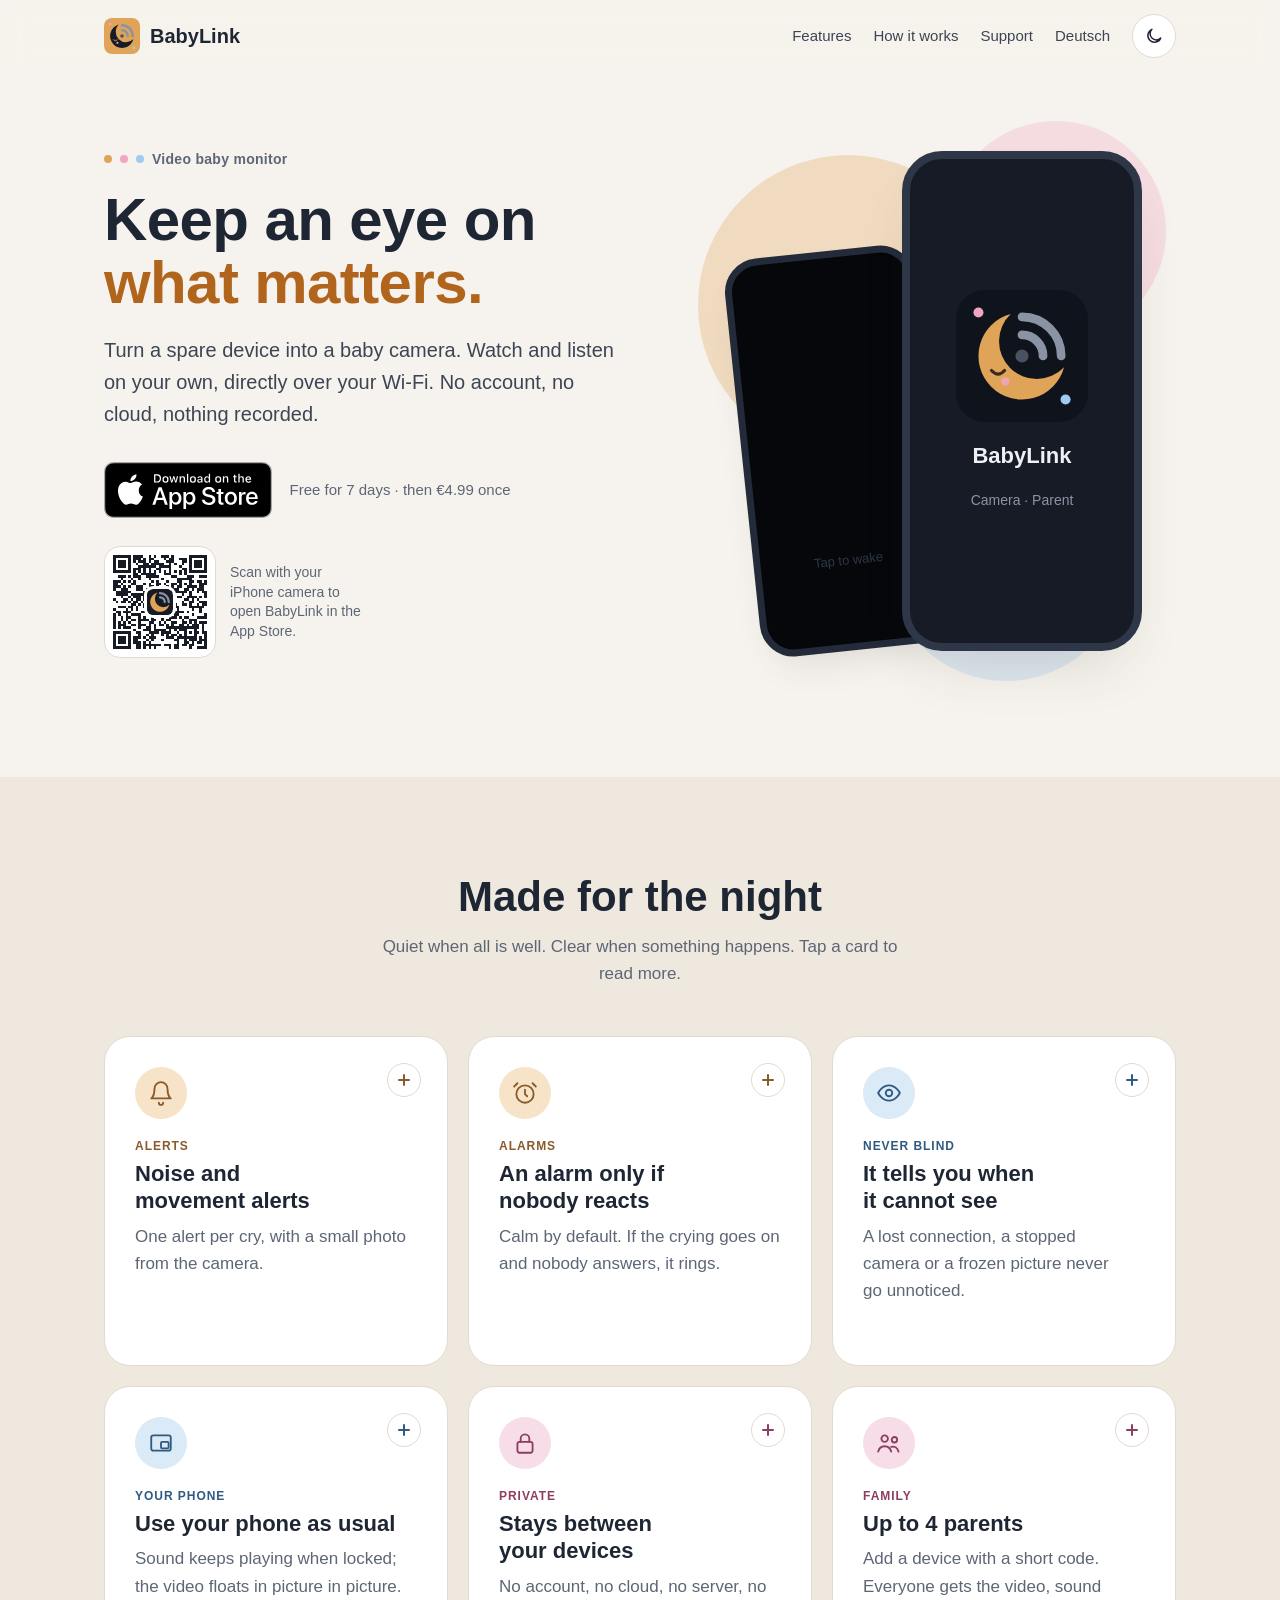
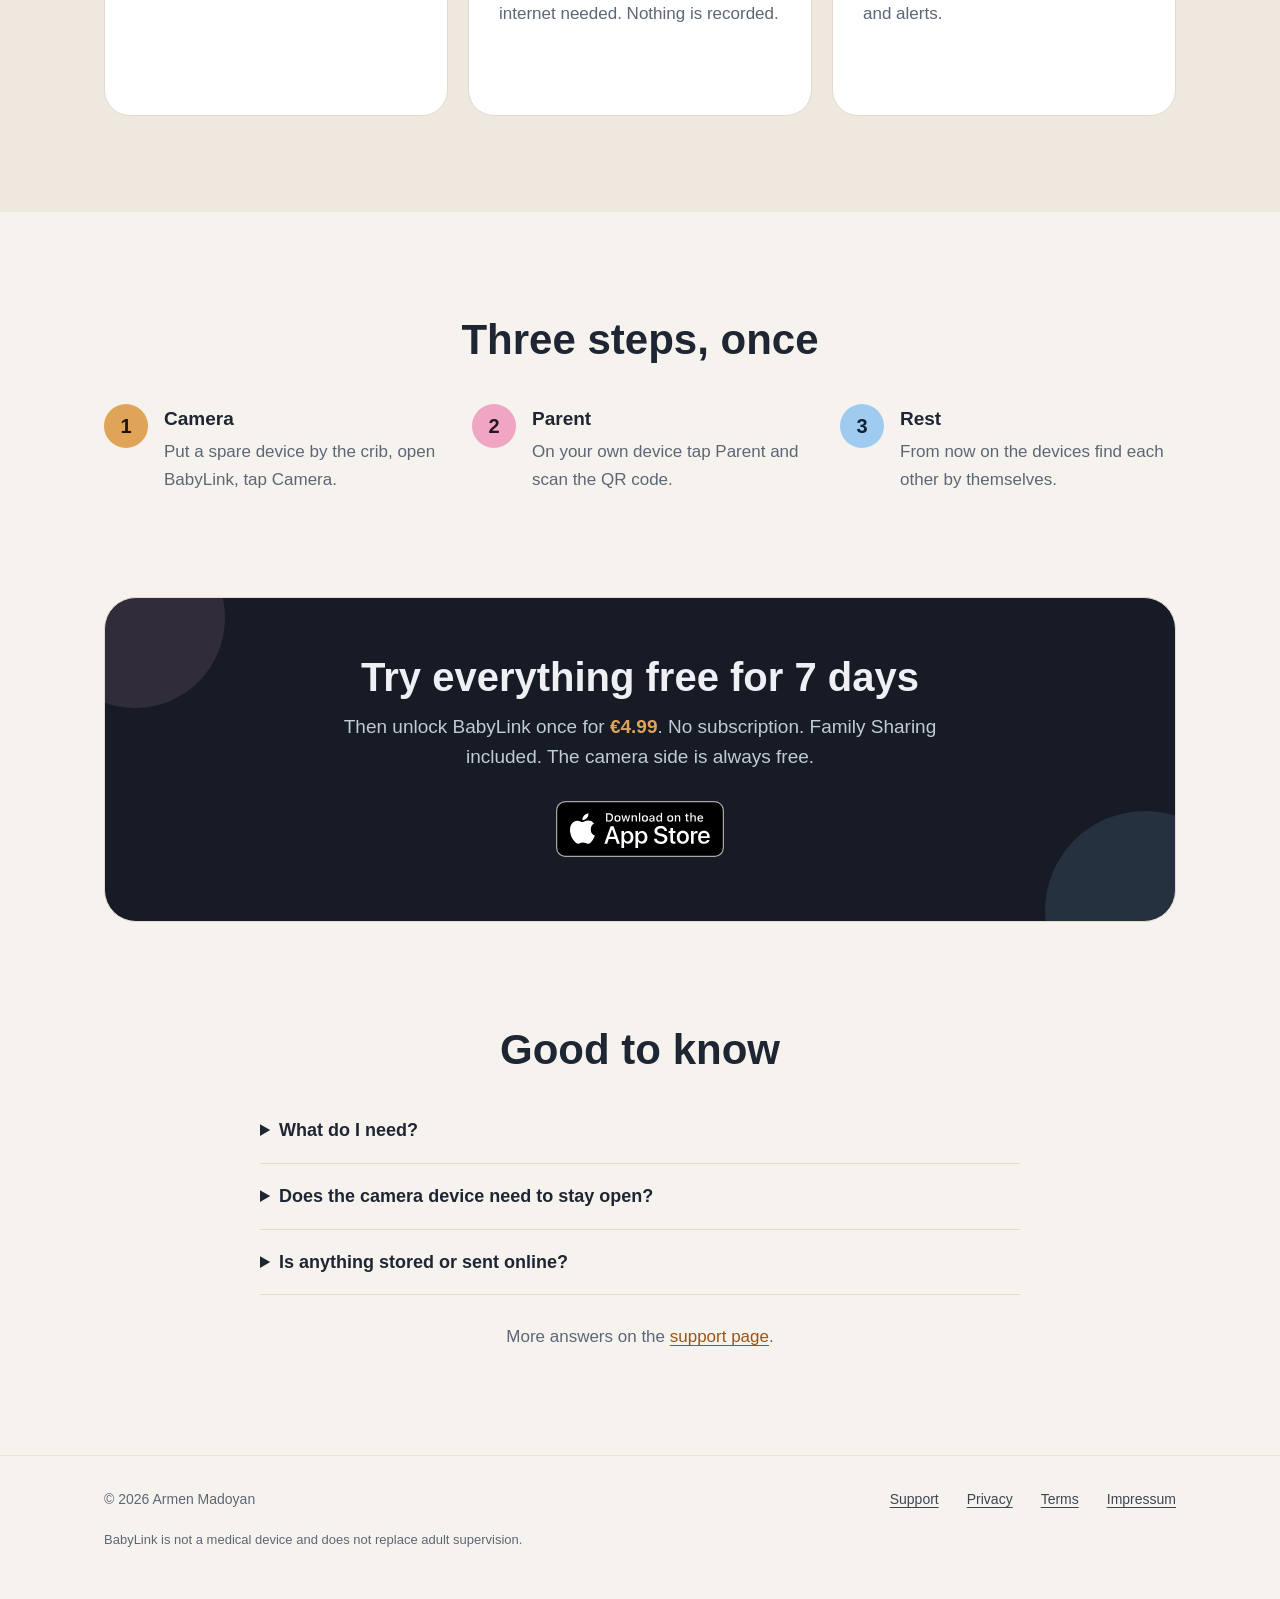
<file: index.html>
<!doctype html>
<html lang="en">
<head>
<meta charset="utf-8">
<meta name="viewport" content="width=device-width,initial-scale=1">
<title>BabyLink: video baby monitor</title>
<meta name="description" content="Turn a spare device into a baby camera. Live video and sound directly over your Wi-Fi. No account, no cloud, nothing recorded.">
<!-- shared:head (copied to the other pages by tools/sync.mjs) -->
<meta name="theme-color" content="#252e3d" media="(prefers-color-scheme: dark)">
<meta name="theme-color" content="#f6f3ee" media="(prefers-color-scheme: light)">
<link rel="icon" href="icon.svg" type="image/svg+xml" media="(prefers-color-scheme: dark)">
<link rel="icon" href="icon-day.svg" type="image/svg+xml" media="(prefers-color-scheme: light)">
<link rel="apple-touch-icon" href="apple-touch-icon.png">
<link rel="stylesheet" href="style.css">
<script>try{var t=localStorage.getItem('babylink.theme');if(t==='light'||t==='dark')document.documentElement.dataset.theme=t}catch(e){}</script>
<!-- /shared:head -->
</head>
<body>

<!-- shared:header -->
<header class="site-header">
  <div class="wrap header-row">
  <a class="brand" href="index.html">
    <svg class="logo-night" viewBox="0 0 100 100" aria-hidden="true"><rect width="100" height="100" rx="22" fill="#161b26"/><circle cx="17" cy="17" r="3.8" fill="#f0a6c2"/><circle cx="83" cy="83" r="3.8" fill="#9fcbf0"/><g transform="translate(50 50) scale(1.1)"><path d="M28.98 7.78 A30 30 0 1 1 -7.78 -28.98 A26 26 0 1 0 28.98 7.78 Z" fill="#e0a458"/><path d="M-21 10 Q-16.5 15 -12 10" fill="none" stroke="#3B2A20" stroke-width="2.2" stroke-linecap="round"/><circle cx="-11.5" cy="17.5" r="2.8" fill="#f0a6c2" opacity="0.85"/><path d="M0 -27 A27 27 0 0 1 27 0 M0 -14.5 A14.5 14.5 0 0 1 14.5 0" fill="none" stroke="#8a93a3" stroke-width="6" stroke-linecap="round"/><circle r="4.5" fill="#4a5160"/></g></svg>
    <svg class="logo-day" viewBox="0 0 100 100" aria-hidden="true"><rect width="100" height="100" rx="22" fill="#e0a458"/><circle cx="17" cy="17" r="3.8" fill="#f0a6c2"/><circle cx="83" cy="83" r="3.8" fill="#9fcbf0"/><g transform="translate(50 50) scale(1.1)"><path d="M28.98 7.78 A30 30 0 1 1 -7.78 -28.98 A26 26 0 1 0 28.98 7.78 Z" fill="#161b26"/><path d="M-21 10 Q-16.5 15 -12 10" fill="none" stroke="#e0a458" stroke-width="2.2" stroke-linecap="round"/><circle cx="-11.5" cy="17.5" r="2.8" fill="#f0a6c2" opacity="0.85"/><path d="M0 -27 A27 27 0 0 1 27 0 M0 -14.5 A14.5 14.5 0 0 1 14.5 0" fill="none" stroke="#8a93a3" stroke-width="6" stroke-linecap="round"/><circle r="4.5" fill="#4a5160"/></g></svg>
    BabyLink
  </a>
  <nav class="site-nav" aria-label="Main">
    <a href="index.html#features">Features</a>
    <a href="index.html#how">How it works</a>
    <a href="support.html">Support</a>
    <a class="lang" href="de/index.html" hreflang="de" lang="de">Deutsch</a>
    <button class="theme-toggle" type="button" aria-label="Switch the theme">
      <svg class="sun" viewBox="0 0 24 24" aria-hidden="true"><circle cx="12" cy="12" r="4"/><path d="M12 2v2M12 20v2M4.9 4.9l1.4 1.4M17.7 17.7l1.4 1.4M2 12h2M20 12h2M4.9 19.1l1.4-1.4M17.7 6.3l1.4-1.4"/></svg>
      <svg class="moon" viewBox="0 0 24 24" aria-hidden="true"><path d="M20 14.5A8 8 0 1 1 9.5 4a6.5 6.5 0 0 0 10.5 10.5z"/></svg>
    </button>
  </nav>
  </div>
</header>
<!-- /shared:header -->

<main>
  <section class="wrap hero" id="top">
    <div class="hero-text">
      <p class="kicker"><span class="dot amber"></span><span class="dot rose"></span><span class="dot sky"></span>Video baby monitor</p>
      <h1>Keep an eye on <span>what matters.</span></h1>
      <p class="lead">Turn a spare device into a baby camera. Watch and listen on your own, directly over your Wi-Fi. No account, no cloud, nothing recorded.</p>
      <div class="cta" style="margin-bottom: 28px">
        <!-- Apple's official badge (toolbox.marketingtools.apple.com), unchanged. -->
        <a class="badge" href="https://apps.apple.com/app/id6830186237"><img src="img/app-store-badge.svg" alt="Download on the App Store" width="168" height="56"></a>
        <span class="price-note">Free for 7 days · then €4.99 once</span>
      </div>
      <!-- The QR code opens BabyLink in the App Store (id 6830186237). -->
      <div class="qr">
        <div class="qr-code">
          <img src="qr-appstore.svg" alt="QR code: BabyLink in the App Store" width="96" height="96">
          <svg class="qr-icon" viewBox="0 0 100 100" aria-hidden="true"><rect width="100" height="100" rx="22" fill="#161b26"/><g transform="translate(50 50) scale(1.25)"><path d="M28.98 7.78 A30 30 0 1 1 -7.78 -28.98 A26 26 0 1 0 28.98 7.78 Z" fill="#e0a458"/><path d="M0 -27 A27 27 0 0 1 27 0 M0 -14.5 A14.5 14.5 0 0 1 14.5 0" fill="none" stroke="#8a93a3" stroke-width="7" stroke-linecap="round"/></g></svg>
        </div>
        <p>Scan with your iPhone camera to open BabyLink in the App Store.</p>
      </div>
    </div>
    <div class="hero-art" aria-hidden="true">
      <div class="glow amber"></div>
      <div class="glow rose"></div>
      <div class="glow sky"></div>
      <!-- Screenshots come later: replace the two phones' content with images. -->
      <div class="phones">
        <div class="phone camera">Tap to wake</div>
        <div class="phone parent">
          <svg viewBox="0 0 100 100"><rect width="100" height="100" rx="22" fill="#0f131c"/><circle cx="17" cy="17" r="3.8" fill="#f0a6c2"/><circle cx="83" cy="83" r="3.8" fill="#9fcbf0"/><g transform="translate(50 50) scale(1.1)"><path d="M28.98 7.78 A30 30 0 1 1 -7.78 -28.98 A26 26 0 1 0 28.98 7.78 Z" fill="#e0a458"/><path d="M-21 10 Q-16.5 15 -12 10" fill="none" stroke="#3B2A20" stroke-width="2.2" stroke-linecap="round"/><circle cx="-11.5" cy="17.5" r="2.8" fill="#f0a6c2" opacity="0.85"/><path d="M0 -27 A27 27 0 0 1 27 0 M0 -14.5 A14.5 14.5 0 0 1 14.5 0" fill="none" stroke="#8a93a3" stroke-width="6" stroke-linecap="round"/><circle r="4.5" fill="#4a5160"/></g></svg>
          <p>BabyLink</p>
          <small>Camera · Parent</small>
        </div>
      </div>
    </div>
  </section>

  <section class="band" id="features">
    <div class="wrap">
      <h2 class="section-title">Made for the night</h2>
      <p class="section-lead">Quiet when all is well. Clear when something happens. Tap a card to read more.</p>
      <div class="tiles">
        <div class="tile amber">
          <button class="tile-toggle" type="button" aria-expanded="false" aria-controls="more-alerts" aria-labelledby="t-alerts">
            <span class="more-sign" aria-hidden="true"><svg viewBox="0 0 16 16"><path d="M8 3v10M3 8h10"/></svg></span>
          </button>
          <div class="tile-icon"><svg viewBox="0 0 24 24" aria-hidden="true"><path d="M6 8a6 6 0 0 1 12 0c0 7 3 9 3 9H3s3-2 3-9"/><path d="M10 21a2 2 0 0 0 4 0"/></svg></div>
          <p class="label">Alerts</p>
          <h3 id="t-alerts">Noise and movement alerts</h3>
          <p class="short">One alert per cry, with a small photo from the camera.</p>
          <div class="detail" id="more-alerts" aria-hidden="true"><p>When a sound lasts long enough, you get one notification for the whole cry, with the last picture from the camera, even on a locked phone. Low reacts only to loud crying, High also to quiet sounds. Movement alerts are off until you turn them on.</p></div>
        </div>

        <div class="tile amber">
          <button class="tile-toggle" type="button" aria-expanded="false" aria-controls="more-alarms" aria-labelledby="t-alarms">
            <span class="more-sign" aria-hidden="true"><svg viewBox="0 0 16 16"><path d="M8 3v10M3 8h10"/></svg></span>
          </button>
          <div class="tile-icon"><svg viewBox="0 0 24 24" aria-hidden="true"><circle cx="12" cy="13" r="8"/><path d="M12 9v4l2 2M5 3L2 6M19 3l3 3"/></svg></div>
          <p class="label">Alarms</p>
          <h3 id="t-alarms">An alarm only if nobody reacts</h3>
          <p class="short">Calm by default. If the crying goes on and nobody answers, it rings.</p>
          <div class="detail" id="more-alarms" aria-hidden="true"><p>If your baby cries for a while, the sound on your phone is off and nobody reacts, an alarm starts: quietly, then louder. It rings even on silent, as loud as your volume allows. One touch stops it. You choose when: after 30 seconds, 1 or 2 minutes.</p></div>
        </div>

        <div class="tile sky">
          <button class="tile-toggle" type="button" aria-expanded="false" aria-controls="more-blind" aria-labelledby="t-blind">
            <span class="more-sign" aria-hidden="true"><svg viewBox="0 0 16 16"><path d="M8 3v10M3 8h10"/></svg></span>
          </button>
          <div class="tile-icon"><svg viewBox="0 0 24 24" aria-hidden="true"><path d="M2 12s3.5-7 10-7 10 7 10 7-3.5 7-10 7S2 12 2 12z"/><circle cx="12" cy="12" r="3"/></svg></div>
          <p class="label">Never blind</p>
          <h3 id="t-blind">It tells you when it cannot see</h3>
          <p class="short">A lost connection, a stopped camera or a frozen picture never go unnoticed.</p>
          <div class="detail" id="more-blind" aria-hidden="true"><p>BabyLink checks all the time that picture and sound really arrive. Wi-Fi gone, camera device locked, picture frozen: you get a notification within about 15 seconds, and an alarm if nobody reacts. It also warns when the camera device&#x27;s battery is low or it gets too warm.</p></div>
        </div>

        <div class="tile sky">
          <button class="tile-toggle" type="button" aria-expanded="false" aria-controls="more-phone" aria-labelledby="t-phone">
            <span class="more-sign" aria-hidden="true"><svg viewBox="0 0 16 16"><path d="M8 3v10M3 8h10"/></svg></span>
          </button>
          <div class="tile-icon"><svg viewBox="0 0 24 24" aria-hidden="true"><rect x="3" y="5" width="18" height="14" rx="2"/><rect x="12" y="11" width="7" height="6" rx="1"/></svg></div>
          <p class="label">Your phone</p>
          <h3 id="t-phone">Use your phone as usual</h3>
          <p class="short">Sound keeps playing when locked; the video floats in picture in picture.</p>
          <div class="detail" id="more-phone" aria-hidden="true"><p>Read, write or watch something else: the video stays in a small window on top, and the sound keeps playing with the screen locked. Alerts arrive as notifications. If BabyLink is closed by mistake, your phone tells you it is not watching any more.</p></div>
        </div>

        <div class="tile rose">
          <button class="tile-toggle" type="button" aria-expanded="false" aria-controls="more-private" aria-labelledby="t-private">
            <span class="more-sign" aria-hidden="true"><svg viewBox="0 0 16 16"><path d="M8 3v10M3 8h10"/></svg></span>
          </button>
          <div class="tile-icon"><svg viewBox="0 0 24 24" aria-hidden="true"><rect x="5" y="11" width="14" height="10" rx="2"/><path d="M8 11V8a4 4 0 0 1 8 0v3"/></svg></div>
          <p class="label">Private</p>
          <h3 id="t-private">Stays between your devices</h3>
          <p class="short">No account, no cloud, no server, no internet needed. Nothing is recorded.</p>
          <div class="detail" id="more-private" aria-hidden="true"><p>Video and sound go straight from one device to the other over your own Wi-Fi, encrypted. Nobody else can watch, not even us: there is no server to send them to. No internet at all? One phone&#x27;s hotspot is enough.</p></div>
        </div>

        <div class="tile rose">
          <button class="tile-toggle" type="button" aria-expanded="false" aria-controls="more-family" aria-labelledby="t-family">
            <span class="more-sign" aria-hidden="true"><svg viewBox="0 0 16 16"><path d="M8 3v10M3 8h10"/></svg></span>
          </button>
          <div class="tile-icon"><svg viewBox="0 0 24 24" aria-hidden="true"><circle cx="8" cy="8" r="3"/><circle cx="17" cy="9" r="2.5"/><path d="M2 20c.8-3.5 3.2-5 6-5s5.2 1.5 6 5M14 15.5c2.7-.6 5.8.6 6.8 4.5"/></svg></div>
          <p class="label">Family</p>
          <h3 id="t-family">Up to 4 parents</h3>
          <p class="short">Add a device with a short code. Everyone gets the video, sound and alerts.</p>
          <div class="detail" id="more-family" aria-hidden="true"><p>Up to four parent devices watch one camera, each with its own sound and alerts. A new device joins with a short code that works once, for 10 minutes. Any device can rename or remove the others, and two devices can swap camera and parent.</p></div>
        </div>

      </div>
    </div>
  </section>

  <section class="wrap section" id="how">
    <h2 class="section-title">Three steps, once</h2>
    <ol class="steps">
      <li><span class="num amber">1</span><span><strong>Camera</strong><span>Put a spare device by the crib, open BabyLink, tap Camera.</span></span></li>
      <li><span class="num rose">2</span><span><strong>Parent</strong><span>On your own device tap Parent and scan the QR code.</span></span></li>
      <li><span class="num sky">3</span><span><strong>Rest</strong><span>From now on the devices find each other by themselves.</span></span></li>
    </ol>
  </section>

  <section class="wrap section" id="price">
    <div class="price">
      <div class="glow rose" aria-hidden="true"></div>
      <div class="glow sky" aria-hidden="true"></div>
      <h2>Try everything free for 7 days</h2>
      <p>Then unlock BabyLink once for <strong>€4.99</strong>. No subscription. Family Sharing included. The camera side is always free.</p>
      <a class="badge" href="https://apps.apple.com/app/id6830186237"><img src="img/app-store-badge.svg" alt="Download on the App Store" width="168" height="56"></a>
    </div>
  </section>

  <section class="wrap section">
    <div class="faq">
      <h2 class="section-title" style="margin-bottom: 24px">Good to know</h2>
      <details class="q">
        <summary>What do I need?</summary>
        <p>Two or more devices with BabyLink on the same Wi-Fi, or on one phone's hotspot.</p>
      </details>
      <details class="q">
        <summary>Does the camera device need to stay open?</summary>
        <p>Yes. The camera stops when the device is locked, so BabyLink keeps it open and dims its screen to black. Put it on a charger for the night.</p>
      </details>
      <details class="q">
        <summary>Is anything stored or sent online?</summary>
        <p>No. There is no server and nothing is recorded. Read the <a href="privacy.html">Privacy Policy</a>.</p>
      </details>
      <p class="more">More answers on the <a href="support.html">support page</a>.</p>
    </div>
  </section>
</main>

<!-- shared:footer -->
<footer class="site-footer">
  <div class="wrap">
    <span class="copy">© 2026 Armen Madoyan</span>
    <a href="support.html">Support</a>
    <a href="privacy.html">Privacy</a>
    <a href="terms.html">Terms</a>
    <a href="impressum.html">Impressum</a>
    <p class="note">BabyLink is not a medical device and does not replace adult supervision.</p>
  </div>
</footer>
<script src="site.js"></script>
<!-- /shared:footer -->

</body>
</html>
</file>
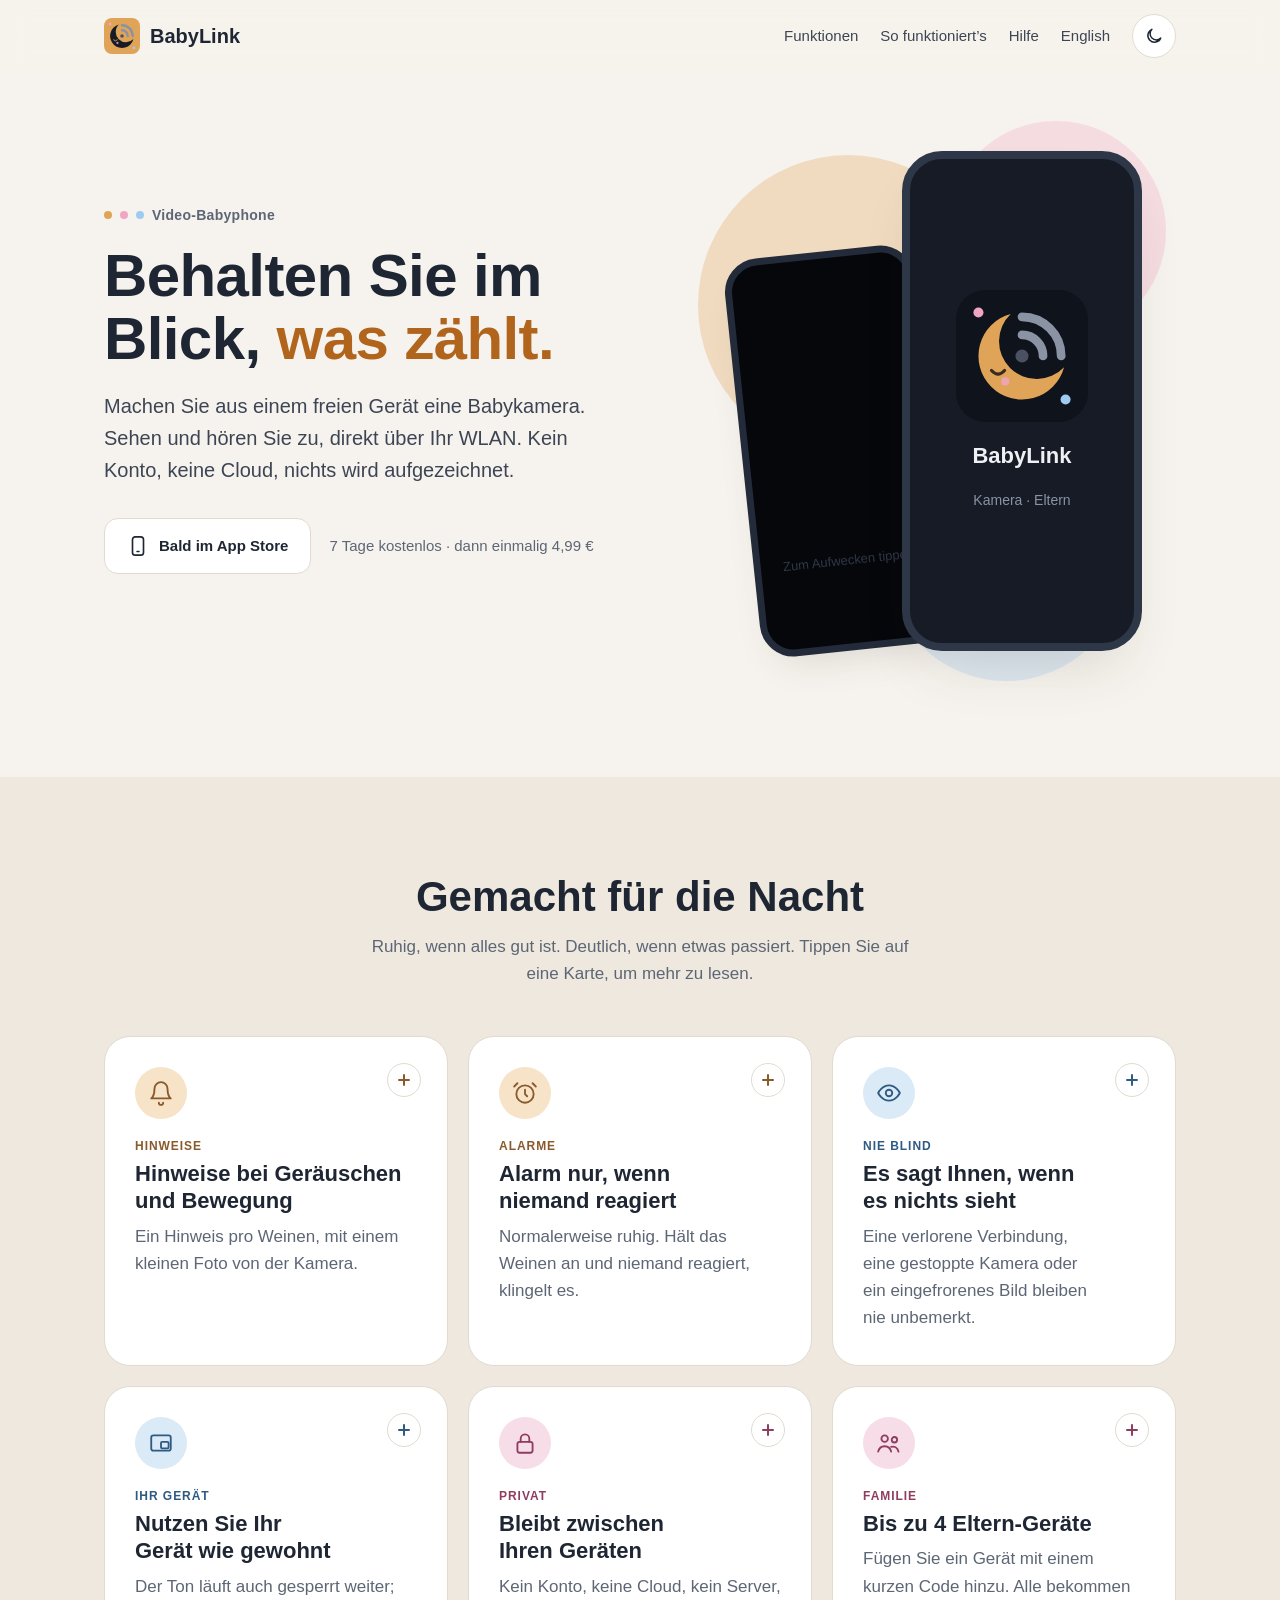
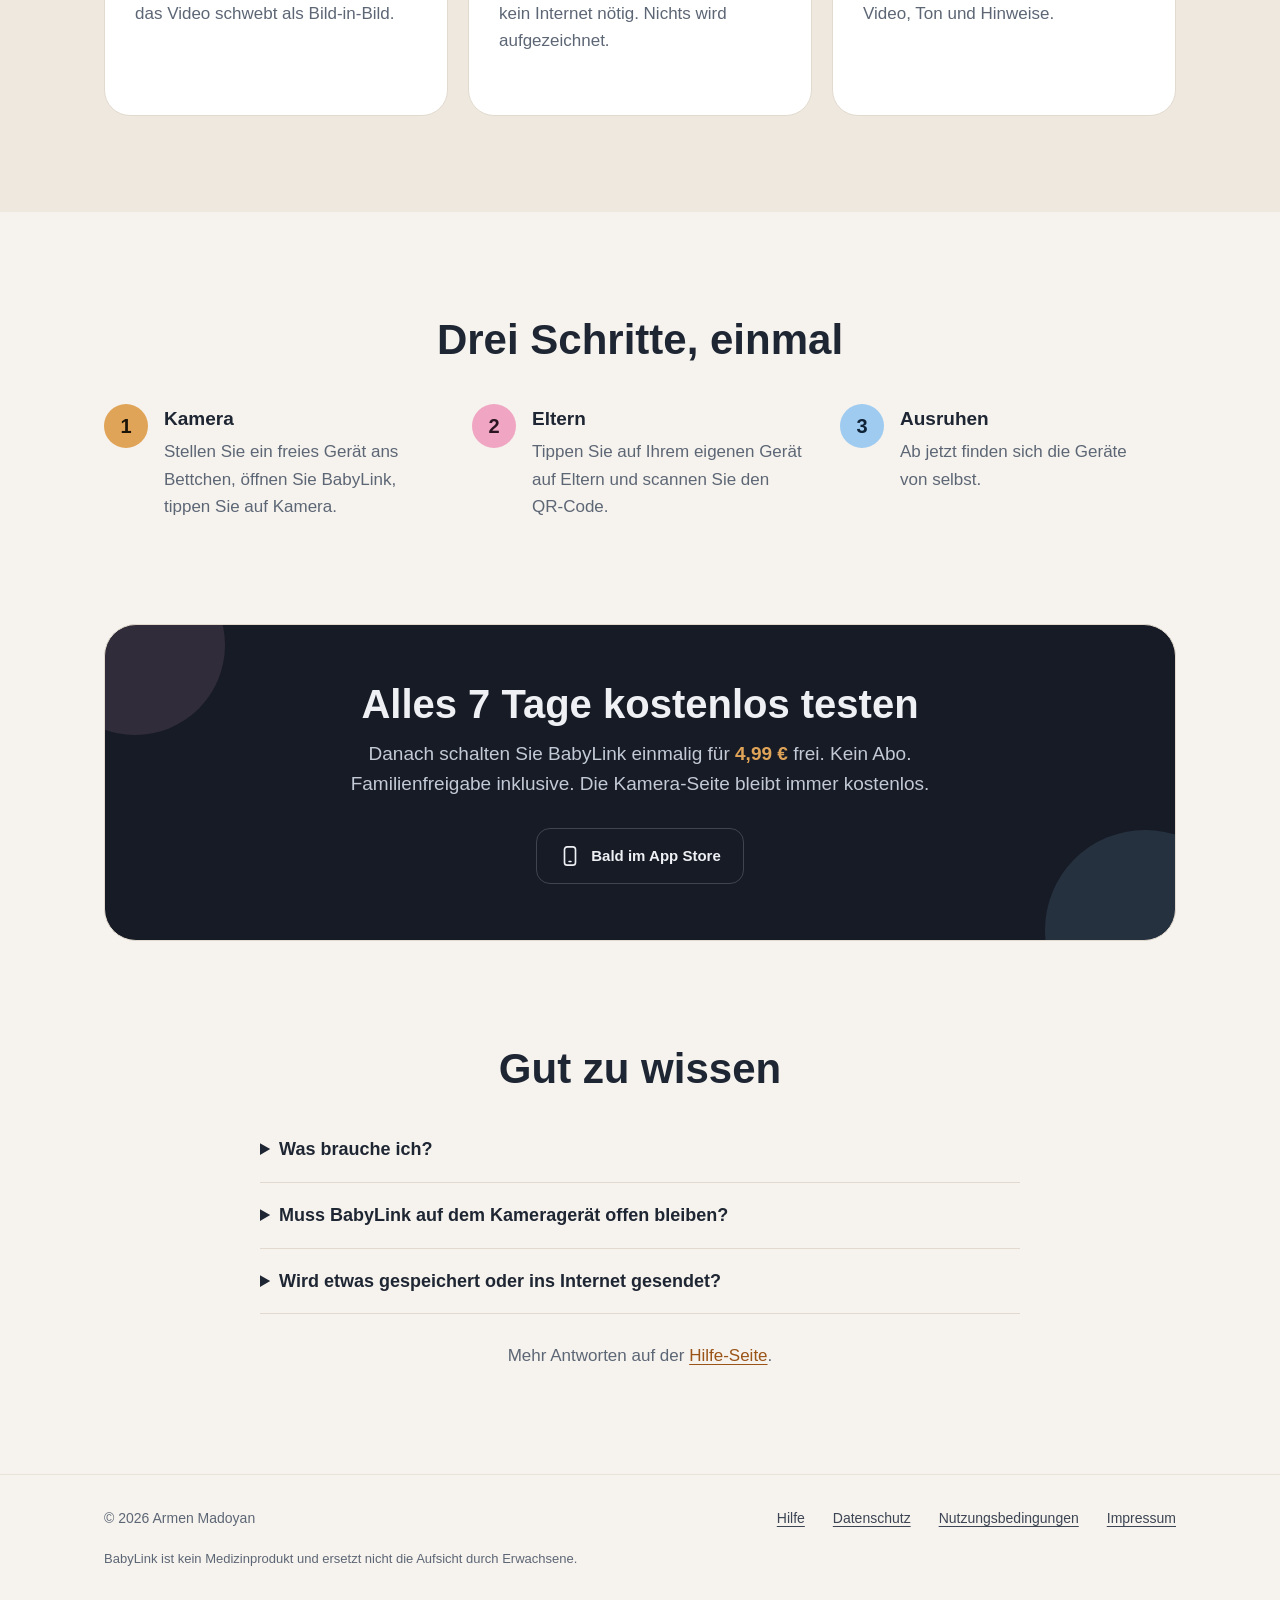
<file: de/index.html>
<!doctype html>
<html lang="de">
<head>
<meta charset="utf-8">
<meta name="viewport" content="width=device-width,initial-scale=1">
<title>BabyLink: Video-Babyphone</title>
<meta name="description" content="Machen Sie aus einem freien Gerät eine Babykamera. Live-Video und Ton direkt über Ihr WLAN. Kein Konto, keine Cloud, nichts wird aufgezeichnet.">
<!-- shared:head (copied to the other German pages by tools/sync.mjs) -->
<meta name="theme-color" content="#252e3d" media="(prefers-color-scheme: dark)">
<meta name="theme-color" content="#f6f3ee" media="(prefers-color-scheme: light)">
<link rel="icon" href="../icon.svg" type="image/svg+xml" media="(prefers-color-scheme: dark)">
<link rel="icon" href="../icon-day.svg" type="image/svg+xml" media="(prefers-color-scheme: light)">
<link rel="apple-touch-icon" href="../apple-touch-icon.png">
<link rel="stylesheet" href="../style.css">
<script>try{var t=localStorage.getItem('babylink.theme');if(t==='light'||t==='dark')document.documentElement.dataset.theme=t}catch(e){}</script>
<!-- /shared:head -->
</head>
<body>

<!-- shared:header -->
<header class="site-header">
  <div class="wrap header-row">
  <a class="brand" href="index.html">
    <svg class="logo-night" viewBox="0 0 100 100" aria-hidden="true"><rect width="100" height="100" rx="22" fill="#161b26"/><circle cx="17" cy="17" r="3.8" fill="#f0a6c2"/><circle cx="83" cy="83" r="3.8" fill="#9fcbf0"/><g transform="translate(50 50) scale(1.1)"><path d="M28.98 7.78 A30 30 0 1 1 -7.78 -28.98 A26 26 0 1 0 28.98 7.78 Z" fill="#e0a458"/><path d="M-21 10 Q-16.5 15 -12 10" fill="none" stroke="#3B2A20" stroke-width="2.2" stroke-linecap="round"/><circle cx="-11.5" cy="17.5" r="2.8" fill="#f0a6c2" opacity="0.85"/><path d="M0 -27 A27 27 0 0 1 27 0 M0 -14.5 A14.5 14.5 0 0 1 14.5 0" fill="none" stroke="#8a93a3" stroke-width="6" stroke-linecap="round"/><circle r="4.5" fill="#4a5160"/></g></svg>
    <svg class="logo-day" viewBox="0 0 100 100" aria-hidden="true"><rect width="100" height="100" rx="22" fill="#e0a458"/><circle cx="17" cy="17" r="3.8" fill="#f0a6c2"/><circle cx="83" cy="83" r="3.8" fill="#9fcbf0"/><g transform="translate(50 50) scale(1.1)"><path d="M28.98 7.78 A30 30 0 1 1 -7.78 -28.98 A26 26 0 1 0 28.98 7.78 Z" fill="#161b26"/><path d="M-21 10 Q-16.5 15 -12 10" fill="none" stroke="#e0a458" stroke-width="2.2" stroke-linecap="round"/><circle cx="-11.5" cy="17.5" r="2.8" fill="#f0a6c2" opacity="0.85"/><path d="M0 -27 A27 27 0 0 1 27 0 M0 -14.5 A14.5 14.5 0 0 1 14.5 0" fill="none" stroke="#8a93a3" stroke-width="6" stroke-linecap="round"/><circle r="4.5" fill="#4a5160"/></g></svg>
    BabyLink
  </a>
  <nav class="site-nav" aria-label="Hauptmenü">
    <a href="index.html#features">Funktionen</a>
    <a href="index.html#how">So funktioniert’s</a>
    <a href="support.html">Hilfe</a>
    <a class="lang" href="../index.html" hreflang="en" lang="en">English</a>
    <button class="theme-toggle" type="button" aria-label="Design wechseln">
      <svg class="sun" viewBox="0 0 24 24" aria-hidden="true"><circle cx="12" cy="12" r="4"/><path d="M12 2v2M12 20v2M4.9 4.9l1.4 1.4M17.7 17.7l1.4 1.4M2 12h2M20 12h2M4.9 19.1l1.4-1.4M17.7 6.3l1.4-1.4"/></svg>
      <svg class="moon" viewBox="0 0 24 24" aria-hidden="true"><path d="M20 14.5A8 8 0 1 1 9.5 4a6.5 6.5 0 0 0 10.5 10.5z"/></svg>
    </button>
  </nav>
  </div>
</header>
<!-- /shared:header -->

<main>
  <section class="wrap hero" id="top">
    <div class="hero-text">
      <p class="kicker"><span class="dot amber"></span><span class="dot rose"></span><span class="dot sky"></span>Video-Babyphone</p>
      <h1>Behalten Sie im Blick, <span>was zählt.</span></h1>
      <p class="lead">Machen Sie aus einem freien Gerät eine Babykamera. Sehen und hören Sie zu, direkt über Ihr WLAN. Kein Konto, keine Cloud, nichts wird aufgezeichnet.</p>
      <div class="cta" style="margin-bottom: 28px">
        <!-- After the release: replace this with the App Store badge (German) linking to the app. -->
        <span class="store"><svg viewBox="0 0 24 24" fill="none" stroke="currentColor" stroke-width="1.8" stroke-linecap="round" stroke-linejoin="round" aria-hidden="true"><rect x="6" y="2" width="12" height="20" rx="3"/><path d="M11 18h2"/></svg>Bald im App Store</span>
        <span class="price-note">7 Tage kostenlos · dann einmalig 4,99 €</span>
      </div>
      <!-- The QR code opens BabyLink in the App Store (id 6830186237). Hidden until the release:
           remove "hidden" on the day BabyLink is in the App Store. -->
      <div class="qr" hidden>
        <div class="qr-code">
          <img src="../qr-appstore.svg" alt="QR-Code: BabyLink im App Store" width="96" height="96">
          <svg class="qr-icon" viewBox="0 0 100 100" aria-hidden="true"><rect width="100" height="100" rx="22" fill="#161b26"/><g transform="translate(50 50) scale(1.25)"><path d="M28.98 7.78 A30 30 0 1 1 -7.78 -28.98 A26 26 0 1 0 28.98 7.78 Z" fill="#e0a458"/><path d="M0 -27 A27 27 0 0 1 27 0 M0 -14.5 A14.5 14.5 0 0 1 14.5 0" fill="none" stroke="#8a93a3" stroke-width="7" stroke-linecap="round"/></g></svg>
        </div>
        <p>Scannen Sie den Code mit der iPhone-Kamera, um BabyLink im App Store zu öffnen.</p>
      </div>
    </div>
    <div class="hero-art" aria-hidden="true">
      <div class="glow amber"></div>
      <div class="glow rose"></div>
      <div class="glow sky"></div>
      <!-- Screenshots come later: replace the two phones' content with images. -->
      <div class="phones">
        <div class="phone camera">Zum Aufwecken tippen</div>
        <div class="phone parent">
          <svg viewBox="0 0 100 100"><rect width="100" height="100" rx="22" fill="#0f131c"/><circle cx="17" cy="17" r="3.8" fill="#f0a6c2"/><circle cx="83" cy="83" r="3.8" fill="#9fcbf0"/><g transform="translate(50 50) scale(1.1)"><path d="M28.98 7.78 A30 30 0 1 1 -7.78 -28.98 A26 26 0 1 0 28.98 7.78 Z" fill="#e0a458"/><path d="M-21 10 Q-16.5 15 -12 10" fill="none" stroke="#3B2A20" stroke-width="2.2" stroke-linecap="round"/><circle cx="-11.5" cy="17.5" r="2.8" fill="#f0a6c2" opacity="0.85"/><path d="M0 -27 A27 27 0 0 1 27 0 M0 -14.5 A14.5 14.5 0 0 1 14.5 0" fill="none" stroke="#8a93a3" stroke-width="6" stroke-linecap="round"/><circle r="4.5" fill="#4a5160"/></g></svg>
          <p>BabyLink</p>
          <small>Kamera · Eltern</small>
        </div>
      </div>
    </div>
  </section>

  <section class="band" id="features">
    <div class="wrap">
      <h2 class="section-title">Gemacht für die Nacht</h2>
      <p class="section-lead">Ruhig, wenn alles gut ist. Deutlich, wenn etwas passiert. Tippen Sie auf eine Karte, um mehr zu lesen.</p>
      <div class="tiles">
        <div class="tile amber">
          <button class="tile-toggle" type="button" aria-expanded="false" aria-controls="more-alerts" aria-labelledby="t-alerts">
            <span class="more-sign" aria-hidden="true"><svg viewBox="0 0 16 16"><path d="M8 3v10M3 8h10"/></svg></span>
          </button>
          <div class="tile-icon"><svg viewBox="0 0 24 24" aria-hidden="true"><path d="M6 8a6 6 0 0 1 12 0c0 7 3 9 3 9H3s3-2 3-9"/><path d="M10 21a2 2 0 0 0 4 0"/></svg></div>
          <p class="label">Hinweise</p>
          <h3 id="t-alerts">Hinweise bei Geräuschen und Bewegung</h3>
          <p class="short">Ein Hinweis pro Weinen, mit einem kleinen Foto von der Kamera.</p>
          <div class="detail" id="more-alerts" aria-hidden="true"><p>Hält ein Geräusch lange genug an, bekommen Sie eine Mitteilung für das ganze Weinen, mit dem letzten Bild der Kamera, auch auf dem gesperrten Gerät. Niedrig reagiert nur auf lautes Weinen, Hoch auch auf leise Geräusche. Bewegungshinweise sind aus, bis Sie sie einschalten.</p></div>
        </div>

        <div class="tile amber">
          <button class="tile-toggle" type="button" aria-expanded="false" aria-controls="more-alarms" aria-labelledby="t-alarms">
            <span class="more-sign" aria-hidden="true"><svg viewBox="0 0 16 16"><path d="M8 3v10M3 8h10"/></svg></span>
          </button>
          <div class="tile-icon"><svg viewBox="0 0 24 24" aria-hidden="true"><circle cx="12" cy="13" r="8"/><path d="M12 9v4l2 2M5 3L2 6M19 3l3 3"/></svg></div>
          <p class="label">Alarme</p>
          <h3 id="t-alarms">Alarm nur, wenn niemand reagiert</h3>
          <p class="short">Normalerweise ruhig. Hält das Weinen an und niemand reagiert, klingelt es.</p>
          <div class="detail" id="more-alarms" aria-hidden="true"><p>Weint Ihr Baby eine Weile, ist der Ton auf Ihrem Gerät aus und niemand reagiert, startet ein Alarm: erst leise, dann lauter. Er klingelt auch im Stummmodus, so laut, wie Ihre Lautstärke es erlaubt. Eine Berührung stoppt ihn. Sie wählen, wann: nach 30 Sekunden, 1 oder 2 Minuten.</p></div>
        </div>

        <div class="tile sky">
          <button class="tile-toggle" type="button" aria-expanded="false" aria-controls="more-blind" aria-labelledby="t-blind">
            <span class="more-sign" aria-hidden="true"><svg viewBox="0 0 16 16"><path d="M8 3v10M3 8h10"/></svg></span>
          </button>
          <div class="tile-icon"><svg viewBox="0 0 24 24" aria-hidden="true"><path d="M2 12s3.5-7 10-7 10 7 10 7-3.5 7-10 7S2 12 2 12z"/><circle cx="12" cy="12" r="3"/></svg></div>
          <p class="label">Nie blind</p>
          <h3 id="t-blind">Es sagt Ihnen, wenn es nichts sieht</h3>
          <p class="short">Eine verlorene Verbindung, eine gestoppte Kamera oder ein eingefrorenes Bild bleiben nie unbemerkt.</p>
          <div class="detail" id="more-blind" aria-hidden="true"><p>BabyLink prüft ständig, ob Bild und Ton wirklich ankommen. WLAN weg, Kameragerät gesperrt, Bild eingefroren: Sie bekommen nach etwa 15 Sekunden eine Mitteilung und einen Alarm, wenn niemand reagiert. Es warnt auch, wenn der Akku des Kamerageräts schwach ist oder es zu warm wird.</p></div>
        </div>

        <div class="tile sky">
          <button class="tile-toggle" type="button" aria-expanded="false" aria-controls="more-phone" aria-labelledby="t-phone">
            <span class="more-sign" aria-hidden="true"><svg viewBox="0 0 16 16"><path d="M8 3v10M3 8h10"/></svg></span>
          </button>
          <div class="tile-icon"><svg viewBox="0 0 24 24" aria-hidden="true"><rect x="3" y="5" width="18" height="14" rx="2"/><rect x="12" y="11" width="7" height="6" rx="1"/></svg></div>
          <p class="label">Ihr Gerät</p>
          <h3 id="t-phone">Nutzen Sie Ihr Gerät wie gewohnt</h3>
          <p class="short">Der Ton läuft auch gesperrt weiter; das Video schwebt als Bild-in-Bild.</p>
          <div class="detail" id="more-phone" aria-hidden="true"><p>Lesen, schreiben oder schauen Sie etwas anderes: Das Video bleibt in einem kleinen Fenster obenauf, und der Ton läuft bei gesperrtem Bildschirm weiter. Hinweise kommen als Mitteilungen. Wird BabyLink aus Versehen geschlossen, sagt Ihnen Ihr Gerät, dass es nicht mehr aufpasst.</p></div>
        </div>

        <div class="tile rose">
          <button class="tile-toggle" type="button" aria-expanded="false" aria-controls="more-private" aria-labelledby="t-private">
            <span class="more-sign" aria-hidden="true"><svg viewBox="0 0 16 16"><path d="M8 3v10M3 8h10"/></svg></span>
          </button>
          <div class="tile-icon"><svg viewBox="0 0 24 24" aria-hidden="true"><rect x="5" y="11" width="14" height="10" rx="2"/><path d="M8 11V8a4 4 0 0 1 8 0v3"/></svg></div>
          <p class="label">Privat</p>
          <h3 id="t-private">Bleibt zwischen Ihren Geräten</h3>
          <p class="short">Kein Konto, keine Cloud, kein Server, kein Internet nötig. Nichts wird aufgezeichnet.</p>
          <div class="detail" id="more-private" aria-hidden="true"><p>Video und Ton gehen verschlüsselt direkt von einem Gerät zum anderen, über Ihr eigenes WLAN. Niemand sonst kann zusehen, auch wir nicht: Es gibt keinen Server, an den sie gehen könnten. Gar kein Internet? Der Hotspot eines Geräts reicht.</p></div>
        </div>

        <div class="tile rose">
          <button class="tile-toggle" type="button" aria-expanded="false" aria-controls="more-family" aria-labelledby="t-family">
            <span class="more-sign" aria-hidden="true"><svg viewBox="0 0 16 16"><path d="M8 3v10M3 8h10"/></svg></span>
          </button>
          <div class="tile-icon"><svg viewBox="0 0 24 24" aria-hidden="true"><circle cx="8" cy="8" r="3"/><circle cx="17" cy="9" r="2.5"/><path d="M2 20c.8-3.5 3.2-5 6-5s5.2 1.5 6 5M14 15.5c2.7-.6 5.8.6 6.8 4.5"/></svg></div>
          <p class="label">Familie</p>
          <h3 id="t-family">Bis zu 4 Eltern-Geräte</h3>
          <p class="short">Fügen Sie ein Gerät mit einem kurzen Code hinzu. Alle bekommen Video, Ton und Hinweise.</p>
          <div class="detail" id="more-family" aria-hidden="true"><p>Bis zu vier Eltern-Geräte schauen auf eine Kamera, jedes mit eigenem Ton und eigenen Hinweisen. Ein neues Gerät kommt mit einem kurzen Code dazu, der einmal und 10 Minuten lang gilt. Jedes Gerät kann die anderen umbenennen oder entfernen, und zwei Geräte können Kamera und Eltern tauschen.</p></div>
        </div>

      </div>
    </div>
  </section>

  <section class="wrap section" id="how">
    <h2 class="section-title">Drei Schritte, einmal</h2>
    <ol class="steps">
      <li><span class="num amber">1</span><span><strong>Kamera</strong><span>Stellen Sie ein freies Gerät ans Bettchen, öffnen Sie BabyLink, tippen Sie auf Kamera.</span></span></li>
      <li><span class="num rose">2</span><span><strong>Eltern</strong><span>Tippen Sie auf Ihrem eigenen Gerät auf Eltern und scannen Sie den QR-Code.</span></span></li>
      <li><span class="num sky">3</span><span><strong>Ausruhen</strong><span>Ab jetzt finden sich die Geräte von selbst.</span></span></li>
    </ol>
  </section>

  <section class="wrap section" id="price">
    <div class="price">
      <div class="glow rose" aria-hidden="true"></div>
      <div class="glow sky" aria-hidden="true"></div>
      <h2>Alles 7 Tage kostenlos testen</h2>
      <p>Danach schalten Sie BabyLink einmalig für <strong>4,99 €</strong> frei. Kein Abo. Familienfreigabe inklusive. Die Kamera-Seite bleibt immer kostenlos.</p>
      <span class="store"><svg viewBox="0 0 24 24" fill="none" stroke="currentColor" stroke-width="1.8" stroke-linecap="round" stroke-linejoin="round" aria-hidden="true"><rect x="6" y="2" width="12" height="20" rx="3"/><path d="M11 18h2"/></svg>Bald im App Store</span>
    </div>
  </section>

  <section class="wrap section">
    <div class="faq">
      <h2 class="section-title" style="margin-bottom: 24px">Gut zu wissen</h2>
      <details class="q">
        <summary>Was brauche ich?</summary>
        <p>Zwei oder mehr Geräte mit BabyLink im selben WLAN oder im Hotspot eines der Geräte.</p>
      </details>
      <details class="q">
        <summary>Muss BabyLink auf dem Kameragerät offen bleiben?</summary>
        <p>Ja. Die Kamera stoppt, wenn das Gerät gesperrt wird. Deshalb hält BabyLink es offen und dunkelt den Bildschirm bis auf Schwarz ab. Hängen Sie es nachts ans Ladegerät.</p>
      </details>
      <details class="q">
        <summary>Wird etwas gespeichert oder ins Internet gesendet?</summary>
        <p>Nein. Es gibt keinen Server, und nichts wird aufgezeichnet. Mehr in der <a href="privacy.html">Datenschutzerklärung</a>.</p>
      </details>
      <p class="more">Mehr Antworten auf der <a href="support.html">Hilfe-Seite</a>.</p>
    </div>
  </section>
</main>

<!-- shared:footer -->
<footer class="site-footer">
  <div class="wrap">
    <span class="copy">© 2026 Armen Madoyan</span>
    <a href="support.html">Hilfe</a>
    <a href="privacy.html">Datenschutz</a>
    <a href="terms.html">Nutzungsbedingungen</a>
    <a href="../impressum.html">Impressum</a>
    <p class="note">BabyLink ist kein Medizinprodukt und ersetzt nicht die Aufsicht durch Erwachsene.</p>
  </div>
</footer>
<script src="../site.js"></script>
<!-- /shared:footer -->

</body>
</html>
</file>
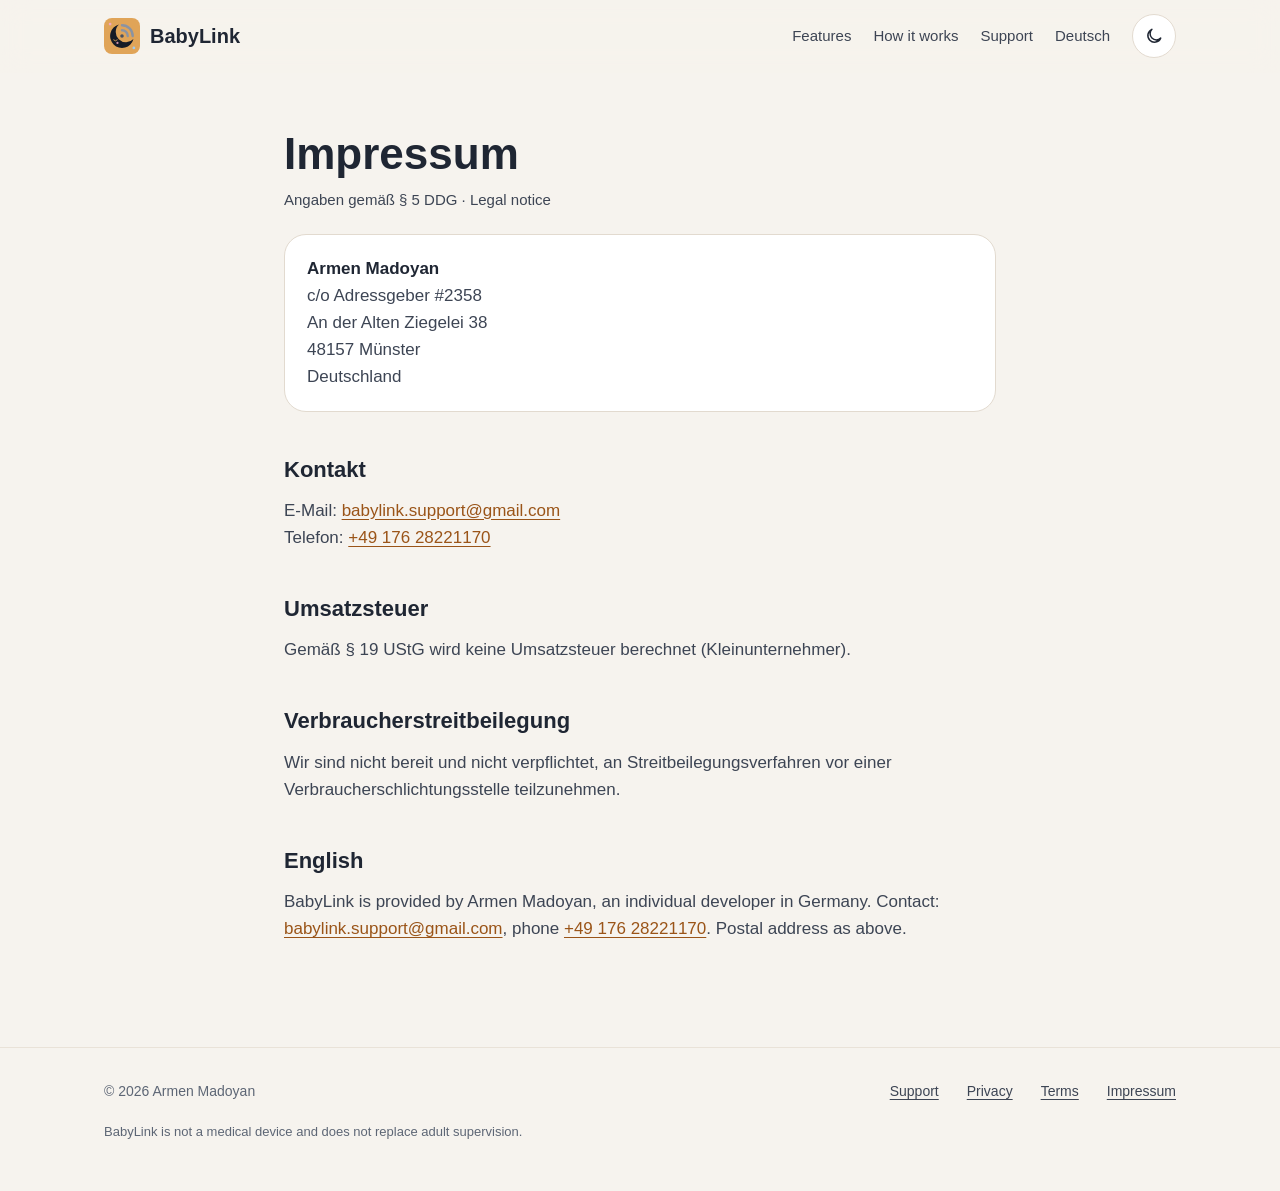
<file: impressum.html>
<!doctype html>
<html lang="en">
<head>
<meta charset="utf-8">
<meta name="viewport" content="width=device-width,initial-scale=1">
<title>BabyLink Impressum</title>
<!-- shared:head (copied to the other pages by tools/sync.mjs) -->
<meta name="theme-color" content="#252e3d" media="(prefers-color-scheme: dark)">
<meta name="theme-color" content="#f6f3ee" media="(prefers-color-scheme: light)">
<link rel="icon" href="icon.svg" type="image/svg+xml" media="(prefers-color-scheme: dark)">
<link rel="icon" href="icon-day.svg" type="image/svg+xml" media="(prefers-color-scheme: light)">
<link rel="apple-touch-icon" href="apple-touch-icon.png">
<link rel="stylesheet" href="style.css">
<script>try{var t=localStorage.getItem('babylink.theme');if(t==='light'||t==='dark')document.documentElement.dataset.theme=t}catch(e){}</script>
<!-- /shared:head -->
</head>
<body>

<!-- shared:header -->
<header class="site-header">
  <div class="wrap header-row">
  <a class="brand" href="index.html">
    <svg class="logo-night" viewBox="0 0 100 100" aria-hidden="true"><rect width="100" height="100" rx="22" fill="#161b26"/><circle cx="17" cy="17" r="3.8" fill="#f0a6c2"/><circle cx="83" cy="83" r="3.8" fill="#9fcbf0"/><g transform="translate(50 50) scale(1.1)"><path d="M28.98 7.78 A30 30 0 1 1 -7.78 -28.98 A26 26 0 1 0 28.98 7.78 Z" fill="#e0a458"/><path d="M-21 10 Q-16.5 15 -12 10" fill="none" stroke="#3B2A20" stroke-width="2.2" stroke-linecap="round"/><circle cx="-11.5" cy="17.5" r="2.8" fill="#f0a6c2" opacity="0.85"/><path d="M0 -27 A27 27 0 0 1 27 0 M0 -14.5 A14.5 14.5 0 0 1 14.5 0" fill="none" stroke="#8a93a3" stroke-width="6" stroke-linecap="round"/><circle r="4.5" fill="#4a5160"/></g></svg>
    <svg class="logo-day" viewBox="0 0 100 100" aria-hidden="true"><rect width="100" height="100" rx="22" fill="#e0a458"/><circle cx="17" cy="17" r="3.8" fill="#f0a6c2"/><circle cx="83" cy="83" r="3.8" fill="#9fcbf0"/><g transform="translate(50 50) scale(1.1)"><path d="M28.98 7.78 A30 30 0 1 1 -7.78 -28.98 A26 26 0 1 0 28.98 7.78 Z" fill="#161b26"/><path d="M-21 10 Q-16.5 15 -12 10" fill="none" stroke="#e0a458" stroke-width="2.2" stroke-linecap="round"/><circle cx="-11.5" cy="17.5" r="2.8" fill="#f0a6c2" opacity="0.85"/><path d="M0 -27 A27 27 0 0 1 27 0 M0 -14.5 A14.5 14.5 0 0 1 14.5 0" fill="none" stroke="#8a93a3" stroke-width="6" stroke-linecap="round"/><circle r="4.5" fill="#4a5160"/></g></svg>
    BabyLink
  </a>
  <nav class="site-nav" aria-label="Main">
    <a href="index.html#features">Features</a>
    <a href="index.html#how">How it works</a>
    <a href="support.html">Support</a>
    <a class="lang" href="de/index.html" hreflang="de" lang="de">Deutsch</a>
    <button class="theme-toggle" type="button" aria-label="Switch the theme">
      <svg class="sun" viewBox="0 0 24 24" aria-hidden="true"><circle cx="12" cy="12" r="4"/><path d="M12 2v2M12 20v2M4.9 4.9l1.4 1.4M17.7 17.7l1.4 1.4M2 12h2M20 12h2M4.9 19.1l1.4-1.4M17.7 6.3l1.4-1.4"/></svg>
      <svg class="moon" viewBox="0 0 24 24" aria-hidden="true"><path d="M20 14.5A8 8 0 1 1 9.5 4a6.5 6.5 0 0 0 10.5 10.5z"/></svg>
    </button>
  </nav>
  </div>
</header>
<!-- /shared:header -->

<main class="doc">
<h1>Impressum</h1>
<p class="muted">Angaben gemäß § 5 DDG · Legal notice</p>
<div class="box"><p><strong>Armen Madoyan</strong><br>c/o Adressgeber #2358<br>An der Alten Ziegelei 38<br>48157 Münster<br>Deutschland</p>
</div>
<h2>Kontakt</h2>
<p>E-Mail: <a href="mailto:babylink.support@gmail.com">babylink.support@gmail.com</a><br>Telefon: <a href="tel:+4917628221170">+49 176 28221170</a></p>
<h2>Umsatzsteuer</h2>
<p>Gemäß § 19 UStG wird keine Umsatzsteuer berechnet (Kleinunternehmer).</p>
<h2>Verbraucherstreitbeilegung</h2>
<p>Wir sind nicht bereit und nicht verpflichtet, an Streitbeilegungsverfahren vor einer Verbraucherschlichtungsstelle teilzunehmen.</p>
<h2>English</h2>
<p>BabyLink is provided by Armen Madoyan, an individual developer in Germany. Contact: <a href="mailto:babylink.support@gmail.com">babylink.support@gmail.com</a>, phone <a href="tel:+4917628221170">+49 176 28221170</a>. Postal address as above.</p>

</main>

<!-- shared:footer -->
<footer class="site-footer">
  <div class="wrap">
    <span class="copy">© 2026 Armen Madoyan</span>
    <a href="support.html">Support</a>
    <a href="privacy.html">Privacy</a>
    <a href="terms.html">Terms</a>
    <a href="impressum.html">Impressum</a>
    <p class="note">BabyLink is not a medical device and does not replace adult supervision.</p>
  </div>
</footer>
<script src="site.js"></script>
<!-- /shared:footer -->

</body>
</html>
</file>
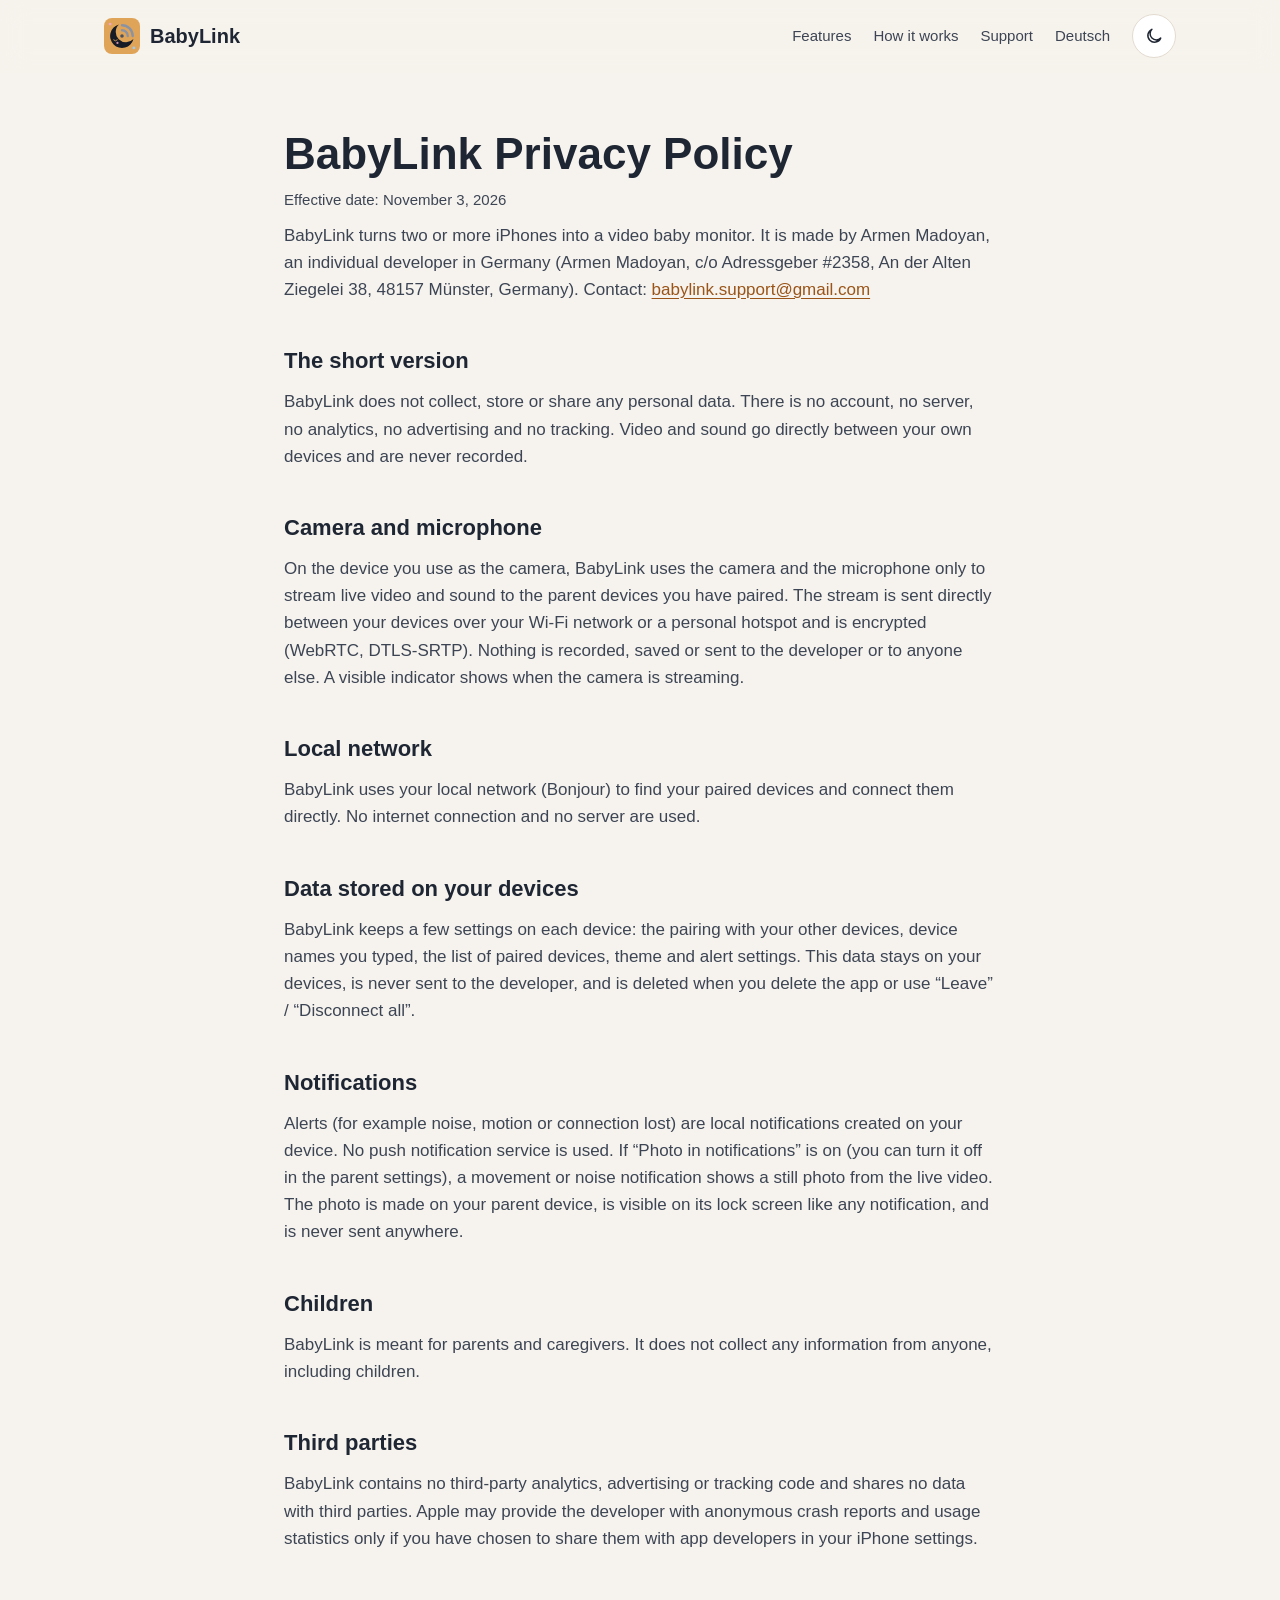
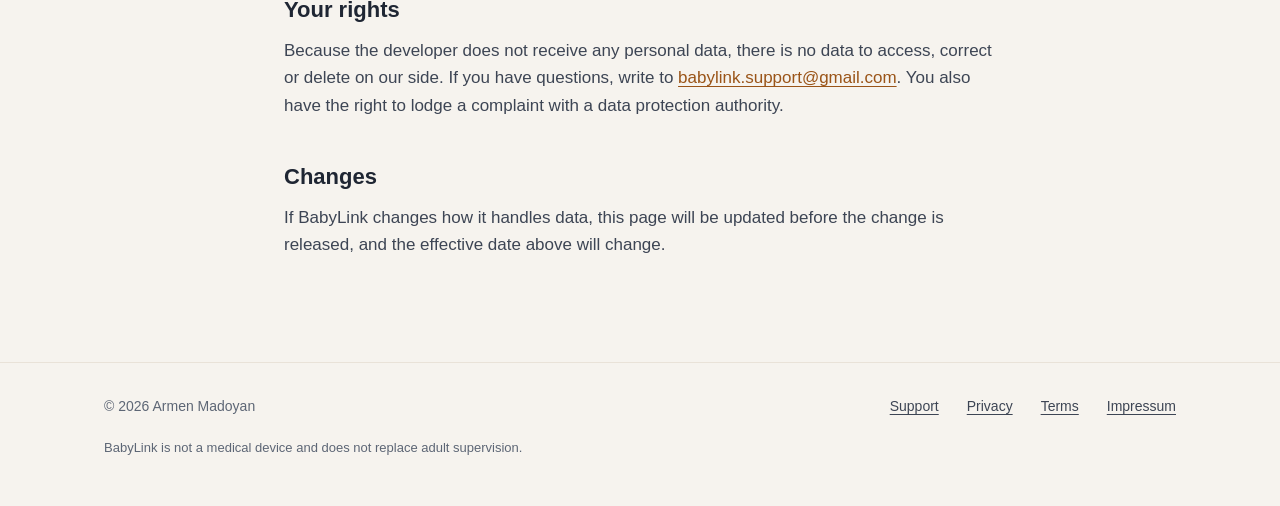
<file: privacy.html>
<!doctype html>
<html lang="en">
<head>
<meta charset="utf-8">
<meta name="viewport" content="width=device-width,initial-scale=1">
<title>BabyLink Privacy Policy</title>
<!-- shared:head (copied to the other pages by tools/sync.mjs) -->
<meta name="theme-color" content="#252e3d" media="(prefers-color-scheme: dark)">
<meta name="theme-color" content="#f6f3ee" media="(prefers-color-scheme: light)">
<link rel="icon" href="icon.svg" type="image/svg+xml" media="(prefers-color-scheme: dark)">
<link rel="icon" href="icon-day.svg" type="image/svg+xml" media="(prefers-color-scheme: light)">
<link rel="apple-touch-icon" href="apple-touch-icon.png">
<link rel="stylesheet" href="style.css">
<script>try{var t=localStorage.getItem('babylink.theme');if(t==='light'||t==='dark')document.documentElement.dataset.theme=t}catch(e){}</script>
<!-- /shared:head -->
</head>
<body>

<!-- shared:header -->
<header class="site-header">
  <div class="wrap header-row">
  <a class="brand" href="index.html">
    <svg class="logo-night" viewBox="0 0 100 100" aria-hidden="true"><rect width="100" height="100" rx="22" fill="#161b26"/><circle cx="17" cy="17" r="3.8" fill="#f0a6c2"/><circle cx="83" cy="83" r="3.8" fill="#9fcbf0"/><g transform="translate(50 50) scale(1.1)"><path d="M28.98 7.78 A30 30 0 1 1 -7.78 -28.98 A26 26 0 1 0 28.98 7.78 Z" fill="#e0a458"/><path d="M-21 10 Q-16.5 15 -12 10" fill="none" stroke="#3B2A20" stroke-width="2.2" stroke-linecap="round"/><circle cx="-11.5" cy="17.5" r="2.8" fill="#f0a6c2" opacity="0.85"/><path d="M0 -27 A27 27 0 0 1 27 0 M0 -14.5 A14.5 14.5 0 0 1 14.5 0" fill="none" stroke="#8a93a3" stroke-width="6" stroke-linecap="round"/><circle r="4.5" fill="#4a5160"/></g></svg>
    <svg class="logo-day" viewBox="0 0 100 100" aria-hidden="true"><rect width="100" height="100" rx="22" fill="#e0a458"/><circle cx="17" cy="17" r="3.8" fill="#f0a6c2"/><circle cx="83" cy="83" r="3.8" fill="#9fcbf0"/><g transform="translate(50 50) scale(1.1)"><path d="M28.98 7.78 A30 30 0 1 1 -7.78 -28.98 A26 26 0 1 0 28.98 7.78 Z" fill="#161b26"/><path d="M-21 10 Q-16.5 15 -12 10" fill="none" stroke="#e0a458" stroke-width="2.2" stroke-linecap="round"/><circle cx="-11.5" cy="17.5" r="2.8" fill="#f0a6c2" opacity="0.85"/><path d="M0 -27 A27 27 0 0 1 27 0 M0 -14.5 A14.5 14.5 0 0 1 14.5 0" fill="none" stroke="#8a93a3" stroke-width="6" stroke-linecap="round"/><circle r="4.5" fill="#4a5160"/></g></svg>
    BabyLink
  </a>
  <nav class="site-nav" aria-label="Main">
    <a href="index.html#features">Features</a>
    <a href="index.html#how">How it works</a>
    <a href="support.html">Support</a>
    <a class="lang" href="de/privacy.html" hreflang="de" lang="de">Deutsch</a>
    <button class="theme-toggle" type="button" aria-label="Switch the theme">
      <svg class="sun" viewBox="0 0 24 24" aria-hidden="true"><circle cx="12" cy="12" r="4"/><path d="M12 2v2M12 20v2M4.9 4.9l1.4 1.4M17.7 17.7l1.4 1.4M2 12h2M20 12h2M4.9 19.1l1.4-1.4M17.7 6.3l1.4-1.4"/></svg>
      <svg class="moon" viewBox="0 0 24 24" aria-hidden="true"><path d="M20 14.5A8 8 0 1 1 9.5 4a6.5 6.5 0 0 0 10.5 10.5z"/></svg>
    </button>
  </nav>
  </div>
</header>
<!-- /shared:header -->

<main class="doc">
<h1>BabyLink Privacy Policy</h1>
<p class="muted">Effective date: November 3, 2026</p>
<p>BabyLink turns two or more iPhones into a video baby monitor. It is made by Armen Madoyan, an individual developer in Germany (Armen Madoyan, c/o Adressgeber #2358, An der Alten Ziegelei 38, 48157 Münster, Germany). Contact: <a href="mailto:babylink.support@gmail.com">babylink.support@gmail.com</a></p>
<h2>The short version</h2>
<p>BabyLink does not collect, store or share any personal data. There is no account, no server, no analytics, no advertising and no tracking. Video and sound go directly between your own devices and are never recorded.</p>
<h2>Camera and microphone</h2>
<p>On the device you use as the camera, BabyLink uses the camera and the microphone only to stream live video and sound to the parent devices you have paired. The stream is sent directly between your devices over your Wi-Fi network or a personal hotspot and is encrypted (WebRTC, DTLS-SRTP). Nothing is recorded, saved or sent to the developer or to anyone else. A visible indicator shows when the camera is streaming.</p>
<h2>Local network</h2>
<p>BabyLink uses your local network (Bonjour) to find your paired devices and connect them directly. No internet connection and no server are used.</p>
<h2>Data stored on your devices</h2>
<p>BabyLink keeps a few settings on each device: the pairing with your other devices, device names you typed, the list of paired devices, theme and alert settings. This data stays on your devices, is never sent to the developer, and is deleted when you delete the app or use &ldquo;Leave&rdquo; / &ldquo;Disconnect all&rdquo;.</p>
<h2>Notifications</h2>
<p>Alerts (for example noise, motion or connection lost) are local notifications created on your device. No push notification service is used. If &ldquo;Photo in notifications&rdquo; is on (you can turn it off in the parent settings), a movement or noise notification shows a still photo from the live video. The photo is made on your parent device, is visible on its lock screen like any notification, and is never sent anywhere.</p>
<h2>Children</h2>
<p>BabyLink is meant for parents and caregivers. It does not collect any information from anyone, including children.</p>
<h2>Third parties</h2>
<p>BabyLink contains no third-party analytics, advertising or tracking code and shares no data with third parties. Apple may provide the developer with anonymous crash reports and usage statistics only if you have chosen to share them with app developers in your iPhone settings.</p>
<h2>Your rights</h2>
<p>Because the developer does not receive any personal data, there is no data to access, correct or delete on our side. If you have questions, write to <a href="mailto:babylink.support@gmail.com">babylink.support@gmail.com</a>. You also have the right to lodge a complaint with a data protection authority.</p>
<h2>Changes</h2>
<p>If BabyLink changes how it handles data, this page will be updated before the change is released, and the effective date above will change.</p>

</main>

<!-- shared:footer -->
<footer class="site-footer">
  <div class="wrap">
    <span class="copy">© 2026 Armen Madoyan</span>
    <a href="support.html">Support</a>
    <a href="privacy.html">Privacy</a>
    <a href="terms.html">Terms</a>
    <a href="impressum.html">Impressum</a>
    <p class="note">BabyLink is not a medical device and does not replace adult supervision.</p>
  </div>
</footer>
<script src="site.js"></script>
<!-- /shared:footer -->

</body>
</html>
</file>
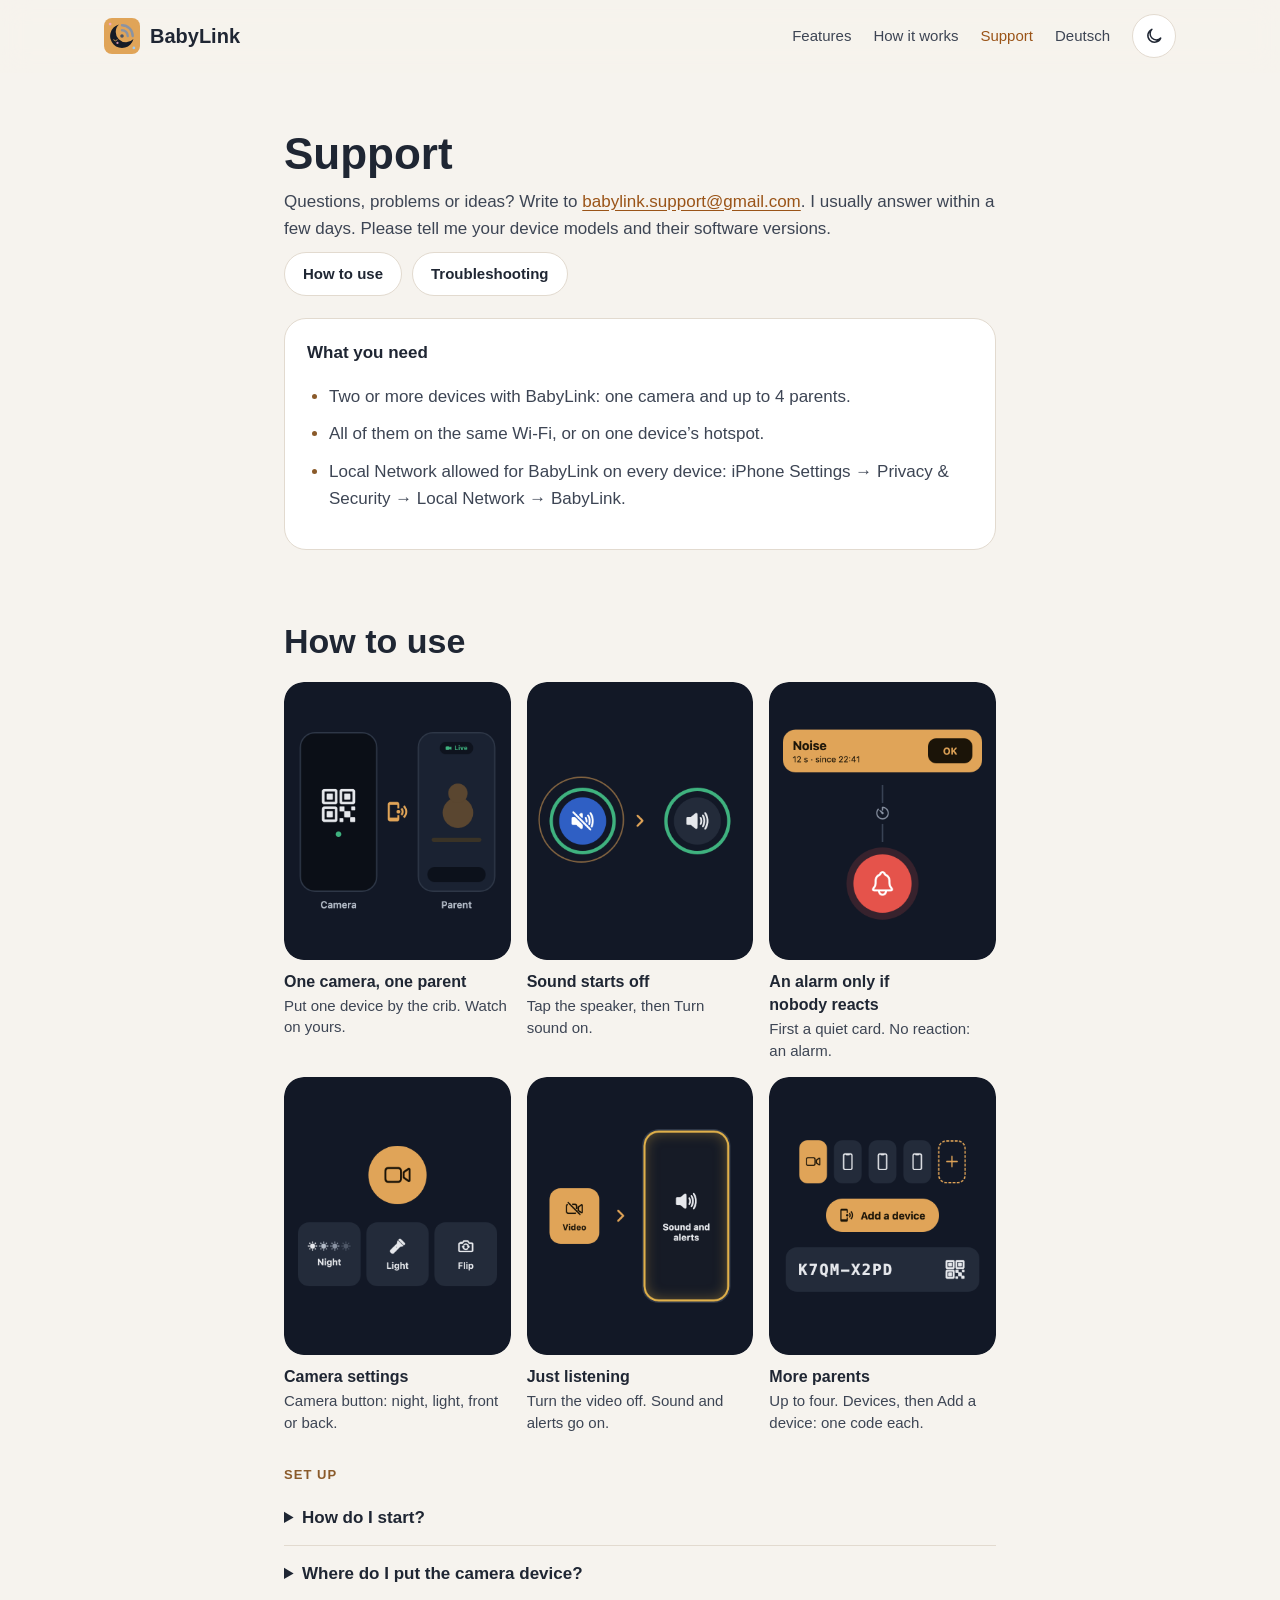
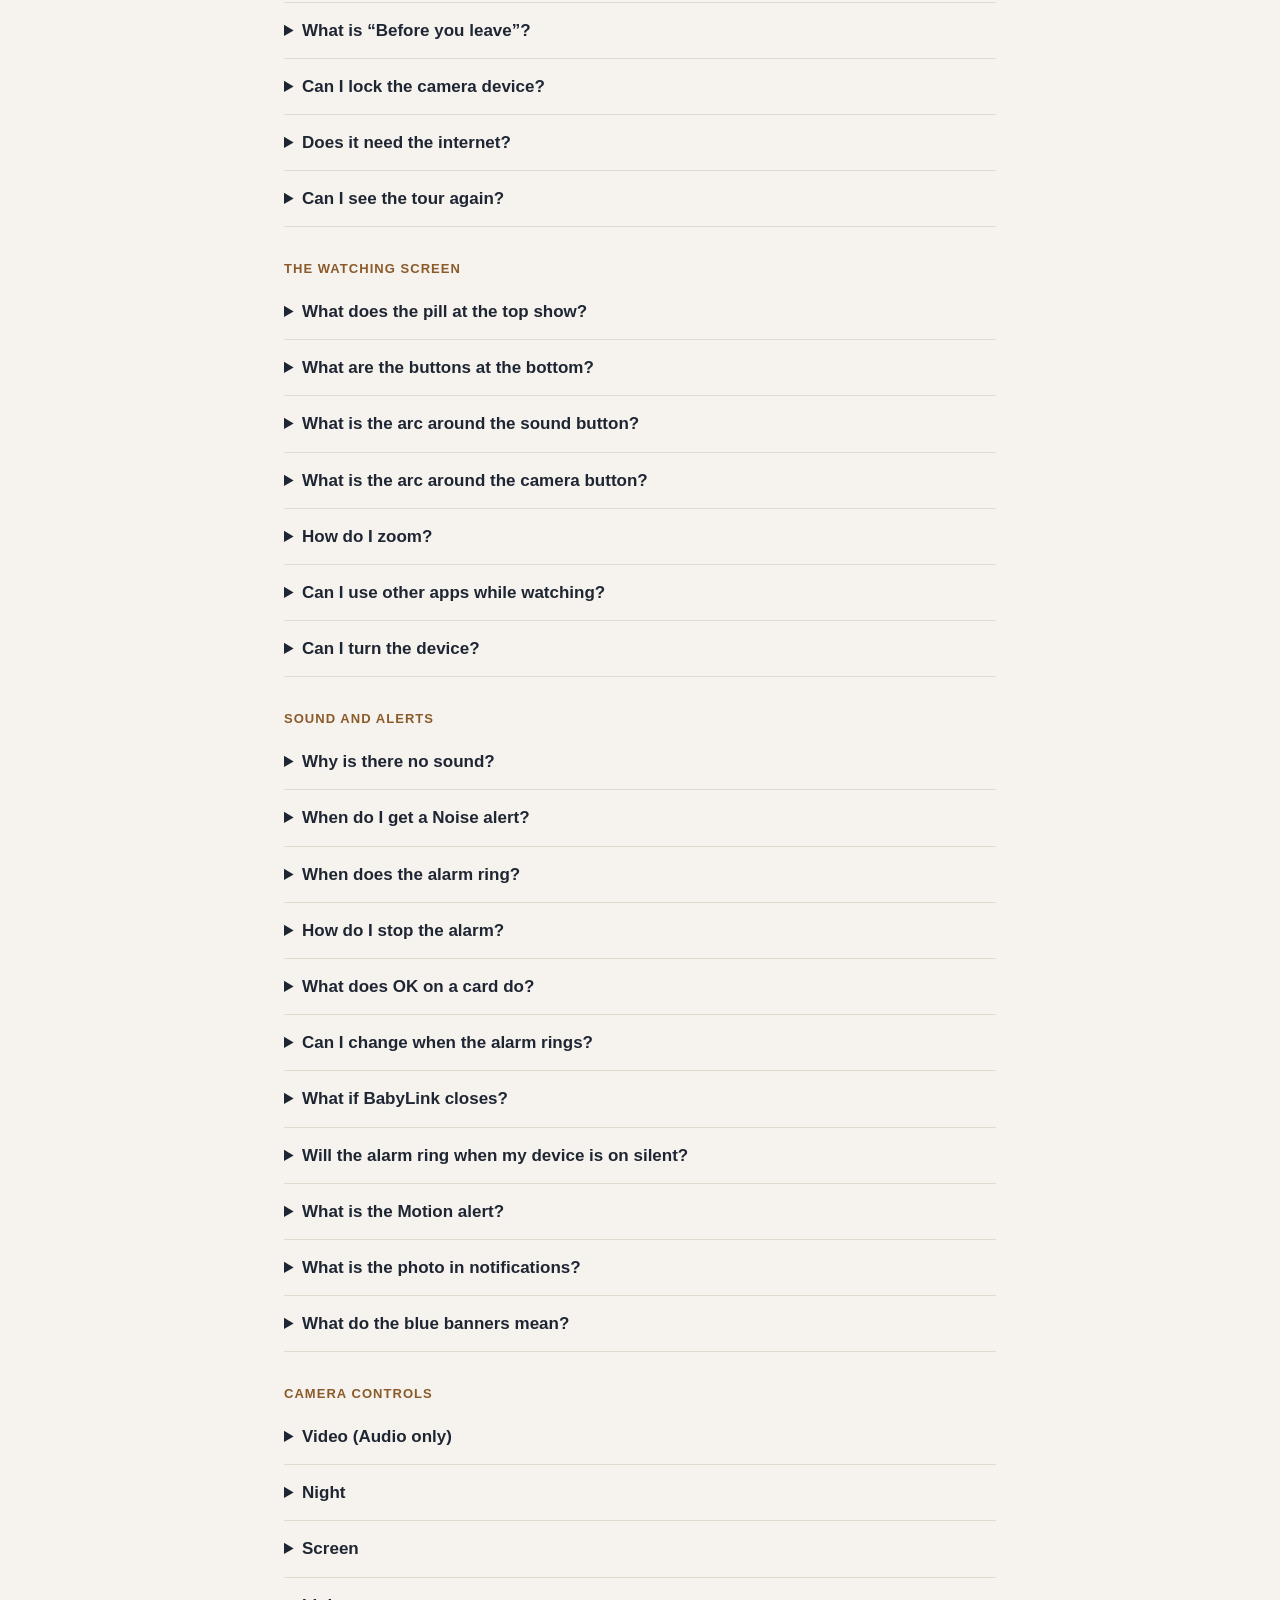
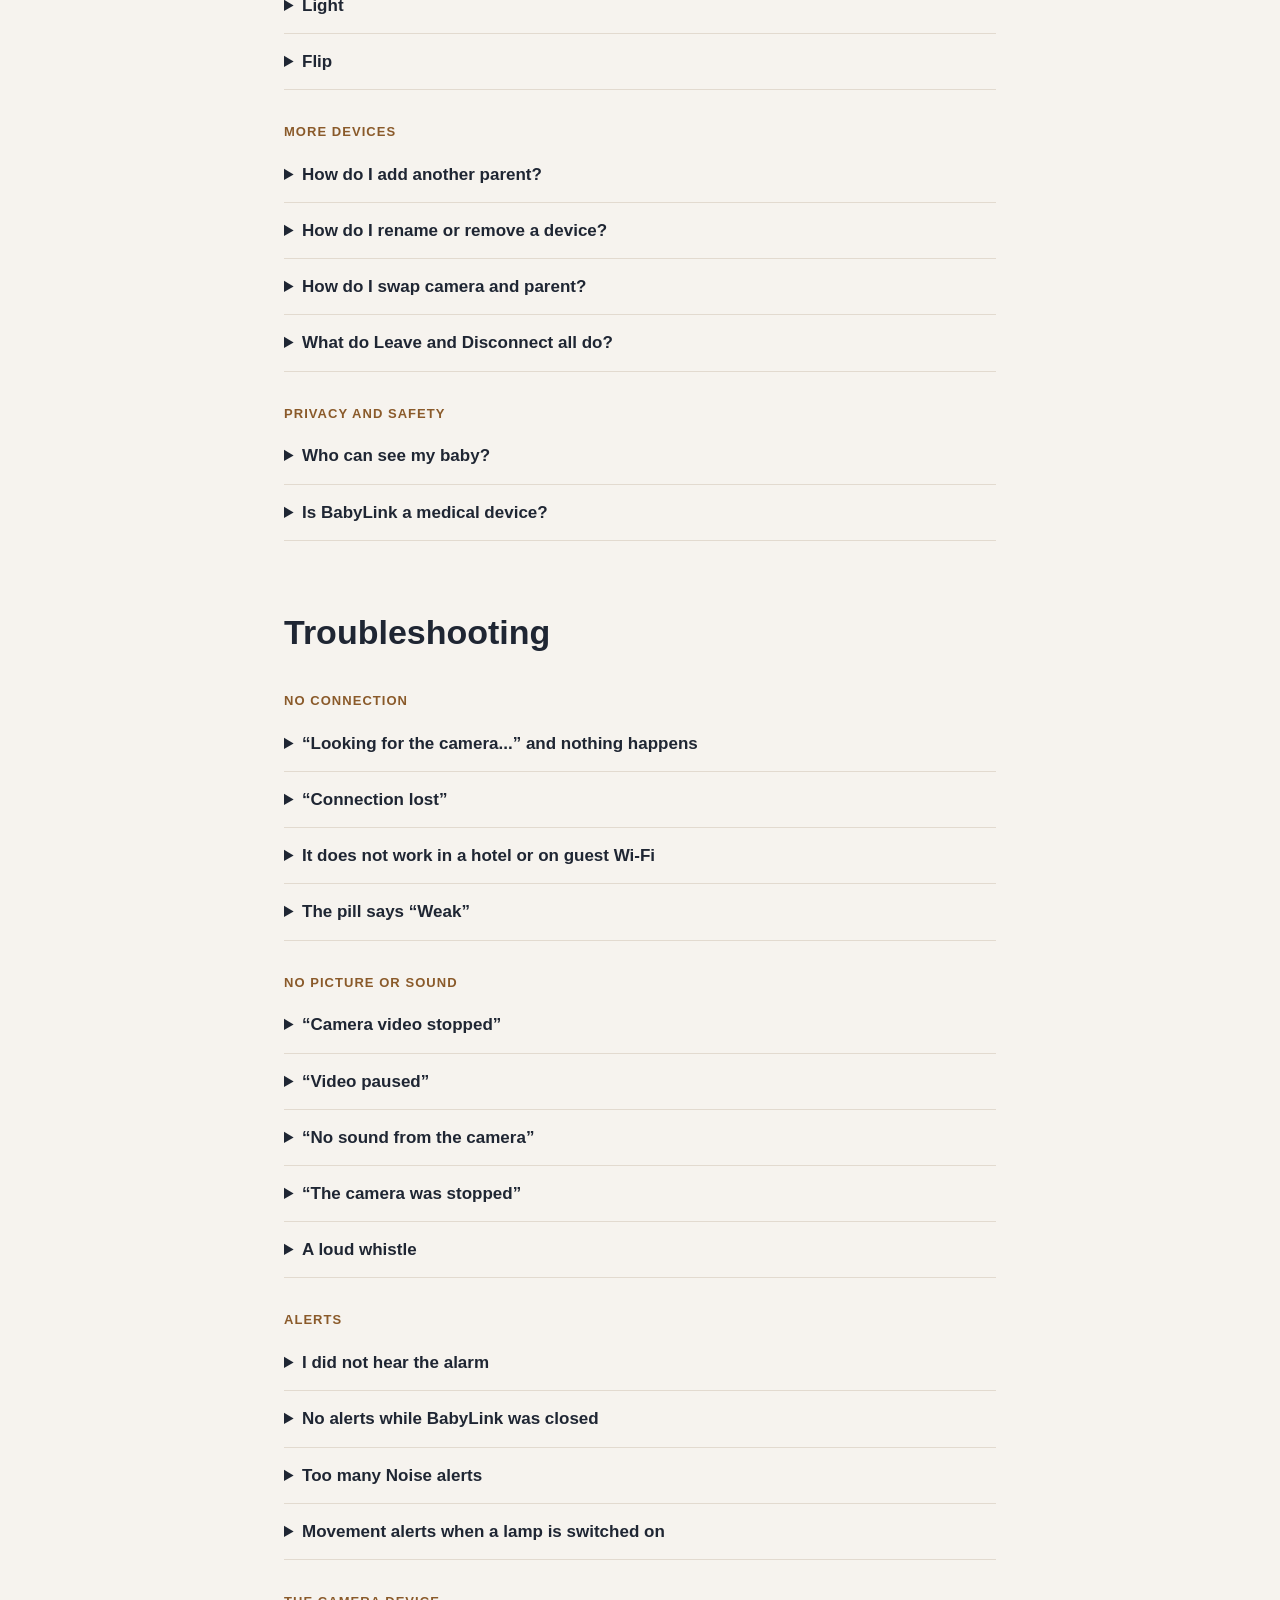
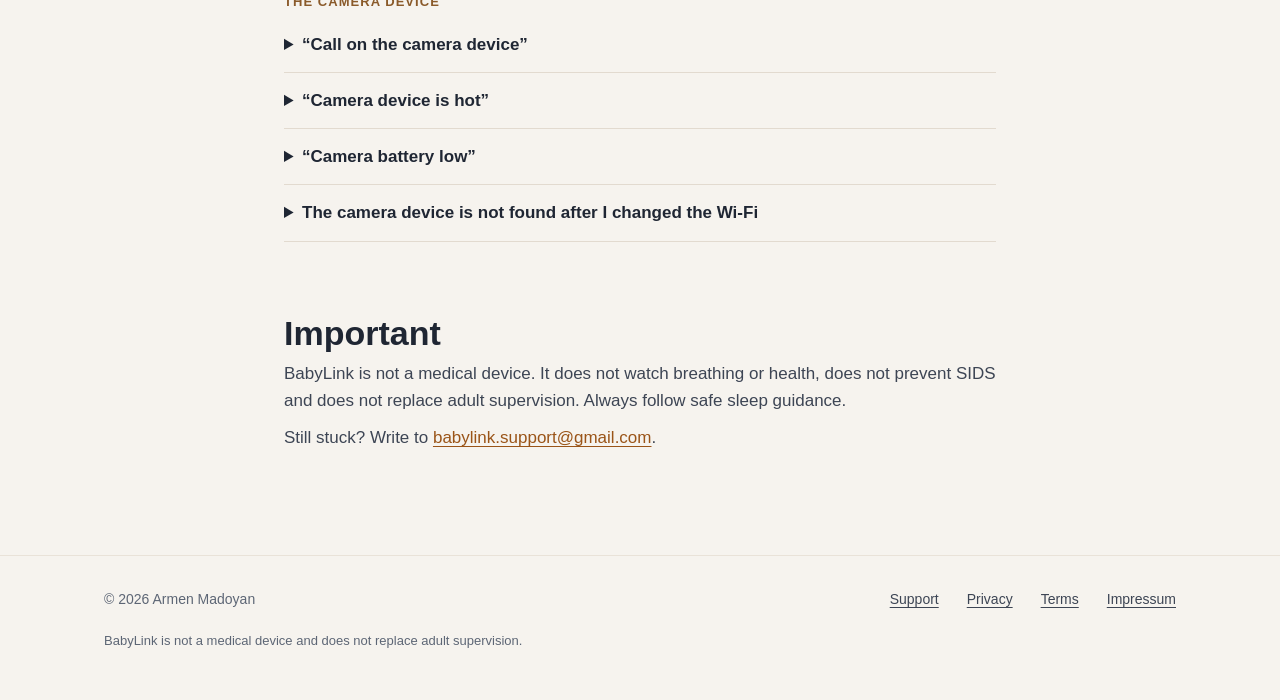
<file: support.html>
<!doctype html>
<html lang="en">
<head>
<meta charset="utf-8">
<meta name="viewport" content="width=device-width,initial-scale=1">
<title>BabyLink Support</title>
<!-- shared:head (copied to the other pages by tools/sync.mjs) -->
<meta name="theme-color" content="#252e3d" media="(prefers-color-scheme: dark)">
<meta name="theme-color" content="#f6f3ee" media="(prefers-color-scheme: light)">
<link rel="icon" href="icon.svg" type="image/svg+xml" media="(prefers-color-scheme: dark)">
<link rel="icon" href="icon-day.svg" type="image/svg+xml" media="(prefers-color-scheme: light)">
<link rel="apple-touch-icon" href="apple-touch-icon.png">
<link rel="stylesheet" href="style.css">
<script>try{var t=localStorage.getItem('babylink.theme');if(t==='light'||t==='dark')document.documentElement.dataset.theme=t}catch(e){}</script>
<!-- /shared:head -->
</head>
<body>
<!-- Made by scripts/support-page.mjs in the app's repository from the app's help texts.
     Change the texts there and run the script again; edits made here are overwritten.
     The head links, header and footer come from the site's index.html (tools/sync.mjs). -->

<!-- shared:header -->
<header class="site-header">
  <div class="wrap header-row">
  <a class="brand" href="index.html">
    <svg class="logo-night" viewBox="0 0 100 100" aria-hidden="true"><rect width="100" height="100" rx="22" fill="#161b26"/><circle cx="17" cy="17" r="3.8" fill="#f0a6c2"/><circle cx="83" cy="83" r="3.8" fill="#9fcbf0"/><g transform="translate(50 50) scale(1.1)"><path d="M28.98 7.78 A30 30 0 1 1 -7.78 -28.98 A26 26 0 1 0 28.98 7.78 Z" fill="#e0a458"/><path d="M-21 10 Q-16.5 15 -12 10" fill="none" stroke="#3B2A20" stroke-width="2.2" stroke-linecap="round"/><circle cx="-11.5" cy="17.5" r="2.8" fill="#f0a6c2" opacity="0.85"/><path d="M0 -27 A27 27 0 0 1 27 0 M0 -14.5 A14.5 14.5 0 0 1 14.5 0" fill="none" stroke="#8a93a3" stroke-width="6" stroke-linecap="round"/><circle r="4.5" fill="#4a5160"/></g></svg>
    <svg class="logo-day" viewBox="0 0 100 100" aria-hidden="true"><rect width="100" height="100" rx="22" fill="#e0a458"/><circle cx="17" cy="17" r="3.8" fill="#f0a6c2"/><circle cx="83" cy="83" r="3.8" fill="#9fcbf0"/><g transform="translate(50 50) scale(1.1)"><path d="M28.98 7.78 A30 30 0 1 1 -7.78 -28.98 A26 26 0 1 0 28.98 7.78 Z" fill="#161b26"/><path d="M-21 10 Q-16.5 15 -12 10" fill="none" stroke="#e0a458" stroke-width="2.2" stroke-linecap="round"/><circle cx="-11.5" cy="17.5" r="2.8" fill="#f0a6c2" opacity="0.85"/><path d="M0 -27 A27 27 0 0 1 27 0 M0 -14.5 A14.5 14.5 0 0 1 14.5 0" fill="none" stroke="#8a93a3" stroke-width="6" stroke-linecap="round"/><circle r="4.5" fill="#4a5160"/></g></svg>
    BabyLink
  </a>
  <nav class="site-nav" aria-label="Main">
    <a href="index.html#features">Features</a>
    <a href="index.html#how">How it works</a>
    <a href="support.html" aria-current="page">Support</a>
    <a class="lang" href="de/support.html" hreflang="de" lang="de">Deutsch</a>
    <button class="theme-toggle" type="button" aria-label="Switch the theme">
      <svg class="sun" viewBox="0 0 24 24" aria-hidden="true"><circle cx="12" cy="12" r="4"/><path d="M12 2v2M12 20v2M4.9 4.9l1.4 1.4M17.7 17.7l1.4 1.4M2 12h2M20 12h2M4.9 19.1l1.4-1.4M17.7 6.3l1.4-1.4"/></svg>
      <svg class="moon" viewBox="0 0 24 24" aria-hidden="true"><path d="M20 14.5A8 8 0 1 1 9.5 4a6.5 6.5 0 0 0 10.5 10.5z"/></svg>
    </button>
  </nav>
  </div>
</header>
<!-- /shared:header -->

<main class="doc">
<h1>Support</h1>
<p>Questions, problems or ideas? Write to <a href="mailto:babylink.support@gmail.com">babylink.support@gmail.com</a>. I usually answer within a few days. Please tell me your device models and their software versions.</p>
<p class="toc"><a href="#how-to-use">How to use</a><a href="#troubleshooting">Troubleshooting</a></p>

<div class="box">
<p><strong>What you need</strong></p>
<ul>
<li>Two or more devices with BabyLink: one camera and up to 4 parents.</li>
<li>All of them on the same Wi-Fi, or on one device’s hotspot.</li>
<li>Local Network allowed for BabyLink on every device: iPhone Settings → Privacy &amp; Security → Local Network → BabyLink.</li>
</ul>
</div>

<h2 class="part" id="how-to-use">How to use</h2>
<div class="how">
<figure><img src="img/how/en-1.png" width="327" height="400" alt="" loading="lazy"><figcaption><strong>One camera, one parent</strong>Put one device by the crib. Watch on yours.</figcaption></figure>
<figure><img src="img/how/en-2.png" width="327" height="400" alt="" loading="lazy"><figcaption><strong>Sound starts off</strong>Tap the speaker, then Turn sound on.</figcaption></figure>
<figure><img src="img/how/en-3.png" width="327" height="400" alt="" loading="lazy"><figcaption><strong>An alarm only if nobody reacts</strong>First a quiet card. No reaction: an alarm.</figcaption></figure>
<figure><img src="img/how/en-4.png" width="327" height="400" alt="" loading="lazy"><figcaption><strong>Camera settings</strong>Camera button: night, light, front or back.</figcaption></figure>
<figure><img src="img/how/en-5.png" width="327" height="400" alt="" loading="lazy"><figcaption><strong>Just listening</strong>Turn the video off. Sound and alerts go on.</figcaption></figure>
<figure><img src="img/how/en-6.png" width="327" height="400" alt="" loading="lazy"><figcaption><strong>More parents</strong>Up to four. Devices, then Add a device: one code each.</figcaption></figure>
</div>
<h3 id="set-up">Set up</h3>
<details><summary>How do I start?</summary><ol><li>On the device that stays with the baby: open BabyLink, tap Camera. It shows a code.</li><li>On your device: tap Parent and scan the code.</li><li>Done. Next time the devices find each other by themselves.</li></ol></details>
<details><summary>Where do I put the camera device?</summary><p>About 1–2 m from the baby, out of reach, with the whole bed in the picture. Keep it plugged in. Not under a blanket or in the sun: it gets warm.</p></details>
<details><summary>What is “Before you leave”?</summary><p>A short list on the camera device: airplane mode with Wi-Fi on, Do Not Disturb, silent, charger. It stops calls and sounds from waking the baby. Open it again with the ! button.</p></details>
<details><summary>Can I lock the camera device?</summary><p>With video: no. iPhone stops the camera when it locks. The screen goes dark by itself after 30 seconds, that is enough.</p><p>With Audio only: yes, sound keeps going.</p></details>
<details><summary>Does it need the internet?</summary><p>No. Only that both devices are on the same Wi-Fi, or on one device’s hotspot. Nothing leaves your home: no account, no server.</p></details>
<details><summary>Can I see the tour again?</summary><p>Yes: tap ? and then Take the tour. It shows the parent’s screen step by step, without a camera.</p></details>
<h3 id="the-watching-screen">The watching screen</h3>
<details><summary>What does the pill at the top show?</summary><p>The connection in one word (Live, Weak, No video, No sound, Lost), how late the picture is, and the camera device’s battery. Tap it for details.</p></details>
<details><summary>What are the buttons at the bottom?</summary><p>Left to right: Devices · Sound · Settings · Camera · Stop. The ☰ at the top left opens the main menu.</p></details>
<details><summary>What is the arc around the sound button?</summary><p>How loud it is by the baby right now. The small arrow is where the Noise alert starts. A blue button means the sound is off on this device.</p></details>
<details><summary>What is the arc around the camera button?</summary><p>How much moves in the picture. The arrow is where the Motion alert starts. A blue button means the video is off (Audio only).</p></details>
<details><summary>How do I zoom?</summary><p>The picture fills the screen; its sides go a little past the edges. Double tap: closer; again: the whole picture; once more: it fills the screen again. Pinch with two fingers, drag to move. Only the picture here zooms; the camera device is not touched.</p></details>
<details><summary>Can I use other apps while watching?</summary><p>Yes. Swipe up to go home: a small video stays on top (or tap the picture-in-picture button under the ? first). Sound and alerts keep working with the screen locked too.</p></details>
<details><summary>Can I turn the device?</summary><p>Yes. The picture and the cards turn with it; the buttons stay at their edges. The rotation lock in Control Center keeps everything upright.</p></details>
<h3 id="sound-and-alerts">Sound and alerts</h3>
<details><summary>Why is there no sound?</summary><p>Sound is off every time you start, so two devices in one room don’t whistle. Tap the blue sound button, then “Turn sound on”.</p></details>
<details><summary>When do I get a Noise alert?</summary><p>When a sound lasts long enough. Low: loud crying for 8 seconds. Medium: crying for 5 seconds. High: quiet sounds for 3 seconds. Change it in the sound menu.</p></details>
<details><summary>When does the alarm ring?</summary><p>Only when you may have missed something: your baby has cried for a minute and you did not react (sound off here), or BabyLink has not been able to watch for about a minute. It starts quietly and gets louder.</p></details>
<details><summary>How do I stop the alarm?</summary><p>Touch the screen, open BabyLink, or press and hold the notification and tap Stop alarm. If the crying goes on, BabyLink tells you again after two minutes.</p></details>
<details><summary>What does OK on a card do?</summary><p>“I have seen it.” The card goes away; while the crying goes on, a small line under the pill keeps the time.</p></details>
<details><summary>Can I change when the alarm rings?</summary><p>In the main menu (☰), Alarms: 30 seconds, 1 minute or 2 minutes, and a switch for each alarm. With a switch off you still get the vibration and the notification.</p></details>
<details><summary>What if BabyLink closes?</summary><p>About a minute later iPhone shows “BabyLink is not watching”. To end watching without it, press Stop instead of swiping BabyLink away. In this menu, under “If BabyLink closes”, you can turn off “Notify me”; it turns on again the next time BabyLink starts.</p></details>
<details><summary>Will the alarm ring when my device is on silent?</summary><p>Yes. But it cannot be louder than your device’s volume: keep the volume up at night.</p></details>
<details><summary>What is the Motion alert?</summary><p>A notification when something moves for a while. Off at first. It never rings the alarm.</p></details>
<details><summary>What is the photo in notifications?</summary><p>The last picture from the camera, shown in Noise and Movement notifications, also on your lock screen. Turn it off in Settings (the gear) on the watching screen.</p></details>
<details><summary>What do the blue banners mean?</summary><p>Something to know, not an alarm: the camera device’s battery is low, it is hot, a call rings there, or notifications are off. Red means only that BabyLink cannot watch right now.</p></details>
<h3 id="camera-controls">Camera controls</h3>
<details><summary>Video (Audio only)</summary><p>Turns the picture off and keeps the sound. Saves battery and keeps the camera device cool. Good for the night: in a dark room the picture shows little anyway.</p></details>
<details><summary>Night</summary><p>Choose how light the room is: four suns, from light to very dark. The darker you choose, the brighter the picture and the less smooth the movement.</p></details>
<details><summary>Screen</summary><p>Turns the camera device’s screen dark or back on.</p></details>
<details><summary>Light</summary><p>The flashlight on the camera device, from 1 %. BabyLink asks first: it may wake the baby.</p></details>
<details><summary>Flip</summary><p>Back or front camera.</p></details>
<h3 id="more-devices">More devices</h3>
<details><summary>How do I add another parent?</summary><p>Open Devices, tap “Add a device”. On the new device: Parent, then scan the code or tap “I have a code”. The code works once, for 10 minutes. Up to 4 parent devices.</p></details>
<details><summary>How do I rename or remove a device?</summary><p>In Devices: tap the name to rename it, tap × to remove it. Any device can do this.</p></details>
<details><summary>How do I swap camera and parent?</summary><p>In Devices, Swap. Works with two devices. Or just tap Camera on the home screen of the parent device: it asks and swaps.</p></details>
<details><summary>What do Leave and Disconnect all do?</summary><p>Leave: only this device leaves, the others keep working.</p><p>Disconnect all (on the camera device): everyone is disconnected. To use them again, pair with a new code.</p></details>
<h3 id="privacy-and-safety">Privacy and safety</h3>
<details><summary>Who can see my baby?</summary><p>Only the devices you paired. Video and sound go straight from one device to the other over your Wi-Fi, encrypted. There is no server and no account. Nothing is recorded.</p></details>
<details><summary>Is BabyLink a medical device?</summary><p>No. It does not watch breathing or health. It does not replace you checking on your baby.</p></details>

<h2 class="part" id="troubleshooting">Troubleshooting</h2>
<h3 id="no-connection">No connection</h3>
<details><summary>“Looking for the camera...” and nothing happens</summary><ol><li>Open BabyLink on the camera device and unlock it.</li><li>Both devices on the same Wi-Fi?</li><li>iPhone Settings → Privacy &amp; Security → Local Network → BabyLink: on, on both devices.</li><li>Still nothing: Leave, then pair again with the code.</li></ol></details>
<details><summary>“Connection lost”</summary><p>BabyLink keeps trying by itself. Check the Wi-Fi and that the camera device is on, unlocked and has power.</p></details>
<details><summary>It does not work in a hotel or on guest Wi-Fi</summary><p>Many of these networks do not let devices talk to each other. Use one device’s hotspot (it needs mobile data) or a small travel router.</p></details>
<details><summary>The pill says “Weak”</summary><p>The Wi-Fi is slow there. Move the camera device or the router closer.</p></details>
<h3 id="no-picture-or-sound">No picture or sound</h3>
<details><summary>“Camera video stopped”</summary><p>BabyLink on the camera device was closed, or the device was locked. Open it there, or tap “Switch to audio only” to keep listening.</p></details>
<details><summary>“Video paused”</summary><p>No new picture arrives. Sound may still work. It usually comes back by itself.</p></details>
<details><summary>“No sound from the camera”</summary><p>Check the camera device: is BabyLink open, is a call going on?</p></details>
<details><summary>“The camera was stopped”</summary><p>Someone pressed Stop on the camera device. Tap “Start camera” to start it again.</p></details>
<details><summary>A loud whistle</summary><p>The two devices are too close with sound on. Turn sound off or move apart.</p></details>
<h3 id="alerts">Alerts</h3>
<details><summary>I did not hear the alarm</summary><p>Check your device’s volume. Then iPhone Settings → Notifications → BabyLink: allowed, with Time Sensitive on. Try Test alarm in the main menu (☰), under Alarms. Check the Alarms switches too.</p></details>
<details><summary>No alerts while BabyLink was closed</summary><p>BabyLink watches only while it runs. Don’t swipe it away: end with Stop. If it is closed, iPhone shows “BabyLink is not watching” about a minute later, unless “Notify me” under “If BabyLink closes” is off in this menu.</p></details>
<details><summary>Too many Noise alerts</summary><p>Set Noise alert to Low in the sound menu. During a call on the camera device Noise alerts pause by themselves.</p></details>
<details><summary>Movement alerts when a lamp is switched on</summary><p>A sudden change of light can look like movement. Use Low, or turn the Motion alert off.</p></details>
<h3 id="the-camera-device">The camera device</h3>
<details><summary>“Call on the camera device”</summary><p>A call rang there; the video may stop until it ends. Turn on airplane mode on the camera device, then Wi-Fi again (see “Before you leave”).</p></details>
<details><summary>“Camera device is hot”</summary><p>Take it out of its case, away from blankets and the sun. Audio only keeps it cooler.</p></details>
<details><summary>“Camera battery low”</summary><p>The camera device’s battery is under 20 % and it is not charging. Plug it in.</p></details>
<details><summary>The camera device is not found after I changed the Wi-Fi</summary><p>Give it a minute: it announces itself again. Still nothing: Stop and start the camera there.</p></details>

<h2 class="part" id="important">Important</h2>
<p>BabyLink is not a medical device. It does not watch breathing or health, does not prevent SIDS and does not replace adult supervision. Always follow safe sleep guidance.</p>
<p>Still stuck? Write to <a href="mailto:babylink.support@gmail.com">babylink.support@gmail.com</a>.</p>
</main>

<!-- shared:footer -->
<footer class="site-footer">
  <div class="wrap">
    <span class="copy">© 2026 Armen Madoyan</span>
    <a href="support.html">Support</a>
    <a href="privacy.html">Privacy</a>
    <a href="terms.html">Terms</a>
    <a href="impressum.html">Impressum</a>
    <p class="note">BabyLink is not a medical device and does not replace adult supervision.</p>
  </div>
</footer>
<script src="site.js"></script>
<!-- /shared:footer -->

</body>
</html>
</file>
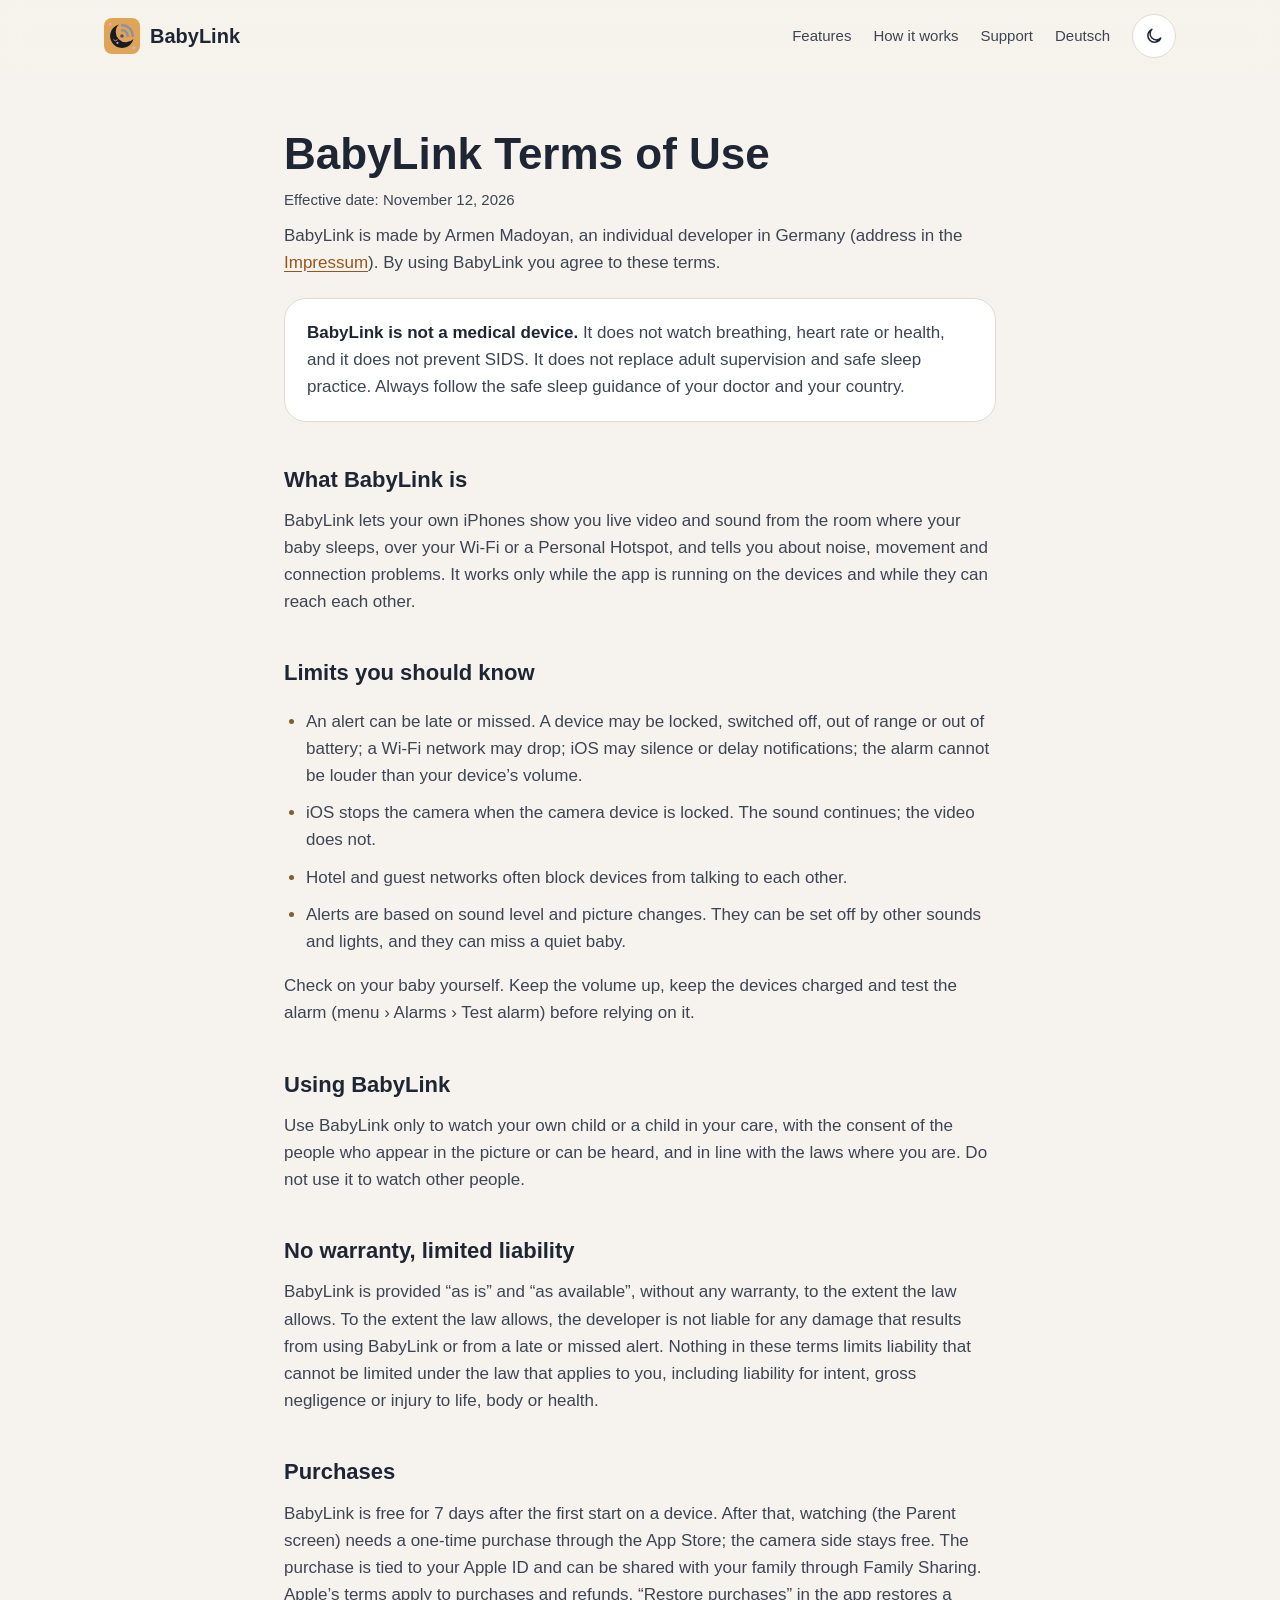
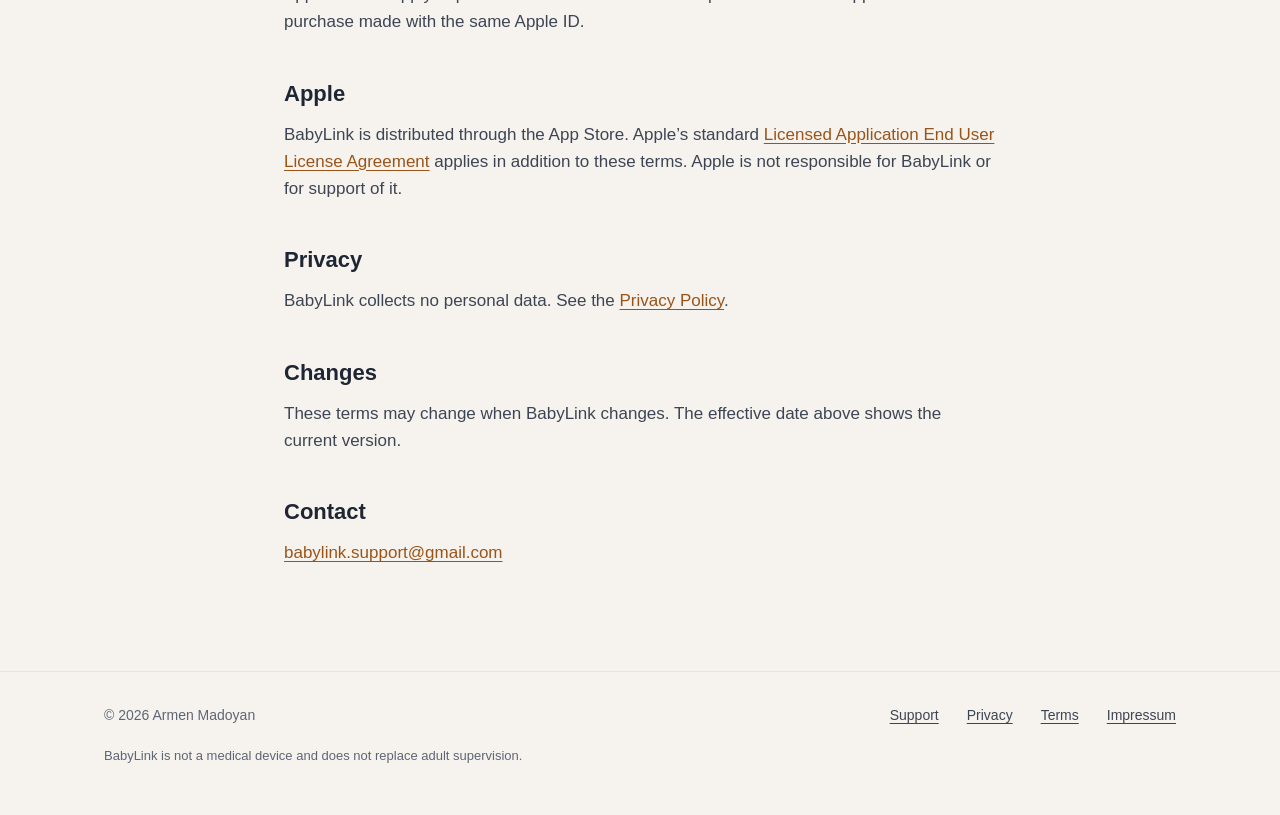
<file: terms.html>
<!doctype html>
<html lang="en">
<head>
<meta charset="utf-8">
<meta name="viewport" content="width=device-width,initial-scale=1">
<title>BabyLink Terms of Use</title>
<!-- shared:head (copied to the other pages by tools/sync.mjs) -->
<meta name="theme-color" content="#252e3d" media="(prefers-color-scheme: dark)">
<meta name="theme-color" content="#f6f3ee" media="(prefers-color-scheme: light)">
<link rel="icon" href="icon.svg" type="image/svg+xml" media="(prefers-color-scheme: dark)">
<link rel="icon" href="icon-day.svg" type="image/svg+xml" media="(prefers-color-scheme: light)">
<link rel="apple-touch-icon" href="apple-touch-icon.png">
<link rel="stylesheet" href="style.css">
<script>try{var t=localStorage.getItem('babylink.theme');if(t==='light'||t==='dark')document.documentElement.dataset.theme=t}catch(e){}</script>
<!-- /shared:head -->
</head>
<body>

<!-- shared:header -->
<header class="site-header">
  <div class="wrap header-row">
  <a class="brand" href="index.html">
    <svg class="logo-night" viewBox="0 0 100 100" aria-hidden="true"><rect width="100" height="100" rx="22" fill="#161b26"/><circle cx="17" cy="17" r="3.8" fill="#f0a6c2"/><circle cx="83" cy="83" r="3.8" fill="#9fcbf0"/><g transform="translate(50 50) scale(1.1)"><path d="M28.98 7.78 A30 30 0 1 1 -7.78 -28.98 A26 26 0 1 0 28.98 7.78 Z" fill="#e0a458"/><path d="M-21 10 Q-16.5 15 -12 10" fill="none" stroke="#3B2A20" stroke-width="2.2" stroke-linecap="round"/><circle cx="-11.5" cy="17.5" r="2.8" fill="#f0a6c2" opacity="0.85"/><path d="M0 -27 A27 27 0 0 1 27 0 M0 -14.5 A14.5 14.5 0 0 1 14.5 0" fill="none" stroke="#8a93a3" stroke-width="6" stroke-linecap="round"/><circle r="4.5" fill="#4a5160"/></g></svg>
    <svg class="logo-day" viewBox="0 0 100 100" aria-hidden="true"><rect width="100" height="100" rx="22" fill="#e0a458"/><circle cx="17" cy="17" r="3.8" fill="#f0a6c2"/><circle cx="83" cy="83" r="3.8" fill="#9fcbf0"/><g transform="translate(50 50) scale(1.1)"><path d="M28.98 7.78 A30 30 0 1 1 -7.78 -28.98 A26 26 0 1 0 28.98 7.78 Z" fill="#161b26"/><path d="M-21 10 Q-16.5 15 -12 10" fill="none" stroke="#e0a458" stroke-width="2.2" stroke-linecap="round"/><circle cx="-11.5" cy="17.5" r="2.8" fill="#f0a6c2" opacity="0.85"/><path d="M0 -27 A27 27 0 0 1 27 0 M0 -14.5 A14.5 14.5 0 0 1 14.5 0" fill="none" stroke="#8a93a3" stroke-width="6" stroke-linecap="round"/><circle r="4.5" fill="#4a5160"/></g></svg>
    BabyLink
  </a>
  <nav class="site-nav" aria-label="Main">
    <a href="index.html#features">Features</a>
    <a href="index.html#how">How it works</a>
    <a href="support.html">Support</a>
    <a class="lang" href="de/terms.html" hreflang="de" lang="de">Deutsch</a>
    <button class="theme-toggle" type="button" aria-label="Switch the theme">
      <svg class="sun" viewBox="0 0 24 24" aria-hidden="true"><circle cx="12" cy="12" r="4"/><path d="M12 2v2M12 20v2M4.9 4.9l1.4 1.4M17.7 17.7l1.4 1.4M2 12h2M20 12h2M4.9 19.1l1.4-1.4M17.7 6.3l1.4-1.4"/></svg>
      <svg class="moon" viewBox="0 0 24 24" aria-hidden="true"><path d="M20 14.5A8 8 0 1 1 9.5 4a6.5 6.5 0 0 0 10.5 10.5z"/></svg>
    </button>
  </nav>
  </div>
</header>
<!-- /shared:header -->

<main class="doc">
<h1>BabyLink Terms of Use</h1>
<p class="muted">Effective date: November 12, 2026</p>
<p>BabyLink is made by Armen Madoyan, an individual developer in Germany (address in the <a href="impressum.html">Impressum</a>). By using BabyLink you agree to these terms.</p>
<div class="box"><p><strong>BabyLink is not a medical device.</strong> It does not watch breathing, heart rate or health, and it does not prevent SIDS. It does not replace adult supervision and safe sleep practice. Always follow the safe sleep guidance of your doctor and your country.</p>
</div>
<h2>What BabyLink is</h2>
<p>BabyLink lets your own iPhones show you live video and sound from the room where your baby sleeps, over your Wi-Fi or a Personal Hotspot, and tells you about noise, movement and connection problems. It works only while the app is running on the devices and while they can reach each other.</p>
<h2>Limits you should know</h2>
<ul><li>An alert can be late or missed. A device may be locked, switched off, out of range or out of battery; a Wi-Fi network may drop; iOS may silence or delay notifications; the alarm cannot be louder than your device&rsquo;s volume.</li><li>iOS stops the camera when the camera device is locked. The sound continues; the video does not.</li><li>Hotel and guest networks often block devices from talking to each other.</li><li>Alerts are based on sound level and picture changes. They can be set off by other sounds and lights, and they can miss a quiet baby.</li></ul>
<p>Check on your baby yourself. Keep the volume up, keep the devices charged and test the alarm (menu &rsaquo; Alarms &rsaquo; Test alarm) before relying on it.</p>
<h2>Using BabyLink</h2>
<p>Use BabyLink only to watch your own child or a child in your care, with the consent of the people who appear in the picture or can be heard, and in line with the laws where you are. Do not use it to watch other people.</p>
<h2>No warranty, limited liability</h2>
<p>BabyLink is provided &ldquo;as is&rdquo; and &ldquo;as available&rdquo;, without any warranty, to the extent the law allows. To the extent the law allows, the developer is not liable for any damage that results from using BabyLink or from a late or missed alert. Nothing in these terms limits liability that cannot be limited under the law that applies to you, including liability for intent, gross negligence or injury to life, body or health.</p>
<h2>Purchases</h2>
<p>BabyLink is free for 7 days after the first start on a device. After that, watching (the Parent screen) needs a one-time purchase through the App Store; the camera side stays free. The purchase is tied to your Apple ID and can be shared with your family through Family Sharing. Apple&rsquo;s terms apply to purchases and refunds. &ldquo;Restore purchases&rdquo; in the app restores a purchase made with the same Apple ID.</p>
<h2>Apple</h2>
<p>BabyLink is distributed through the App Store. Apple&rsquo;s standard <a href="https://www.apple.com/legal/internet-services/itunes/dev/stdeula/">Licensed Application End User License Agreement</a> applies in addition to these terms. Apple is not responsible for BabyLink or for support of it.</p>
<h2>Privacy</h2>
<p>BabyLink collects no personal data. See the <a href="privacy.html">Privacy Policy</a>.</p>
<h2>Changes</h2>
<p>These terms may change when BabyLink changes. The effective date above shows the current version.</p>
<h2>Contact</h2>
<p><a href="mailto:babylink.support@gmail.com">babylink.support@gmail.com</a></p>

</main>

<!-- shared:footer -->
<footer class="site-footer">
  <div class="wrap">
    <span class="copy">© 2026 Armen Madoyan</span>
    <a href="support.html">Support</a>
    <a href="privacy.html">Privacy</a>
    <a href="terms.html">Terms</a>
    <a href="impressum.html">Impressum</a>
    <p class="note">BabyLink is not a medical device and does not replace adult supervision.</p>
  </div>
</footer>
<script src="site.js"></script>
<!-- /shared:footer -->

</body>
</html>
</file>
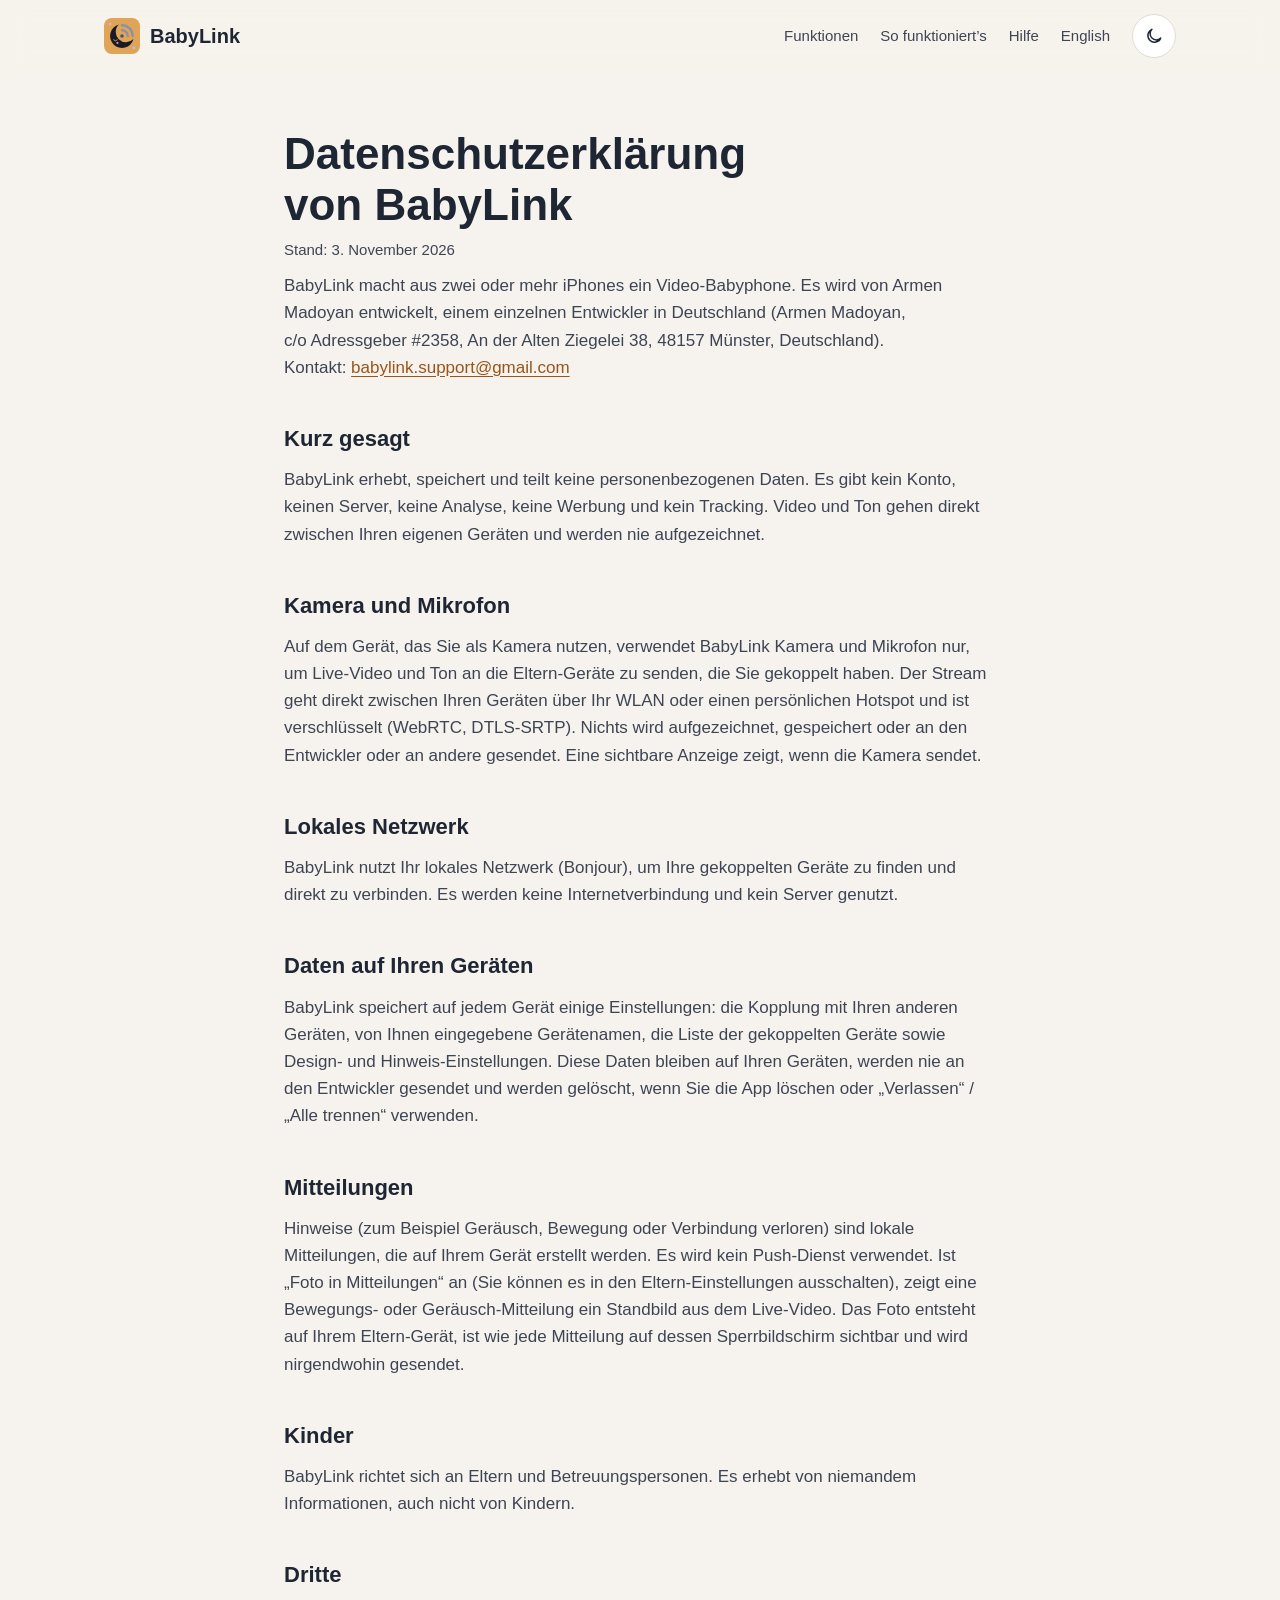
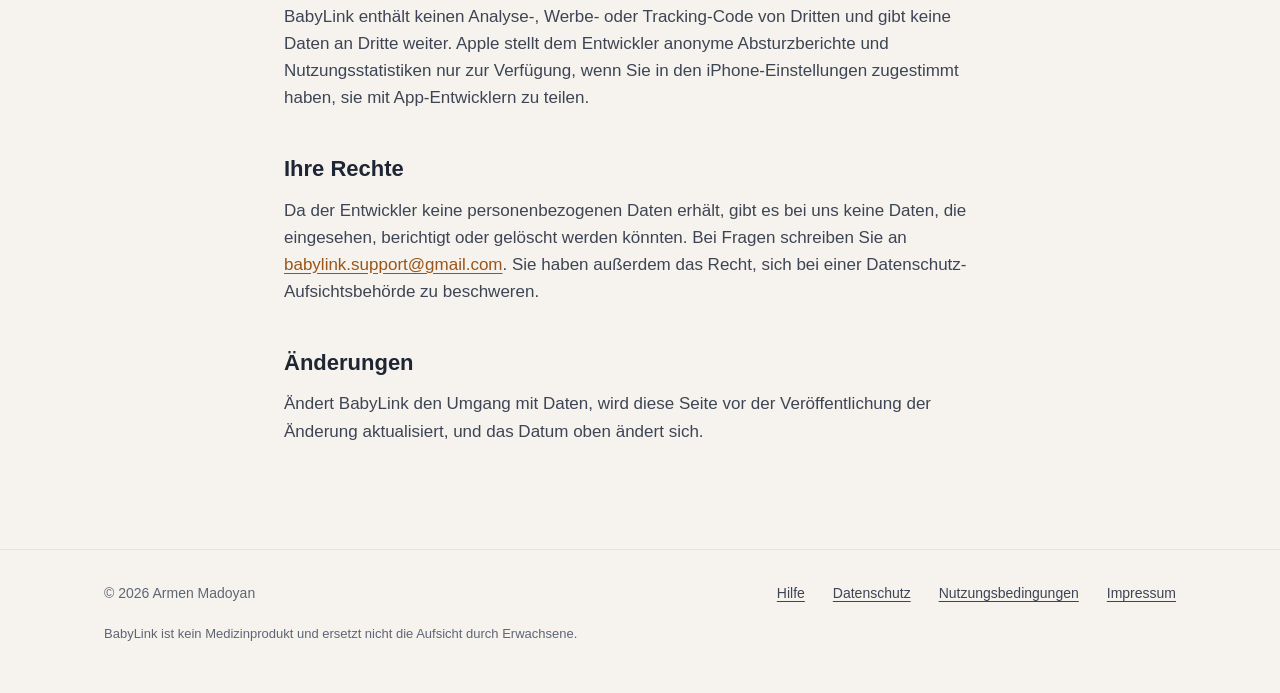
<file: de/privacy.html>
<!doctype html>
<html lang="de">
<head>
<meta charset="utf-8">
<meta name="viewport" content="width=device-width,initial-scale=1">
<title>Datenschutzerklärung · BabyLink</title>
<!-- shared:head (copied to the other German pages by tools/sync.mjs) -->
<meta name="theme-color" content="#252e3d" media="(prefers-color-scheme: dark)">
<meta name="theme-color" content="#f6f3ee" media="(prefers-color-scheme: light)">
<link rel="icon" href="../icon.svg" type="image/svg+xml" media="(prefers-color-scheme: dark)">
<link rel="icon" href="../icon-day.svg" type="image/svg+xml" media="(prefers-color-scheme: light)">
<link rel="apple-touch-icon" href="../apple-touch-icon.png">
<link rel="stylesheet" href="../style.css">
<script>try{var t=localStorage.getItem('babylink.theme');if(t==='light'||t==='dark')document.documentElement.dataset.theme=t}catch(e){}</script>
<!-- /shared:head -->
</head>
<body>

<!-- shared:header -->
<header class="site-header">
  <div class="wrap header-row">
  <a class="brand" href="index.html">
    <svg class="logo-night" viewBox="0 0 100 100" aria-hidden="true"><rect width="100" height="100" rx="22" fill="#161b26"/><circle cx="17" cy="17" r="3.8" fill="#f0a6c2"/><circle cx="83" cy="83" r="3.8" fill="#9fcbf0"/><g transform="translate(50 50) scale(1.1)"><path d="M28.98 7.78 A30 30 0 1 1 -7.78 -28.98 A26 26 0 1 0 28.98 7.78 Z" fill="#e0a458"/><path d="M-21 10 Q-16.5 15 -12 10" fill="none" stroke="#3B2A20" stroke-width="2.2" stroke-linecap="round"/><circle cx="-11.5" cy="17.5" r="2.8" fill="#f0a6c2" opacity="0.85"/><path d="M0 -27 A27 27 0 0 1 27 0 M0 -14.5 A14.5 14.5 0 0 1 14.5 0" fill="none" stroke="#8a93a3" stroke-width="6" stroke-linecap="round"/><circle r="4.5" fill="#4a5160"/></g></svg>
    <svg class="logo-day" viewBox="0 0 100 100" aria-hidden="true"><rect width="100" height="100" rx="22" fill="#e0a458"/><circle cx="17" cy="17" r="3.8" fill="#f0a6c2"/><circle cx="83" cy="83" r="3.8" fill="#9fcbf0"/><g transform="translate(50 50) scale(1.1)"><path d="M28.98 7.78 A30 30 0 1 1 -7.78 -28.98 A26 26 0 1 0 28.98 7.78 Z" fill="#161b26"/><path d="M-21 10 Q-16.5 15 -12 10" fill="none" stroke="#e0a458" stroke-width="2.2" stroke-linecap="round"/><circle cx="-11.5" cy="17.5" r="2.8" fill="#f0a6c2" opacity="0.85"/><path d="M0 -27 A27 27 0 0 1 27 0 M0 -14.5 A14.5 14.5 0 0 1 14.5 0" fill="none" stroke="#8a93a3" stroke-width="6" stroke-linecap="round"/><circle r="4.5" fill="#4a5160"/></g></svg>
    BabyLink
  </a>
  <nav class="site-nav" aria-label="Hauptmenü">
    <a href="index.html#features">Funktionen</a>
    <a href="index.html#how">So funktioniert’s</a>
    <a href="support.html">Hilfe</a>
    <a class="lang" href="../privacy.html" hreflang="en" lang="en">English</a>
    <button class="theme-toggle" type="button" aria-label="Design wechseln">
      <svg class="sun" viewBox="0 0 24 24" aria-hidden="true"><circle cx="12" cy="12" r="4"/><path d="M12 2v2M12 20v2M4.9 4.9l1.4 1.4M17.7 17.7l1.4 1.4M2 12h2M20 12h2M4.9 19.1l1.4-1.4M17.7 6.3l1.4-1.4"/></svg>
      <svg class="moon" viewBox="0 0 24 24" aria-hidden="true"><path d="M20 14.5A8 8 0 1 1 9.5 4a6.5 6.5 0 0 0 10.5 10.5z"/></svg>
    </button>
  </nav>
  </div>
</header>
<!-- /shared:header -->

<main class="doc">
<h1>Datenschutzerklärung von BabyLink</h1>
<p class="muted">Stand: 3. November 2026</p>
<p>BabyLink macht aus zwei oder mehr iPhones ein Video-Babyphone. Es wird von Armen Madoyan entwickelt, einem einzelnen Entwickler in Deutschland (Armen Madoyan, c/o Adressgeber #2358, An der Alten Ziegelei 38, 48157 Münster, Deutschland). Kontakt: <a href="mailto:babylink.support@gmail.com">babylink.support@gmail.com</a></p>
<h2>Kurz gesagt</h2>
<p>BabyLink erhebt, speichert und teilt keine personenbezogenen Daten. Es gibt kein Konto, keinen Server, keine Analyse, keine Werbung und kein Tracking. Video und Ton gehen direkt zwischen Ihren eigenen Geräten und werden nie aufgezeichnet.</p>
<h2>Kamera und Mikrofon</h2>
<p>Auf dem Gerät, das Sie als Kamera nutzen, verwendet BabyLink Kamera und Mikrofon nur, um Live-Video und Ton an die Eltern-Geräte zu senden, die Sie gekoppelt haben. Der Stream geht direkt zwischen Ihren Geräten über Ihr WLAN oder einen persönlichen Hotspot und ist verschlüsselt (WebRTC, DTLS-SRTP). Nichts wird aufgezeichnet, gespeichert oder an den Entwickler oder an andere gesendet. Eine sichtbare Anzeige zeigt, wenn die Kamera sendet.</p>
<h2>Lokales Netzwerk</h2>
<p>BabyLink nutzt Ihr lokales Netzwerk (Bonjour), um Ihre gekoppelten Geräte zu finden und direkt zu verbinden. Es werden keine Internetverbindung und kein Server genutzt.</p>
<h2>Daten auf Ihren Geräten</h2>
<p>BabyLink speichert auf jedem Gerät einige Einstellungen: die Kopplung mit Ihren anderen Geräten, von Ihnen eingegebene Gerätenamen, die Liste der gekoppelten Geräte sowie Design- und Hinweis-Einstellungen. Diese Daten bleiben auf Ihren Geräten, werden nie an den Entwickler gesendet und werden gelöscht, wenn Sie die App löschen oder &bdquo;Verlassen&ldquo; / &bdquo;Alle trennen&ldquo; verwenden.</p>
<h2>Mitteilungen</h2>
<p>Hinweise (zum Beispiel Geräusch, Bewegung oder Verbindung verloren) sind lokale Mitteilungen, die auf Ihrem Gerät erstellt werden. Es wird kein Push-Dienst verwendet. Ist &bdquo;Foto in Mitteilungen&ldquo; an (Sie können es in den Eltern-Einstellungen ausschalten), zeigt eine Bewegungs- oder Geräusch-Mitteilung ein Standbild aus dem Live-Video. Das Foto entsteht auf Ihrem Eltern-Gerät, ist wie jede Mitteilung auf dessen Sperrbildschirm sichtbar und wird nirgendwohin gesendet.</p>
<h2>Kinder</h2>
<p>BabyLink richtet sich an Eltern und Betreuungspersonen. Es erhebt von niemandem Informationen, auch nicht von Kindern.</p>
<h2>Dritte</h2>
<p>BabyLink enthält keinen Analyse-, Werbe- oder Tracking-Code von Dritten und gibt keine Daten an Dritte weiter. Apple stellt dem Entwickler anonyme Absturzberichte und Nutzungsstatistiken nur zur Verfügung, wenn Sie in den iPhone-Einstellungen zugestimmt haben, sie mit App-Entwicklern zu teilen.</p>
<h2>Ihre Rechte</h2>
<p>Da der Entwickler keine personenbezogenen Daten erhält, gibt es bei uns keine Daten, die eingesehen, berichtigt oder gelöscht werden könnten. Bei Fragen schreiben Sie an <a href="mailto:babylink.support@gmail.com">babylink.support@gmail.com</a>. Sie haben außerdem das Recht, sich bei einer Datenschutz-Aufsichtsbehörde zu beschweren.</p>
<h2>Änderungen</h2>
<p>Ändert BabyLink den Umgang mit Daten, wird diese Seite vor der Veröffentlichung der Änderung aktualisiert, und das Datum oben ändert sich.</p>

</main>

<!-- shared:footer -->
<footer class="site-footer">
  <div class="wrap">
    <span class="copy">© 2026 Armen Madoyan</span>
    <a href="support.html">Hilfe</a>
    <a href="privacy.html">Datenschutz</a>
    <a href="terms.html">Nutzungsbedingungen</a>
    <a href="../impressum.html">Impressum</a>
    <p class="note">BabyLink ist kein Medizinprodukt und ersetzt nicht die Aufsicht durch Erwachsene.</p>
  </div>
</footer>
<script src="../site.js"></script>
<!-- /shared:footer -->

</body>
</html>
</file>
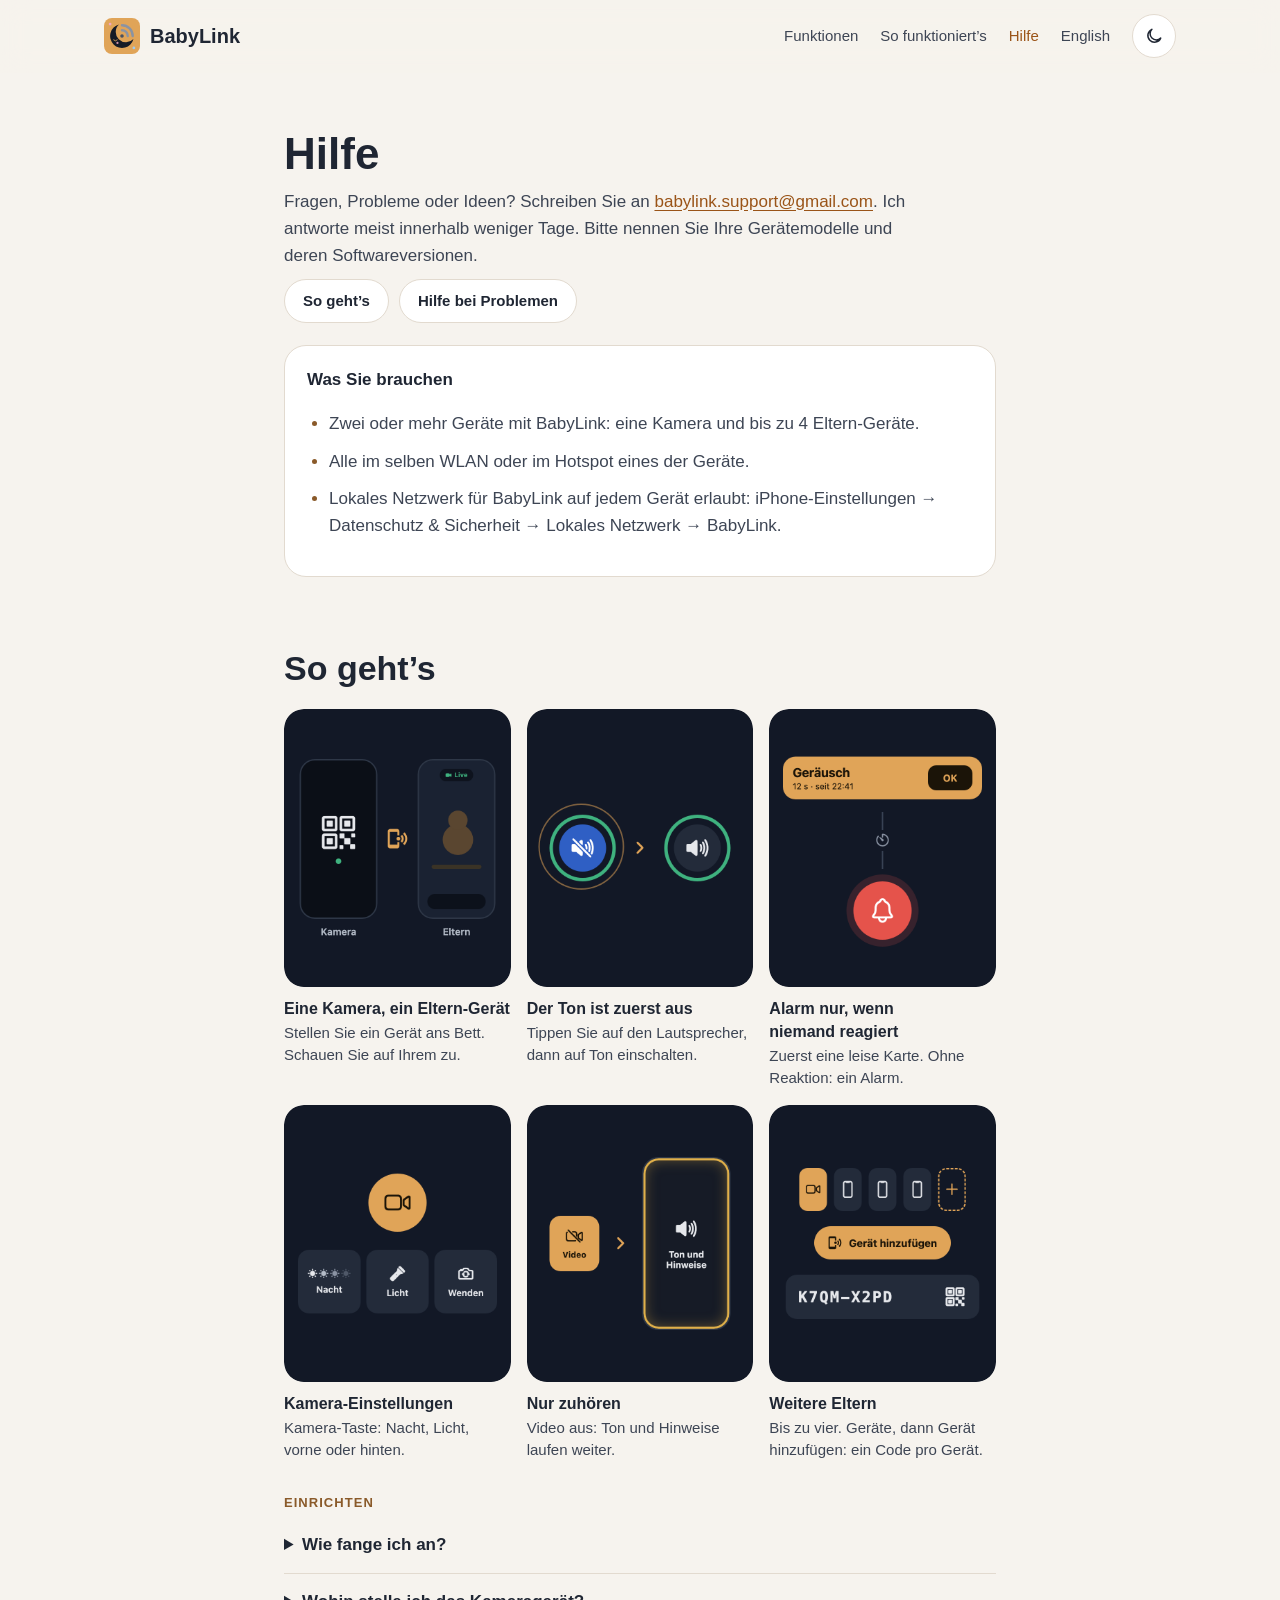
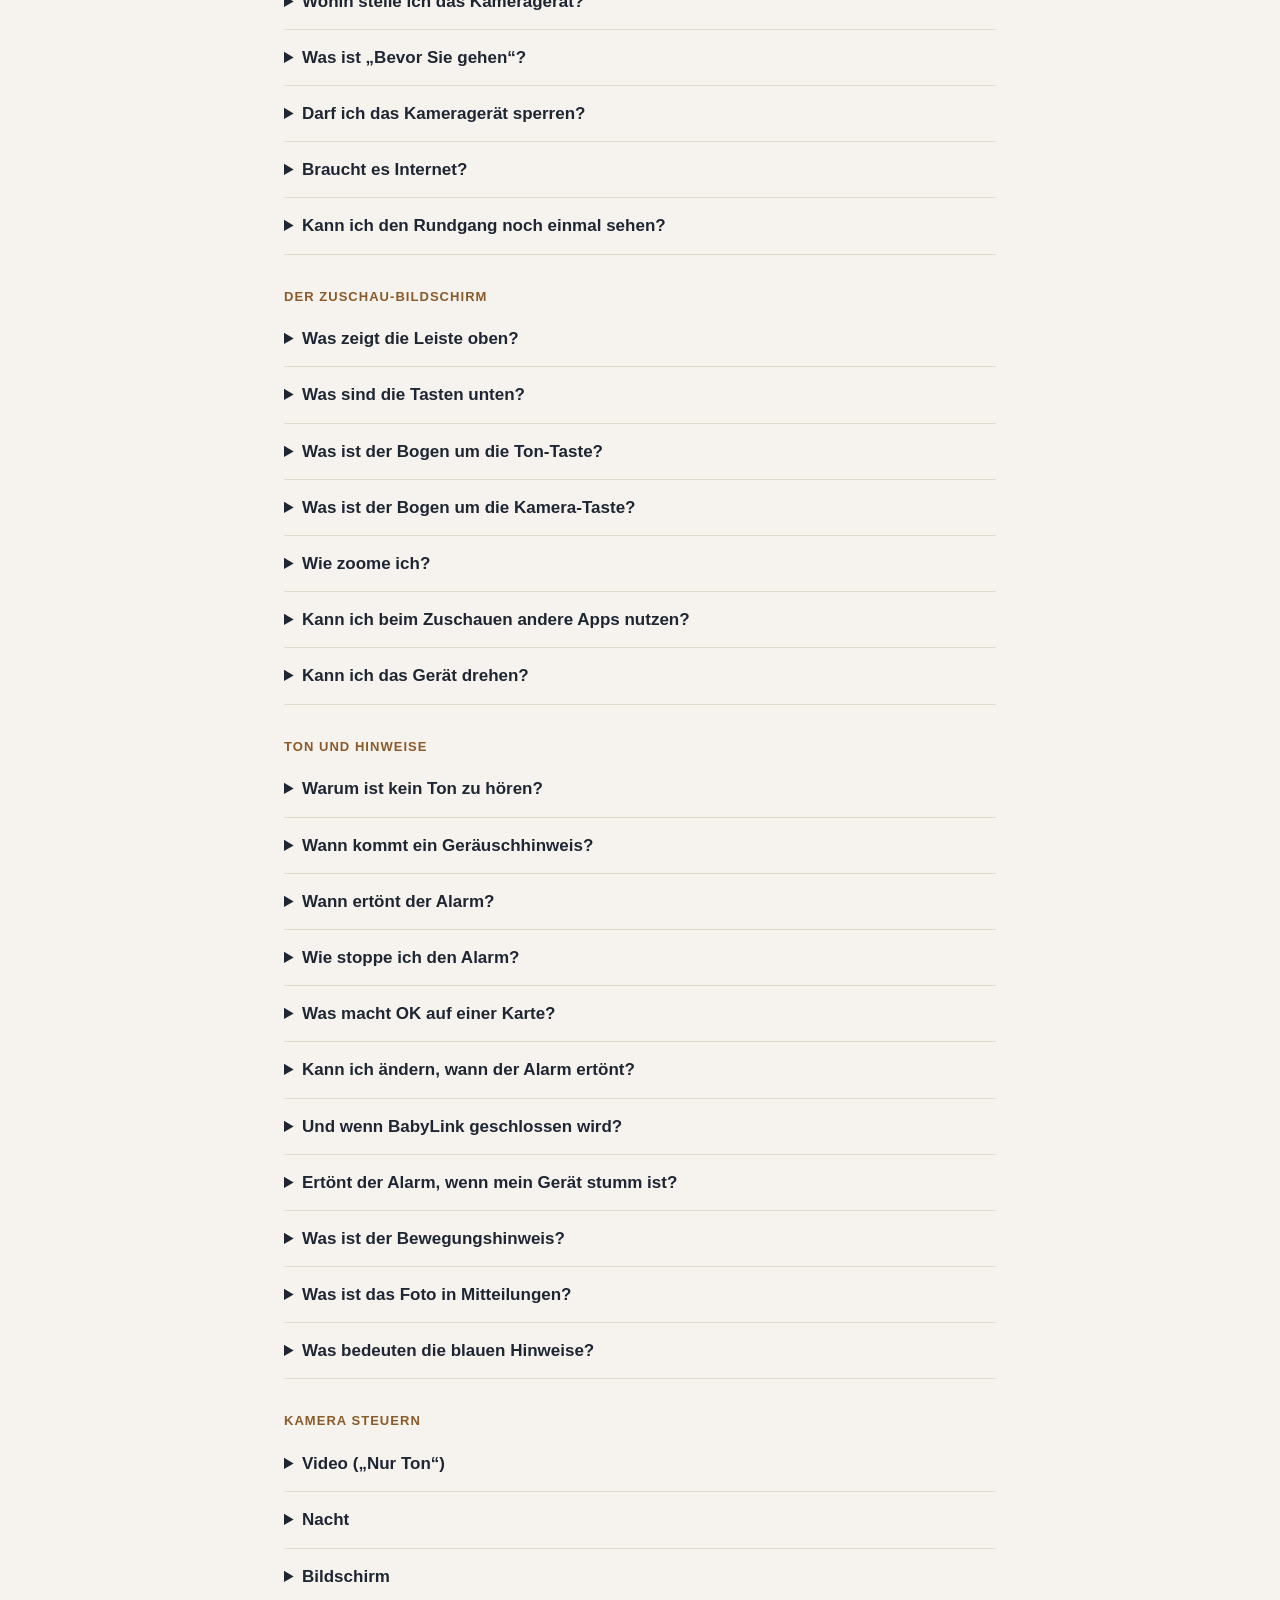
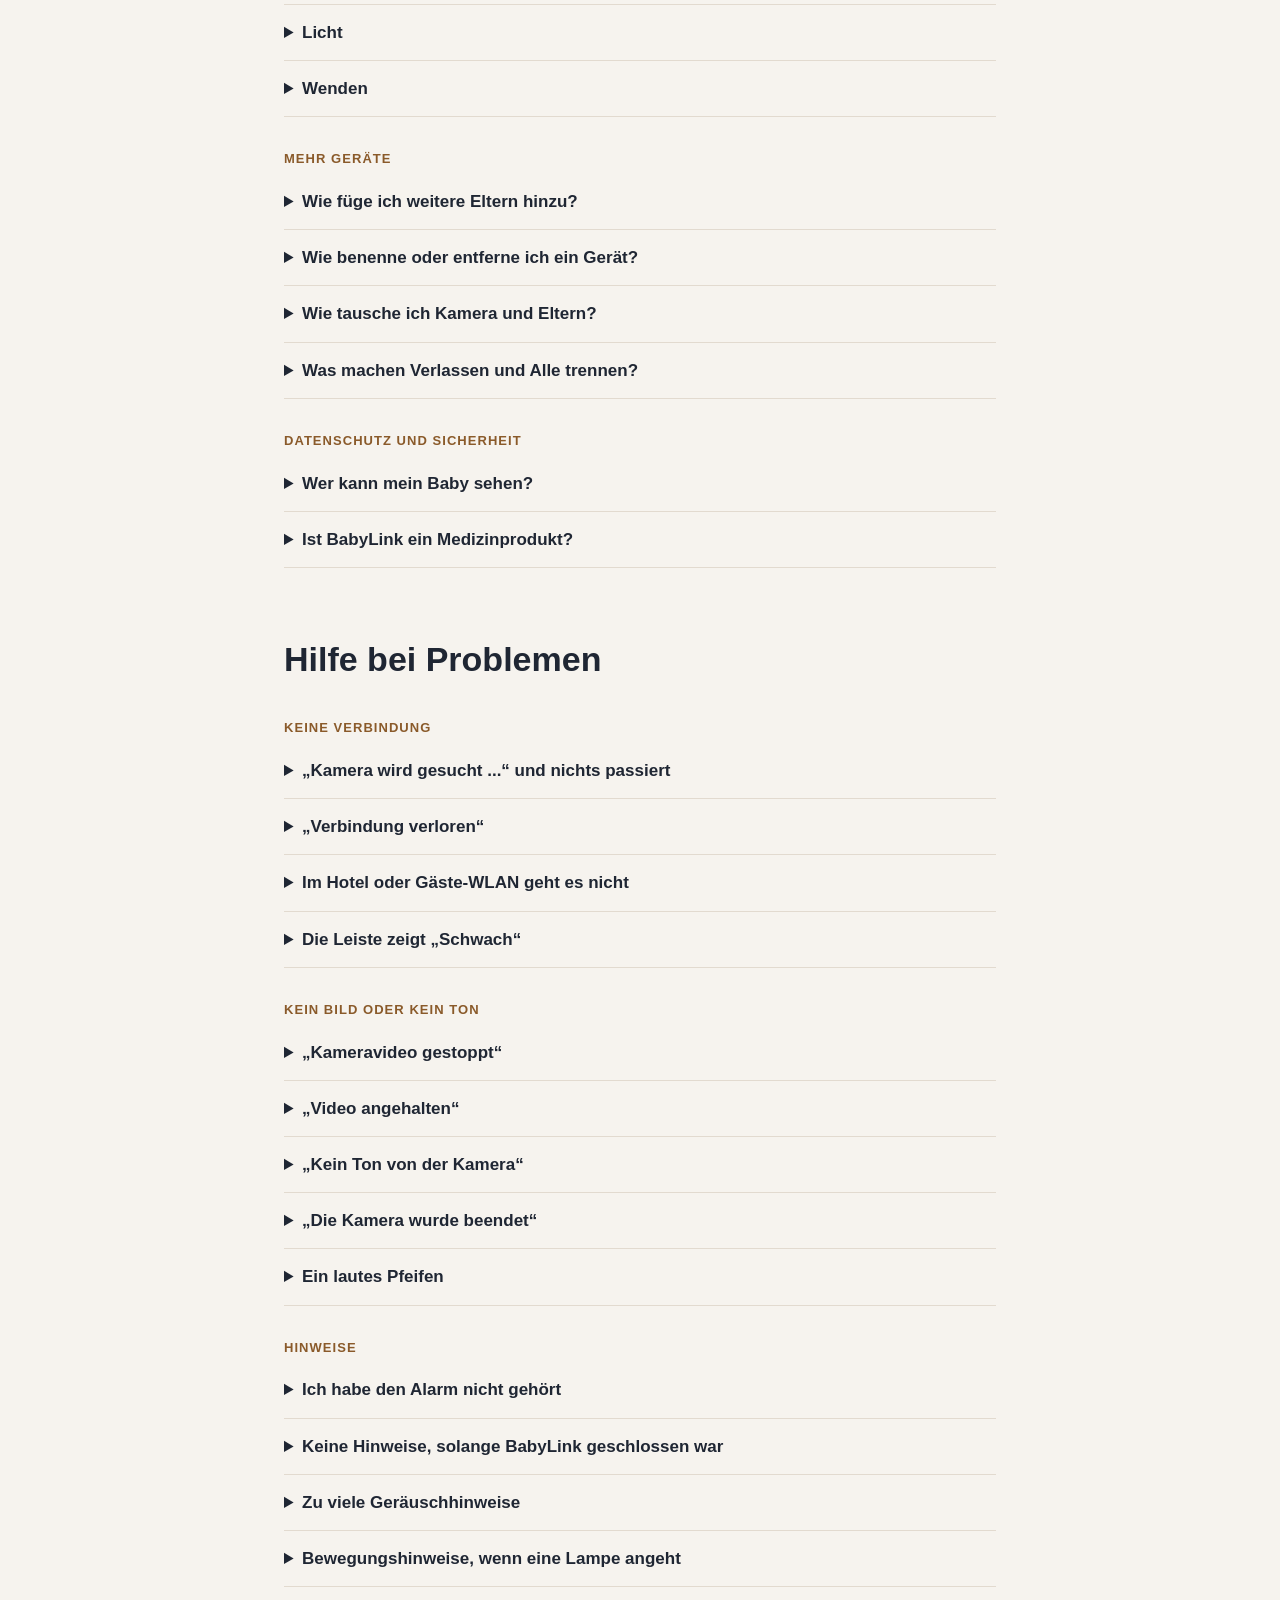
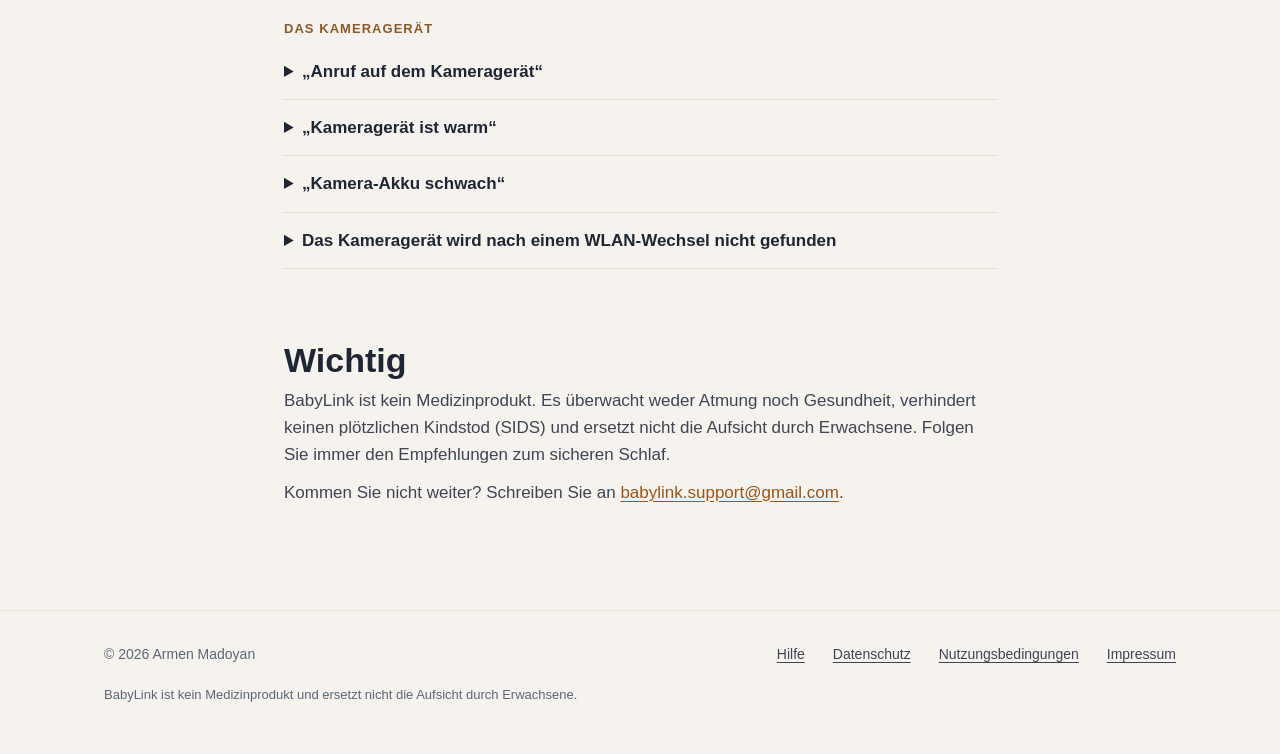
<file: de/support.html>
<!doctype html>
<html lang="de">
<head>
<meta charset="utf-8">
<meta name="viewport" content="width=device-width,initial-scale=1">
<title>BabyLink Hilfe</title>
<!-- shared:head (copied to the other German pages by tools/sync.mjs) -->
<meta name="theme-color" content="#252e3d" media="(prefers-color-scheme: dark)">
<meta name="theme-color" content="#f6f3ee" media="(prefers-color-scheme: light)">
<link rel="icon" href="../icon.svg" type="image/svg+xml" media="(prefers-color-scheme: dark)">
<link rel="icon" href="../icon-day.svg" type="image/svg+xml" media="(prefers-color-scheme: light)">
<link rel="apple-touch-icon" href="../apple-touch-icon.png">
<link rel="stylesheet" href="../style.css">
<script>try{var t=localStorage.getItem('babylink.theme');if(t==='light'||t==='dark')document.documentElement.dataset.theme=t}catch(e){}</script>
<!-- /shared:head -->
</head>
<body>
<!-- Made by scripts/support-page.mjs in the app's repository from the app's help texts.
     Change the texts there and run the script again; edits made here are overwritten.
     The head links, header and footer come from the site's de/index.html (tools/sync.mjs). -->

<!-- shared:header -->
<header class="site-header">
  <div class="wrap header-row">
  <a class="brand" href="index.html">
    <svg class="logo-night" viewBox="0 0 100 100" aria-hidden="true"><rect width="100" height="100" rx="22" fill="#161b26"/><circle cx="17" cy="17" r="3.8" fill="#f0a6c2"/><circle cx="83" cy="83" r="3.8" fill="#9fcbf0"/><g transform="translate(50 50) scale(1.1)"><path d="M28.98 7.78 A30 30 0 1 1 -7.78 -28.98 A26 26 0 1 0 28.98 7.78 Z" fill="#e0a458"/><path d="M-21 10 Q-16.5 15 -12 10" fill="none" stroke="#3B2A20" stroke-width="2.2" stroke-linecap="round"/><circle cx="-11.5" cy="17.5" r="2.8" fill="#f0a6c2" opacity="0.85"/><path d="M0 -27 A27 27 0 0 1 27 0 M0 -14.5 A14.5 14.5 0 0 1 14.5 0" fill="none" stroke="#8a93a3" stroke-width="6" stroke-linecap="round"/><circle r="4.5" fill="#4a5160"/></g></svg>
    <svg class="logo-day" viewBox="0 0 100 100" aria-hidden="true"><rect width="100" height="100" rx="22" fill="#e0a458"/><circle cx="17" cy="17" r="3.8" fill="#f0a6c2"/><circle cx="83" cy="83" r="3.8" fill="#9fcbf0"/><g transform="translate(50 50) scale(1.1)"><path d="M28.98 7.78 A30 30 0 1 1 -7.78 -28.98 A26 26 0 1 0 28.98 7.78 Z" fill="#161b26"/><path d="M-21 10 Q-16.5 15 -12 10" fill="none" stroke="#e0a458" stroke-width="2.2" stroke-linecap="round"/><circle cx="-11.5" cy="17.5" r="2.8" fill="#f0a6c2" opacity="0.85"/><path d="M0 -27 A27 27 0 0 1 27 0 M0 -14.5 A14.5 14.5 0 0 1 14.5 0" fill="none" stroke="#8a93a3" stroke-width="6" stroke-linecap="round"/><circle r="4.5" fill="#4a5160"/></g></svg>
    BabyLink
  </a>
  <nav class="site-nav" aria-label="Hauptmenü">
    <a href="index.html#features">Funktionen</a>
    <a href="index.html#how">So funktioniert’s</a>
    <a href="support.html" aria-current="page">Hilfe</a>
    <a class="lang" href="../support.html" hreflang="en" lang="en">English</a>
    <button class="theme-toggle" type="button" aria-label="Design wechseln">
      <svg class="sun" viewBox="0 0 24 24" aria-hidden="true"><circle cx="12" cy="12" r="4"/><path d="M12 2v2M12 20v2M4.9 4.9l1.4 1.4M17.7 17.7l1.4 1.4M2 12h2M20 12h2M4.9 19.1l1.4-1.4M17.7 6.3l1.4-1.4"/></svg>
      <svg class="moon" viewBox="0 0 24 24" aria-hidden="true"><path d="M20 14.5A8 8 0 1 1 9.5 4a6.5 6.5 0 0 0 10.5 10.5z"/></svg>
    </button>
  </nav>
  </div>
</header>
<!-- /shared:header -->

<main class="doc">
<h1>Hilfe</h1>
<p>Fragen, Probleme oder Ideen? Schreiben Sie an <a href="mailto:babylink.support@gmail.com">babylink.support@gmail.com</a>. Ich antworte meist innerhalb weniger Tage. Bitte nennen Sie Ihre Gerätemodelle und deren Softwareversionen.</p>
<p class="toc"><a href="#how-to-use">So geht’s</a><a href="#troubleshooting">Hilfe bei Problemen</a></p>

<div class="box">
<p><strong>Was Sie brauchen</strong></p>
<ul>
<li>Zwei oder mehr Geräte mit BabyLink: eine Kamera und bis zu 4 Eltern-Geräte.</li>
<li>Alle im selben WLAN oder im Hotspot eines der Geräte.</li>
<li>Lokales Netzwerk für BabyLink auf jedem Gerät erlaubt: iPhone-Einstellungen → Datenschutz &amp; Sicherheit → Lokales Netzwerk → BabyLink.</li>
</ul>
</div>

<h2 class="part" id="how-to-use">So geht’s</h2>
<div class="how">
<figure><img src="../img/how/de-1.png" width="327" height="400" alt="" loading="lazy"><figcaption><strong>Eine Kamera, ein Eltern-Gerät</strong>Stellen Sie ein Gerät ans Bett. Schauen Sie auf Ihrem zu.</figcaption></figure>
<figure><img src="../img/how/de-2.png" width="327" height="400" alt="" loading="lazy"><figcaption><strong>Der Ton ist zuerst aus</strong>Tippen Sie auf den Lautsprecher, dann auf Ton einschalten.</figcaption></figure>
<figure><img src="../img/how/de-3.png" width="327" height="400" alt="" loading="lazy"><figcaption><strong>Alarm nur, wenn niemand reagiert</strong>Zuerst eine leise Karte. Ohne Reaktion: ein Alarm.</figcaption></figure>
<figure><img src="../img/how/de-4.png" width="327" height="400" alt="" loading="lazy"><figcaption><strong>Kamera-Einstellungen</strong>Kamera-Taste: Nacht, Licht, vorne oder hinten.</figcaption></figure>
<figure><img src="../img/how/de-5.png" width="327" height="400" alt="" loading="lazy"><figcaption><strong>Nur zuhören</strong>Video aus: Ton und Hinweise laufen weiter.</figcaption></figure>
<figure><img src="../img/how/de-6.png" width="327" height="400" alt="" loading="lazy"><figcaption><strong>Weitere Eltern</strong>Bis zu vier. Geräte, dann Gerät hinzufügen: ein Code pro Gerät.</figcaption></figure>
</div>
<h3 id="einrichten">Einrichten</h3>
<details><summary>Wie fange ich an?</summary><ol><li>Auf dem Gerät, das beim Baby bleibt: BabyLink öffnen, auf Kamera tippen. Es zeigt einen Code.</li><li>Auf Ihrem Gerät: auf Eltern tippen und den Code scannen.</li><li>Fertig. Beim nächsten Mal finden sich die Geräte von selbst.</li></ol></details>
<details><summary>Wohin stelle ich das Kameragerät?</summary><p>Etwa 1–2 m vom Baby entfernt, außer Reichweite, mit dem ganzen Bett im Bild. Am Ladegerät lassen. Nicht unter einer Decke oder in der Sonne: Es wird warm.</p></details>
<details><summary>Was ist „Bevor Sie gehen“?</summary><p>Eine kurze Liste auf dem Kameragerät: Flugmodus mit WLAN an, Nicht stören, stumm, Ladegerät. So wecken Anrufe und Töne das Baby nicht. Mit der Taste ! öffnen Sie sie wieder.</p></details>
<details><summary>Darf ich das Kameragerät sperren?</summary><p>Mit Video: nein. Das iPhone schaltet die Kamera beim Sperren aus. Der Bildschirm wird nach 30 Sekunden von selbst dunkel, das reicht.</p><p>Mit „Nur Ton“: ja, der Ton läuft weiter.</p></details>
<details><summary>Braucht es Internet?</summary><p>Nein. Nur müssen beide Geräte im selben WLAN sein oder im Hotspot eines der beiden. Nichts verlässt Ihr Zuhause: kein Konto, kein Server.</p></details>
<details><summary>Kann ich den Rundgang noch einmal sehen?</summary><p>Ja: Tippen Sie auf ? und dann auf Rundgang starten. Er zeigt den Bildschirm der Eltern Schritt für Schritt, ohne Kamera.</p></details>
<h3 id="der-zuschau-bildschirm">Der Zuschau-Bildschirm</h3>
<details><summary>Was zeigt die Leiste oben?</summary><p>Die Verbindung in einem Wort (Live, Schwach, Kein Video, Kein Ton, Getrennt), wie spät das Bild ist und den Akku des Kamerageräts. Tippen Sie darauf für Details.</p></details>
<details><summary>Was sind die Tasten unten?</summary><p>Von links nach rechts: Geräte · Ton · Einstellungen · Kamera · Beenden. Das ☰ oben links öffnet das Hauptmenü.</p></details>
<details><summary>Was ist der Bogen um die Ton-Taste?</summary><p>Wie laut es gerade beim Baby ist. Der kleine Pfeil zeigt, wo der Geräuschhinweis beginnt. Eine blaue Taste heißt: Der Ton ist auf diesem Gerät aus.</p></details>
<details><summary>Was ist der Bogen um die Kamera-Taste?</summary><p>Wie viel sich im Bild bewegt. Der Pfeil zeigt, wo der Bewegungshinweis beginnt. Eine blaue Taste heißt: Das Video ist aus („Nur Ton“).</p></details>
<details><summary>Wie zoome ich?</summary><p>Das Bild füllt den Bildschirm, seine Ränder gehen etwas darüber hinaus. Doppeltippen: näher; noch einmal: das ganze Bild; noch einmal: wieder bildschirmfüllend. Mit zwei Fingern zoomen, ziehen zum Verschieben. Nur das Bild hier wird vergrößert; das Kameragerät bleibt unberührt.</p></details>
<details><summary>Kann ich beim Zuschauen andere Apps nutzen?</summary><p>Ja. Wischen Sie nach oben zum Home-Bildschirm: Ein kleines Video bleibt im Vordergrund (oder tippen Sie vorher auf die Bild-in-Bild-Taste unter dem ?). Ton und Hinweise funktionieren auch bei gesperrtem Bildschirm.</p></details>
<details><summary>Kann ich das Gerät drehen?</summary><p>Ja. Bild und Karten drehen sich mit; die Tasten bleiben an ihren Rändern. Die Ausrichtungssperre im Kontrollzentrum hält alles aufrecht.</p></details>
<h3 id="ton-und-hinweise">Ton und Hinweise</h3>
<details><summary>Warum ist kein Ton zu hören?</summary><p>Der Ton ist bei jedem Start aus, damit zwei Geräte im selben Raum nicht pfeifen. Tippen Sie auf die blaue Ton-Taste, dann auf „Ton einschalten“.</p></details>
<details><summary>Wann kommt ein Geräuschhinweis?</summary><p>Wenn ein Geräusch lange genug dauert. Niedrig: lautes Weinen für 8 Sekunden. Mittel: Weinen für 5 Sekunden. Hoch: leise Geräusche für 3 Sekunden. Ändern im Ton-Menü.</p></details>
<details><summary>Wann ertönt der Alarm?</summary><p>Nur wenn Sie etwas verpasst haben könnten: Ihr Baby weint seit einer Minute und Sie haben nicht reagiert (Ton hier aus), oder BabyLink konnte etwa eine Minute lang nicht aufpassen. Er beginnt leise und wird lauter.</p></details>
<details><summary>Wie stoppe ich den Alarm?</summary><p>Bildschirm berühren, BabyLink öffnen oder die Mitteilung gedrückt halten und auf „Alarm stoppen“ tippen. Weint das Baby weiter, meldet sich BabyLink nach zwei Minuten wieder.</p></details>
<details><summary>Was macht OK auf einer Karte?</summary><p>„Ich habe es gesehen.“ Die Karte verschwindet; solange das Weinen anhält, zeigt eine kleine Zeile unter der Leiste die Zeit.</p></details>
<details><summary>Kann ich ändern, wann der Alarm ertönt?</summary><p>Im Hauptmenü (☰) unter Alarme: 30 Sekunden, 1 Minute oder 2 Minuten, und ein Schalter für jeden Alarm. Mit ausgeschaltetem Schalter kommen Vibration und Mitteilung trotzdem.</p></details>
<details><summary>Und wenn BabyLink geschlossen wird?</summary><p>Etwa eine Minute später zeigt das iPhone „BabyLink passt nicht auf“. Um ohne diese Mitteilung aufzuhören, tippen Sie auf Beenden, statt BabyLink wegzuwischen. In diesem Menü unter „Wenn BabyLink schließt“ können Sie „Mich benachrichtigen“ ausschalten; beim nächsten Start von BabyLink ist es wieder an.</p></details>
<details><summary>Ertönt der Alarm, wenn mein Gerät stumm ist?</summary><p>Ja. Er kann aber nicht lauter sein als die Lautstärke Ihres Geräts: Nachts die Lautstärke hoch lassen.</p></details>
<details><summary>Was ist der Bewegungshinweis?</summary><p>Eine Mitteilung, wenn sich eine Weile etwas bewegt. Anfangs aus. Er löst nie den Alarm aus.</p></details>
<details><summary>Was ist das Foto in Mitteilungen?</summary><p>Das letzte Bild der Kamera in Geräusch- und Bewegungsmitteilungen, auch auf dem Sperrbildschirm. Ausschalten unter Einstellungen (Zahnrad) auf dem Zuschau-Bildschirm.</p></details>
<details><summary>Was bedeuten die blauen Hinweise?</summary><p>Etwas zum Wissen, kein Alarm: Der Akku des Kamerageräts ist schwach, es ist warm, dort klingelt ein Anruf oder Mitteilungen sind aus. Rot heißt nur: BabyLink kann gerade nicht aufpassen.</p></details>
<h3 id="kamera-steuern">Kamera steuern</h3>
<details><summary>Video („Nur Ton“)</summary><p>Schaltet das Bild aus und lässt den Ton an. Spart Akku und hält das Kameragerät kühl. Gut für die Nacht: Im dunklen Zimmer zeigt das Bild ohnehin wenig.</p></details>
<details><summary>Nacht</summary><p>Wählen Sie, wie hell das Zimmer ist: vier Sonnen, von hell bis sehr dunkel. Je dunkler, desto heller das Bild und desto weniger flüssig die Bewegung.</p></details>
<details><summary>Bildschirm</summary><p>Schaltet den Bildschirm des Kamerageräts dunkel oder wieder an.</p></details>
<details><summary>Licht</summary><p>Die Taschenlampe des Kamerageräts, ab 1 %. BabyLink fragt vorher: Sie kann das Baby wecken.</p></details>
<details><summary>Wenden</summary><p>Rück- oder Frontkamera.</p></details>
<h3 id="mehr-geraete">Mehr Geräte</h3>
<details><summary>Wie füge ich weitere Eltern hinzu?</summary><p>Geräte öffnen, auf „Gerät hinzufügen“ tippen. Auf dem neuen Gerät: Eltern, dann den Code scannen oder auf „Ich habe einen Code“ tippen. Der Code gilt einmal, 10 Minuten lang. Bis zu 4 Eltern-Geräte.</p></details>
<details><summary>Wie benenne oder entferne ich ein Gerät?</summary><p>Unter Geräte: auf den Namen tippen zum Umbenennen, auf × tippen zum Entfernen. Jedes Gerät kann das.</p></details>
<details><summary>Wie tausche ich Kamera und Eltern?</summary><p>Unter Geräte auf Tauschen. Geht mit zwei Geräten. Oder einfach auf dem Home-Bildschirm des Eltern-Geräts auf Kamera tippen: Es fragt und tauscht.</p></details>
<details><summary>Was machen Verlassen und Alle trennen?</summary><p>Verlassen: Nur dieses Gerät geht, die anderen laufen weiter.</p><p>Alle trennen (auf dem Kameragerät): Alle werden getrennt. Um sie wieder zu nutzen, mit einem neuen Code koppeln.</p></details>
<h3 id="datenschutz-und-sicherheit">Datenschutz und Sicherheit</h3>
<details><summary>Wer kann mein Baby sehen?</summary><p>Nur die Geräte, die Sie gekoppelt haben. Video und Ton gehen verschlüsselt direkt von einem Gerät zum anderen über Ihr WLAN. Es gibt keinen Server und kein Konto. Nichts wird aufgezeichnet.</p></details>
<details><summary>Ist BabyLink ein Medizinprodukt?</summary><p>Nein. Es überwacht weder Atmung noch Gesundheit. Es ersetzt nicht, dass Sie selbst nach Ihrem Baby sehen.</p></details>

<h2 class="part" id="troubleshooting">Hilfe bei Problemen</h2>
<h3 id="keine-verbindung">Keine Verbindung</h3>
<details><summary>„Kamera wird gesucht ...“ und nichts passiert</summary><ol><li>BabyLink auf dem Kameragerät öffnen und es entsperren.</li><li>Sind beide Geräte im selben WLAN?</li><li>iPhone-Einstellungen → Datenschutz &amp; Sicherheit → Lokales Netzwerk → BabyLink: an, auf beiden Geräten.</li><li>Immer noch nichts: Verlassen, dann mit dem Code neu koppeln.</li></ol></details>
<details><summary>„Verbindung verloren“</summary><p>BabyLink versucht es von selbst weiter. Prüfen Sie das WLAN und ob das Kameragerät an, entsperrt und geladen ist.</p></details>
<details><summary>Im Hotel oder Gäste-WLAN geht es nicht</summary><p>Viele dieser Netze lassen Geräte nicht miteinander sprechen. Nutzen Sie den Persönlichen Hotspot eines Geräts (braucht mobile Daten) oder einen kleinen Reise-Router.</p></details>
<details><summary>Die Leiste zeigt „Schwach“</summary><p>Das WLAN ist dort langsam. Stellen Sie das Kameragerät oder den Router näher.</p></details>
<h3 id="kein-bild-oder-kein-ton">Kein Bild oder kein Ton</h3>
<details><summary>„Kameravideo gestoppt“</summary><p>BabyLink auf dem Kameragerät wurde geschlossen oder das Gerät gesperrt. Öffnen Sie es dort, oder tippen Sie auf „Zu ‚Nur Ton‘ wechseln“, um weiter zuzuhören.</p></details>
<details><summary>„Video angehalten“</summary><p>Es kommt kein neues Bild an. Der Ton kann noch funktionieren. Meist kommt es von selbst zurück.</p></details>
<details><summary>„Kein Ton von der Kamera“</summary><p>Sehen Sie nach dem Kameragerät: Ist BabyLink offen, läuft ein Anruf?</p></details>
<details><summary>„Die Kamera wurde beendet“</summary><p>Jemand hat auf dem Kameragerät auf Beenden getippt. Tippen Sie auf „Kamera starten“, um sie wieder zu starten.</p></details>
<details><summary>Ein lautes Pfeifen</summary><p>Die beiden Geräte sind zu nah beieinander und der Ton ist an. Ton aus oder Abstand vergrößern.</p></details>
<h3 id="hinweise">Hinweise</h3>
<details><summary>Ich habe den Alarm nicht gehört</summary><p>Prüfen Sie die Lautstärke Ihres Geräts. Dann iPhone-Einstellungen → Mitteilungen → BabyLink: erlaubt, mit dringlichen Mitteilungen an. Probieren Sie „Alarm testen“ im Hauptmenü (☰) unter Alarme. Prüfen Sie auch die Schalter unter Alarme.</p></details>
<details><summary>Keine Hinweise, solange BabyLink geschlossen war</summary><p>BabyLink passt nur auf, solange es läuft. Nicht wegwischen, sondern mit Beenden aufhören. Ist es geschlossen, zeigt das iPhone etwa eine Minute später „BabyLink passt nicht auf“, außer „Mich benachrichtigen“ unter „Wenn BabyLink schließt“ ist in diesem Menü aus.</p></details>
<details><summary>Zu viele Geräuschhinweise</summary><p>Stellen Sie den Geräuschhinweis im Ton-Menü auf Niedrig. Während eines Anrufs auf dem Kameragerät pausieren Geräuschhinweise von selbst.</p></details>
<details><summary>Bewegungshinweise, wenn eine Lampe angeht</summary><p>Ein plötzlicher Lichtwechsel kann wie Bewegung aussehen. Wählen Sie Niedrig oder schalten Sie den Bewegungshinweis aus.</p></details>
<h3 id="das-kamerageraet">Das Kameragerät</h3>
<details><summary>„Anruf auf dem Kameragerät“</summary><p>Dort hat ein Anruf geklingelt; das Video kann bis zum Ende stoppen. Schalten Sie auf dem Kameragerät den Flugmodus ein, dann wieder das WLAN (siehe „Bevor Sie gehen“).</p></details>
<details><summary>„Kameragerät ist warm“</summary><p>Nehmen Sie es aus der Hülle, weg von Decken und Sonne. Mit „Nur Ton“ bleibt es kühler.</p></details>
<details><summary>„Kamera-Akku schwach“</summary><p>Der Akku des Kamerageräts ist unter 20 % und es lädt nicht. Schließen Sie es an.</p></details>
<details><summary>Das Kameragerät wird nach einem WLAN-Wechsel nicht gefunden</summary><p>Warten Sie eine Minute: Es meldet sich erneut. Immer noch nichts: Kamera dort beenden und neu starten.</p></details>

<h2 class="part" id="important">Wichtig</h2>
<p>BabyLink ist kein Medizinprodukt. Es überwacht weder Atmung noch Gesundheit, verhindert keinen plötzlichen Kindstod (SIDS) und ersetzt nicht die Aufsicht durch Erwachsene. Folgen Sie immer den Empfehlungen zum sicheren Schlaf.</p>
<p>Kommen Sie nicht weiter? Schreiben Sie an <a href="mailto:babylink.support@gmail.com">babylink.support@gmail.com</a>.</p>
</main>

<!-- shared:footer -->
<footer class="site-footer">
  <div class="wrap">
    <span class="copy">© 2026 Armen Madoyan</span>
    <a href="support.html">Hilfe</a>
    <a href="privacy.html">Datenschutz</a>
    <a href="terms.html">Nutzungsbedingungen</a>
    <a href="../impressum.html">Impressum</a>
    <p class="note">BabyLink ist kein Medizinprodukt und ersetzt nicht die Aufsicht durch Erwachsene.</p>
  </div>
</footer>
<script src="../site.js"></script>
<!-- /shared:footer -->

</body>
</html>
</file>
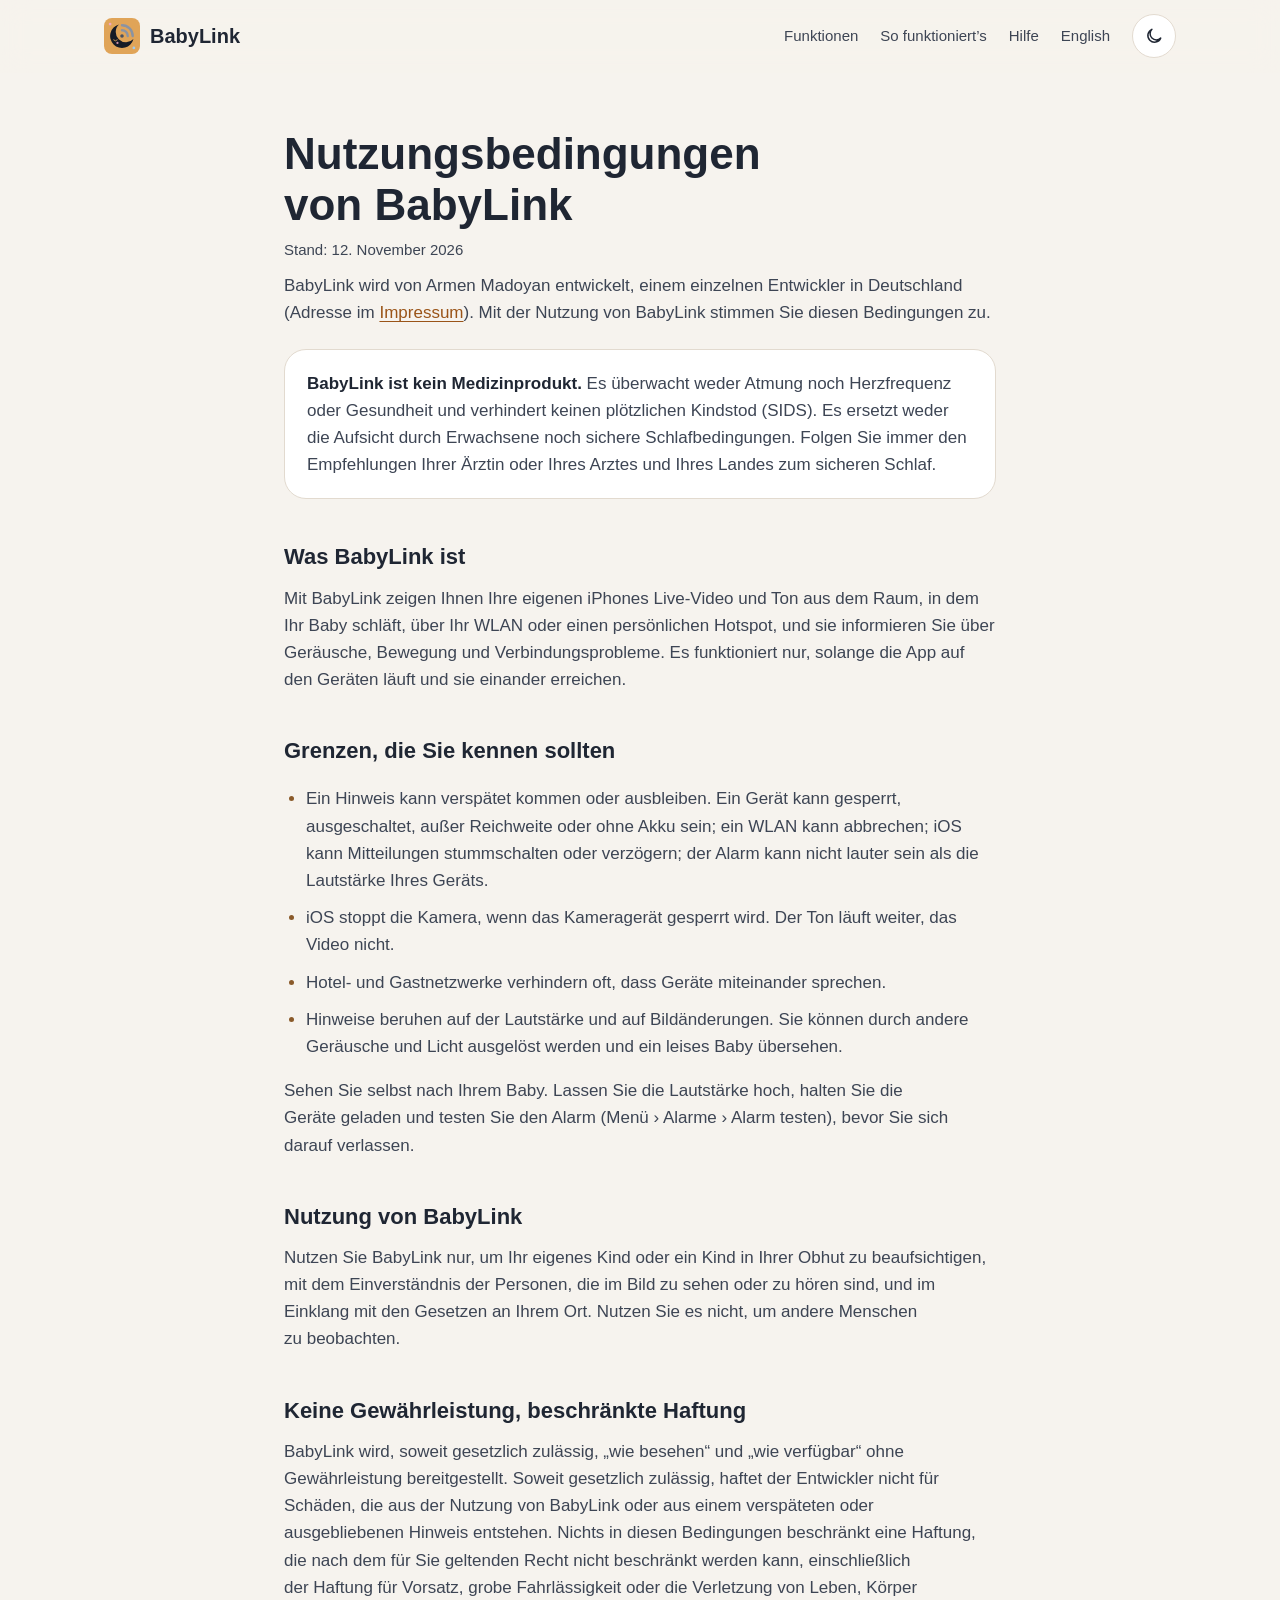
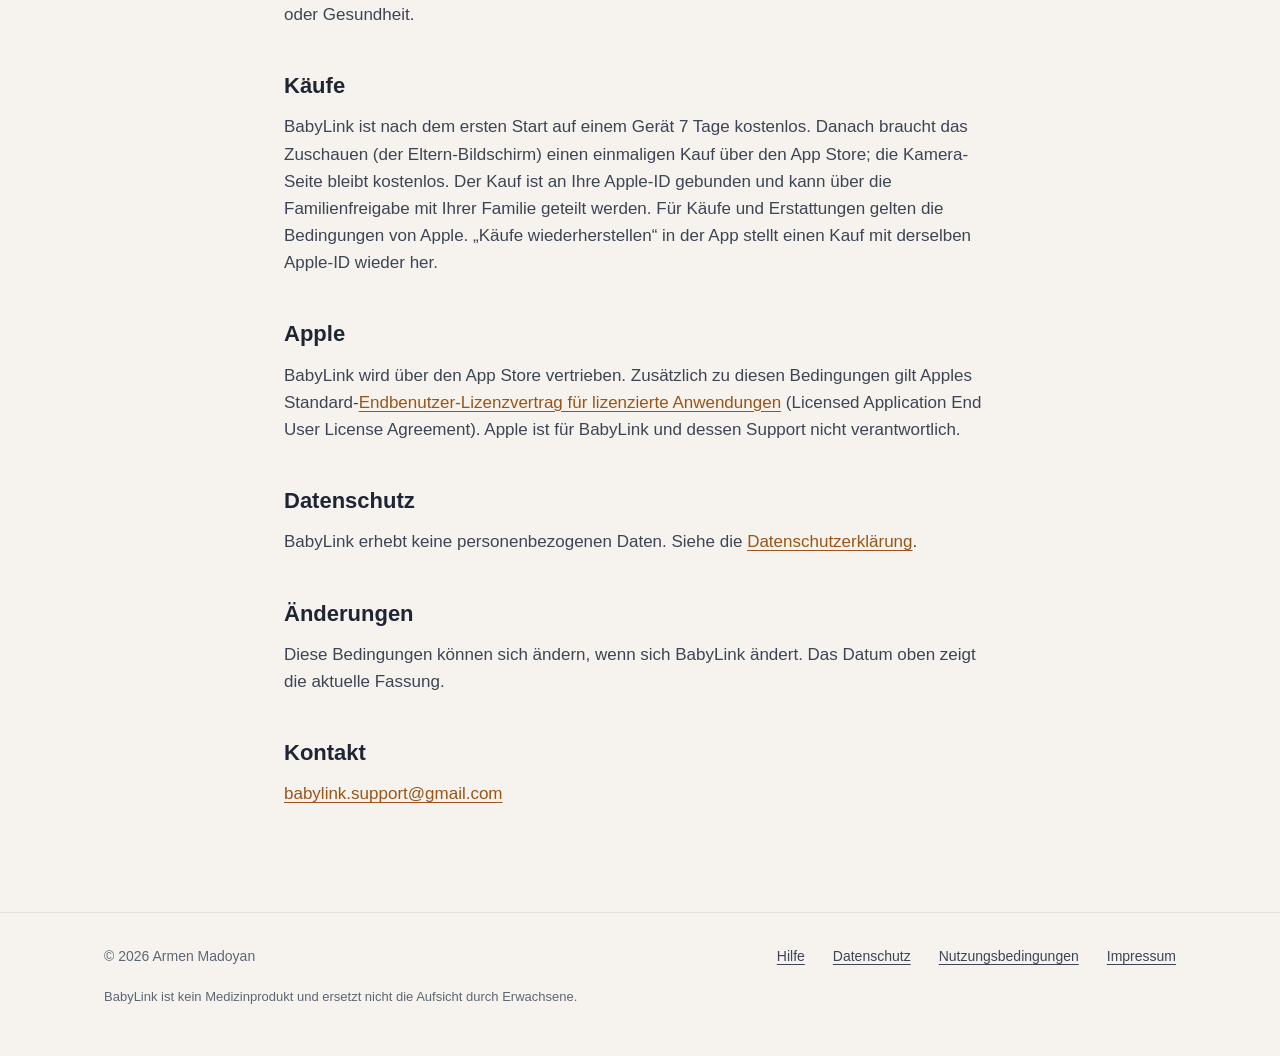
<file: de/terms.html>
<!doctype html>
<html lang="de">
<head>
<meta charset="utf-8">
<meta name="viewport" content="width=device-width,initial-scale=1">
<title>Nutzungsbedingungen · BabyLink</title>
<!-- shared:head (copied to the other German pages by tools/sync.mjs) -->
<meta name="theme-color" content="#252e3d" media="(prefers-color-scheme: dark)">
<meta name="theme-color" content="#f6f3ee" media="(prefers-color-scheme: light)">
<link rel="icon" href="../icon.svg" type="image/svg+xml" media="(prefers-color-scheme: dark)">
<link rel="icon" href="../icon-day.svg" type="image/svg+xml" media="(prefers-color-scheme: light)">
<link rel="apple-touch-icon" href="../apple-touch-icon.png">
<link rel="stylesheet" href="../style.css">
<script>try{var t=localStorage.getItem('babylink.theme');if(t==='light'||t==='dark')document.documentElement.dataset.theme=t}catch(e){}</script>
<!-- /shared:head -->
</head>
<body>

<!-- shared:header -->
<header class="site-header">
  <div class="wrap header-row">
  <a class="brand" href="index.html">
    <svg class="logo-night" viewBox="0 0 100 100" aria-hidden="true"><rect width="100" height="100" rx="22" fill="#161b26"/><circle cx="17" cy="17" r="3.8" fill="#f0a6c2"/><circle cx="83" cy="83" r="3.8" fill="#9fcbf0"/><g transform="translate(50 50) scale(1.1)"><path d="M28.98 7.78 A30 30 0 1 1 -7.78 -28.98 A26 26 0 1 0 28.98 7.78 Z" fill="#e0a458"/><path d="M-21 10 Q-16.5 15 -12 10" fill="none" stroke="#3B2A20" stroke-width="2.2" stroke-linecap="round"/><circle cx="-11.5" cy="17.5" r="2.8" fill="#f0a6c2" opacity="0.85"/><path d="M0 -27 A27 27 0 0 1 27 0 M0 -14.5 A14.5 14.5 0 0 1 14.5 0" fill="none" stroke="#8a93a3" stroke-width="6" stroke-linecap="round"/><circle r="4.5" fill="#4a5160"/></g></svg>
    <svg class="logo-day" viewBox="0 0 100 100" aria-hidden="true"><rect width="100" height="100" rx="22" fill="#e0a458"/><circle cx="17" cy="17" r="3.8" fill="#f0a6c2"/><circle cx="83" cy="83" r="3.8" fill="#9fcbf0"/><g transform="translate(50 50) scale(1.1)"><path d="M28.98 7.78 A30 30 0 1 1 -7.78 -28.98 A26 26 0 1 0 28.98 7.78 Z" fill="#161b26"/><path d="M-21 10 Q-16.5 15 -12 10" fill="none" stroke="#e0a458" stroke-width="2.2" stroke-linecap="round"/><circle cx="-11.5" cy="17.5" r="2.8" fill="#f0a6c2" opacity="0.85"/><path d="M0 -27 A27 27 0 0 1 27 0 M0 -14.5 A14.5 14.5 0 0 1 14.5 0" fill="none" stroke="#8a93a3" stroke-width="6" stroke-linecap="round"/><circle r="4.5" fill="#4a5160"/></g></svg>
    BabyLink
  </a>
  <nav class="site-nav" aria-label="Hauptmenü">
    <a href="index.html#features">Funktionen</a>
    <a href="index.html#how">So funktioniert’s</a>
    <a href="support.html">Hilfe</a>
    <a class="lang" href="../terms.html" hreflang="en" lang="en">English</a>
    <button class="theme-toggle" type="button" aria-label="Design wechseln">
      <svg class="sun" viewBox="0 0 24 24" aria-hidden="true"><circle cx="12" cy="12" r="4"/><path d="M12 2v2M12 20v2M4.9 4.9l1.4 1.4M17.7 17.7l1.4 1.4M2 12h2M20 12h2M4.9 19.1l1.4-1.4M17.7 6.3l1.4-1.4"/></svg>
      <svg class="moon" viewBox="0 0 24 24" aria-hidden="true"><path d="M20 14.5A8 8 0 1 1 9.5 4a6.5 6.5 0 0 0 10.5 10.5z"/></svg>
    </button>
  </nav>
  </div>
</header>
<!-- /shared:header -->

<main class="doc">
<h1>Nutzungsbedingungen von BabyLink</h1>
<p class="muted">Stand: 12. November 2026</p>
<p>BabyLink wird von Armen Madoyan entwickelt, einem einzelnen Entwickler in Deutschland (Adresse im <a href="../impressum.html">Impressum</a>). Mit der Nutzung von BabyLink stimmen Sie diesen Bedingungen zu.</p>
<div class="box"><p><strong>BabyLink ist kein Medizinprodukt.</strong> Es überwacht weder Atmung noch Herzfrequenz oder Gesundheit und verhindert keinen plötzlichen Kindstod (SIDS). Es ersetzt weder die Aufsicht durch Erwachsene noch sichere Schlafbedingungen. Folgen Sie immer den Empfehlungen Ihrer Ärztin oder Ihres Arztes und Ihres Landes zum sicheren Schlaf.</p>
</div>
<h2>Was BabyLink ist</h2>
<p>Mit BabyLink zeigen Ihnen Ihre eigenen iPhones Live-Video und Ton aus dem Raum, in dem Ihr Baby schläft, über Ihr WLAN oder einen persönlichen Hotspot, und sie informieren Sie über Geräusche, Bewegung und Verbindungsprobleme. Es funktioniert nur, solange die App auf den Geräten läuft und sie einander erreichen.</p>
<h2>Grenzen, die Sie kennen sollten</h2>
<ul><li>Ein Hinweis kann verspätet kommen oder ausbleiben. Ein Gerät kann gesperrt, ausgeschaltet, außer Reichweite oder ohne Akku sein; ein WLAN kann abbrechen; iOS kann Mitteilungen stummschalten oder verzögern; der Alarm kann nicht lauter sein als die Lautstärke Ihres Geräts.</li><li>iOS stoppt die Kamera, wenn das Kameragerät gesperrt wird. Der Ton läuft weiter, das Video nicht.</li><li>Hotel- und Gastnetzwerke verhindern oft, dass Geräte miteinander sprechen.</li><li>Hinweise beruhen auf der Lautstärke und auf Bildänderungen. Sie können durch andere Geräusche und Licht ausgelöst werden und ein leises Baby übersehen.</li></ul>
<p>Sehen Sie selbst nach Ihrem Baby. Lassen Sie die Lautstärke hoch, halten Sie die Geräte geladen und testen Sie den Alarm (Menü &rsaquo; Alarme &rsaquo; Alarm testen), bevor Sie sich darauf verlassen.</p>
<h2>Nutzung von BabyLink</h2>
<p>Nutzen Sie BabyLink nur, um Ihr eigenes Kind oder ein Kind in Ihrer Obhut zu beaufsichtigen, mit dem Einverständnis der Personen, die im Bild zu sehen oder zu hören sind, und im Einklang mit den Gesetzen an Ihrem Ort. Nutzen Sie es nicht, um andere Menschen zu beobachten.</p>
<h2>Keine Gewährleistung, beschränkte Haftung</h2>
<p>BabyLink wird, soweit gesetzlich zulässig, &bdquo;wie besehen&ldquo; und &bdquo;wie verfügbar&ldquo; ohne Gewährleistung bereitgestellt. Soweit gesetzlich zulässig, haftet der Entwickler nicht für Schäden, die aus der Nutzung von BabyLink oder aus einem verspäteten oder ausgebliebenen Hinweis entstehen. Nichts in diesen Bedingungen beschränkt eine Haftung, die nach dem für Sie geltenden Recht nicht beschränkt werden kann, einschließlich der Haftung für Vorsatz, grobe Fahrlässigkeit oder die Verletzung von Leben, Körper oder Gesundheit.</p>
<h2>Käufe</h2>
<p>BabyLink ist nach dem ersten Start auf einem Gerät 7 Tage kostenlos. Danach braucht das Zuschauen (der Eltern-Bildschirm) einen einmaligen Kauf über den App Store; die Kamera-Seite bleibt kostenlos. Der Kauf ist an Ihre Apple-ID gebunden und kann über die Familienfreigabe mit Ihrer Familie geteilt werden. Für Käufe und Erstattungen gelten die Bedingungen von Apple. &bdquo;Käufe wiederherstellen&ldquo; in der App stellt einen Kauf mit derselben Apple-ID wieder her.</p>
<h2>Apple</h2>
<p>BabyLink wird über den App Store vertrieben. Zusätzlich zu diesen Bedingungen gilt Apples Standard-<a href="https://www.apple.com/legal/internet-services/itunes/dev/stdeula/">Endbenutzer-Lizenzvertrag für lizenzierte Anwendungen</a> (Licensed Application End User License Agreement). Apple ist für BabyLink und dessen Support nicht verantwortlich.</p>
<h2>Datenschutz</h2>
<p>BabyLink erhebt keine personenbezogenen Daten. Siehe die <a href="privacy.html">Datenschutzerklärung</a>.</p>
<h2>Änderungen</h2>
<p>Diese Bedingungen können sich ändern, wenn sich BabyLink ändert. Das Datum oben zeigt die aktuelle Fassung.</p>
<h2>Kontakt</h2>
<p><a href="mailto:babylink.support@gmail.com">babylink.support@gmail.com</a></p>

</main>

<!-- shared:footer -->
<footer class="site-footer">
  <div class="wrap">
    <span class="copy">© 2026 Armen Madoyan</span>
    <a href="support.html">Hilfe</a>
    <a href="privacy.html">Datenschutz</a>
    <a href="terms.html">Nutzungsbedingungen</a>
    <a href="../impressum.html">Impressum</a>
    <p class="note">BabyLink ist kein Medizinprodukt und ersetzt nicht die Aufsicht durch Erwachsene.</p>
  </div>
</footer>
<script src="../site.js"></script>
<!-- /shared:footer -->

</body>
</html>
</file>
<file: style.css>
/* BabyLink site: one look for every page.
   Two themes: Night (dark, the app's colours) and Day (light). The page follows the system
   setting (phone or computer); the header button picks one by hand (site.js keeps it in
   localStorage, data-theme on <html>; picking what the system has goes back to automatic). */

:root {
  color-scheme: dark;
  --bg: #0b0f17;
  --band: #0f141d;
  --surface: #151b27;
  --line: #262f3f;
  --line-soft: #1e2532;
  --text: #e6e8ec;
  --text-2: #b4bcc8;
  --muted: #8f98a8;
  --accent: #e0a458;
  --link: #e0a458;
  --link-hover: #f0c48a;
  --amber-fg: #e0a458;
  --amber-bg: #3a2e1f;
  --sky-fg: #9fcbf0;
  --sky-bg: #1d2c3c;
  --rose-fg: #f0a6c2;
  --rose-bg: #3a2531;
  --glow: 0.16;
  --shadow: rgba(0, 0, 0, 0.5);
  --header-bg: rgba(11, 15, 23, 0.72);
  --header-shadow: 0 10px 30px -12px rgba(0, 0, 0, 0.7);
  --logo-night: block;
  --logo-day: none;
  --show-sun: block;
  --show-moon: none;

  --amber: #e0a458;
  --rose: #f0a6c2;
  --sky: #9fcbf0;
  --night: #161b26;
  --round: ui-rounded, 'SF Pro Rounded', -apple-system, BlinkMacSystemFont, 'Segoe UI', Roboto, sans-serif;
  --sans: -apple-system, BlinkMacSystemFont, 'Segoe UI', Roboto, Helvetica, Arial, sans-serif;
}

@media (prefers-color-scheme: light) {
  :root:not([data-theme]) {
    color-scheme: light;
    --bg: #f6f3ee;
    --band: #eee8df;
    --surface: #ffffff;
    --line: #e2dacf;
    --line-soft: #e9e2d8;
    --text: #1f2633;
    --text-2: #3d4554;
    --muted: #5d6675;
    --accent: #b0641c;
    --link: #9a5418;
    --link-hover: #6e3a0e;
    --amber-fg: #8a5a2a;
    --amber-bg: #f6e3c8;
    --sky-fg: #2f5a82;
    --sky-bg: #dbeaf7;
    --rose-fg: #8e3d61;
    --rose-bg: #f7dde7;
    --glow: 0.3;
    --shadow: rgba(60, 45, 25, 0.18);
    --header-bg: rgba(246, 243, 238, 0.78);
    --header-shadow: 0 10px 30px -14px rgba(60, 45, 25, 0.35);
    --logo-night: none;
    --logo-day: block;
    --show-sun: none;
    --show-moon: block;
  }
}
:root[data-theme='light'] {
  color-scheme: light;
  --bg: #f6f3ee;
  --band: #eee8df;
  --surface: #ffffff;
  --line: #e2dacf;
  --line-soft: #e9e2d8;
  --text: #1f2633;
  --text-2: #3d4554;
  --muted: #5d6675;
  --accent: #b0641c;
  --link: #9a5418;
  --link-hover: #6e3a0e;
  --amber-fg: #8a5a2a;
  --amber-bg: #f6e3c8;
  --sky-fg: #2f5a82;
  --sky-bg: #dbeaf7;
  --rose-fg: #8e3d61;
  --rose-bg: #f7dde7;
  --glow: 0.3;
  --shadow: rgba(60, 45, 25, 0.18);
  --header-bg: rgba(246, 243, 238, 0.78);
  --header-shadow: 0 10px 30px -14px rgba(60, 45, 25, 0.35);
  --logo-night: none;
  --logo-day: block;
  --show-sun: none;
  --show-moon: block;
}

* { box-sizing: border-box; }
html { -webkit-text-size-adjust: 100%; scroll-behavior: smooth; }
body {
  margin: 0;
  background: var(--bg);
  color: var(--text);
  font: 17px/1.6 var(--sans);
  overflow-x: clip;
  transition: background-color 0.3s, color 0.3s;
}
h1, h2, h3 { font-family: var(--round); text-wrap: balance; }
p, li, summary { text-wrap: pretty; }
a { color: var(--link); text-underline-offset: 3px; }
a:hover { color: var(--link-hover); }
img { max-width: 100%; }
:focus-visible { outline: 2px solid var(--sky); outline-offset: 3px; border-radius: 6px; }

.wrap { max-width: 1120px; margin: 0 auto; padding: 0 24px; }

/* Header: stays at the top; the page scrolls under it and fades into its shadow. */
.site-header {
  position: sticky; top: 0; z-index: 40;
  background: var(--header-bg);
  -webkit-backdrop-filter: saturate(1.4) blur(14px); backdrop-filter: saturate(1.4) blur(14px);
  border-bottom: 1px solid transparent;
  transition: box-shadow 0.3s, border-color 0.3s, background-color 0.3s;
}
.site-header.scrolled { border-bottom-color: var(--line-soft); box-shadow: var(--header-shadow); }
.header-row { display: flex; align-items: center; gap: 12px 24px; flex-wrap: wrap; padding-top: 14px; padding-bottom: 14px; }
section[id], .doc [id] { scroll-margin-top: calc(var(--header-h, 72px) + 16px); }
/* The section the page is in, next to BabyLink once its title is under the header (site.js). */
.brand .here {
  font-family: inherit; font-weight: 700; font-size: 16px; color: var(--text-2);
  white-space: nowrap; overflow: hidden; text-overflow: ellipsis; max-width: min(42vw, 340px);
  opacity: 0; transform: translateY(6px); transition: opacity 0.25s ease, transform 0.25s ease;
}
.brand .here:empty { display: none; }
.brand .here::before { content: '·'; margin-right: 8px; color: var(--muted); }
.brand .here.show { opacity: 1; transform: none; }
.brand {
  display: flex; align-items: center; gap: 10px; margin-right: auto;
  color: var(--text); text-decoration: none;
  font-family: var(--round); font-weight: 800; font-size: 20px;
}
.brand svg { width: 36px; height: 36px; }
.brand .logo-night { display: var(--logo-night); }
.brand .logo-day { display: var(--logo-day); }
.brand:hover { color: var(--text); }
.site-nav { display: flex; flex-wrap: wrap; align-items: center; gap: 6px 22px; font-size: 15px; font-weight: 500; }
.site-nav a { color: var(--text-2); text-decoration: none; padding: 6px 0; }
.site-nav a:hover, .site-nav a[aria-current='page'] { color: var(--link); }
.theme-toggle {
  width: 44px; height: 44px; border-radius: 50%; border: 1px solid var(--line);
  background: var(--surface); color: var(--text); cursor: pointer;
  display: inline-flex; align-items: center; justify-content: center; padding: 0;
  transition: border-color 0.2s, transform 0.4s;
}
.theme-toggle:hover { border-color: var(--amber); transform: rotate(-20deg); }
.theme-toggle svg { width: 20px; height: 20px; fill: none; stroke: currentColor; stroke-width: 1.8; stroke-linecap: round; stroke-linejoin: round; }
.theme-toggle .sun { display: var(--show-sun); }
.theme-toggle .moon { display: var(--show-moon); }

/* Hero */
.hero { display: flex; flex-wrap: wrap; align-items: center; gap: 56px; padding-top: 48px; padding-bottom: 96px; }
.hero-text { flex: 1 1 440px; min-width: 0; }
.kicker { margin: 0 0 18px; display: inline-flex; gap: 8px; align-items: center; font-size: 14px; font-weight: 600; color: var(--muted); letter-spacing: 0.02em; }
.dot { width: 8px; height: 8px; border-radius: 50%; }
.dot.amber { background: var(--amber); } .dot.rose { background: var(--rose); } .dot.sky { background: var(--sky); }
.hero h1 { margin: 0 0 20px; font-size: clamp(40px, 6vw, 60px); line-height: 1.05; font-weight: 800; letter-spacing: -0.01em; }
.hero h1 span { color: var(--accent); }
.lead { margin: 0 0 32px; font-size: 20px; color: var(--text-2); max-width: 30em; }
.cta { display: flex; flex-wrap: wrap; align-items: center; gap: 14px 18px; }
.store {
  display: inline-flex; align-items: center; gap: 10px; min-height: 56px; padding: 0 22px;
  border-radius: 14px; border: 1px solid var(--line); background: var(--surface);
  color: var(--text); font-size: 15px; font-weight: 600; text-decoration: none;
}
.store svg { width: 22px; height: 22px; flex: none; }
.badge { display: inline-flex; border-radius: 10px; transition: transform 0.3s cubic-bezier(0.2, 0.8, 0.2, 1); }
.badge:hover { transform: translateY(-2px); }
.badge:focus-visible { outline: 2px solid var(--link); outline-offset: 3px; }
.badge img { display: block; height: 56px; width: auto; }
.price-note { font-size: 15px; color: var(--muted); }

/* App Store QR code next to the button (computers only: a phone cannot scan itself). */
.qr { display: flex; align-items: center; gap: 14px; }
.qr[hidden] { display: none; }
.qr-code { position: relative; width: 112px; height: 112px; padding: 8px; border-radius: 16px; background: #ffffff; border: 1px solid var(--line); flex: none; transition: transform 0.4s cubic-bezier(0.2, 0.8, 0.2, 1); }
.qr-code:hover { transform: scale(1.06) rotate(-2deg); }
.qr-code img { display: block; width: 100%; height: 100%; }
.qr-code svg.qr-icon { position: absolute; left: 50%; top: 50%; width: 26px; height: 26px; translate: -50% -50%; border-radius: 6px; box-shadow: 0 0 0 3px #ffffff; }
.qr p { margin: 0; font-size: 14px; color: var(--muted); max-width: 11em; line-height: 1.4; }
@media (max-width: 700px), (hover: none) { .qr { display: none; } }

/* The phones and the three colour circles. They drift slowly; on hover the phones part. */
.hero-art { flex: 1 1 420px; min-width: 0; position: relative; height: 560px; display: flex; justify-content: center; align-items: center; }
.glow { position: absolute; border-radius: 50%; opacity: var(--glow); transition: scale 0.9s cubic-bezier(0.2, 0.8, 0.2, 1), opacity 0.6s; }
.glow.amber { width: 300px; height: 300px; background: var(--amber); left: 4%; top: 6%; animation: drift-a 14s ease-in-out infinite alternate; }
.glow.rose { width: 220px; height: 220px; background: var(--rose); right: 2%; top: 0; animation: drift-b 11s ease-in-out infinite alternate; }
.glow.sky { width: 240px; height: 240px; background: var(--sky); right: 10%; bottom: 0; animation: drift-c 16s ease-in-out infinite alternate; }
@keyframes drift-a { to { translate: 18px 14px; } }
@keyframes drift-b { to { translate: -14px 18px; } }
@keyframes drift-c { to { translate: -20px -12px; } }
.hero-art:hover .glow { opacity: calc(var(--glow) + 0.08); }
.hero-art:hover .glow.amber { scale: 1.08; }
.hero-art:hover .glow.rose { scale: 1.14; }
.hero-art:hover .glow.sky { scale: 1.1; }

.phones { position: relative; display: flex; align-items: flex-end; }
.phone { box-sizing: border-box; display: flex; flex-direction: column; align-items: center; justify-content: center; text-align: center; transition: transform 0.7s cubic-bezier(0.2, 0.8, 0.2, 1), box-shadow 0.7s; }
.phone.camera {
  width: 190px; height: 400px; border-radius: 34px; background: #05070b; border: 7px solid #232b3a;
  transform: translateX(30px) rotate(-6deg); color: #2e3747; font-size: 13px; padding-top: 220px;
  box-shadow: 0 20px 40px -20px var(--shadow);
}
.phone.parent {
  width: 240px; height: 500px; border-radius: 40px; background: var(--night); border: 8px solid #2e3747;
  position: relative; z-index: 1; gap: 16px; padding: 24px;
  box-shadow: 0 30px 60px -24px var(--shadow);
}
.phone.parent svg { width: 132px; height: 132px; }
.phone.parent p { margin: 0; font-family: var(--round); font-weight: 800; font-size: 22px; color: #eef0f3; }
.phone.parent small { color: #8a93a3; font-size: 14px; }
.hero-art:hover .phone.camera { transform: translate(-8px, -10px) rotate(-12deg); }
.hero-art:hover .phone.parent { transform: translate(14px, -16px) rotate(4deg); box-shadow: 0 40px 70px -24px var(--shadow); }

/* Sections */
.section { padding-top: 104px; }
.band { background: var(--band); padding: 96px 0; transition: background-color 0.3s; }
.section-title { margin: 0 0 12px; font-size: clamp(32px, 4.5vw, 42px); font-weight: 800; text-align: center; line-height: 1.15; }
.section-lead { margin: 0 auto 48px; max-width: 32em; text-align: center; color: var(--muted); }

/* Feature tiles: one fixed size. A tap shows the details inside the same card:
   the icon, label and short text fade away, the title moves up, the details fade in. */
.tiles { display: grid; grid-template-columns: repeat(auto-fit, minmax(min(300px, 100%), 1fr)); gap: 20px; }
.tile {
  --tc: var(--amber-fg);
  position: relative; height: 330px; padding: 30px; overflow: hidden;
  background: var(--surface); border: 1px solid var(--line); border-radius: 26px;
  transition: transform 0.35s cubic-bezier(0.2, 0.8, 0.2, 1), border-color 0.35s, box-shadow 0.35s, background-color 0.35s;
}
.tile.sky { --tc: var(--sky-fg); }
.tile.rose { --tc: var(--rose-fg); }
.tile:hover, .tile.open {
  transform: scale(1.02);
  border-color: color-mix(in srgb, var(--tc) 55%, transparent);
  box-shadow: 0 18px 40px -18px color-mix(in srgb, var(--tc) 60%, transparent);
}
.tile.open { background: color-mix(in srgb, var(--tc) 8%, var(--surface)); }
.tile-toggle {
  position: absolute; inset: 0; z-index: 2; margin: 0; padding: 0; border: 0;
  border-radius: inherit; background: none; cursor: pointer; color: inherit;
}
.tile-toggle:focus-visible { outline: 2px solid var(--tc); outline-offset: -4px; }
.tile-icon {
  width: 52px; height: 52px; border-radius: 50%; display: flex; align-items: center; justify-content: center;
  transition: transform 0.5s cubic-bezier(0.2, 0.8, 0.2, 1), height 0.45s, opacity 0.3s;
}
.tile:hover .tile-icon { transform: scale(1.1) rotate(-6deg); }
.tile.open .tile-icon { height: 0; opacity: 0; transform: scale(0.6); }
.tile-icon svg { width: 26px; height: 26px; fill: none; stroke-width: 1.7; stroke-linecap: round; stroke-linejoin: round; stroke: var(--tc); }
.tile.amber .tile-icon { background: var(--amber-bg); }
.tile.sky .tile-icon { background: var(--sky-bg); }
.tile.rose .tile-icon { background: var(--rose-bg); }
.tile .label {
  margin: 18px 0 4px; max-height: 20px; font-size: 12px; font-weight: 600; letter-spacing: 0.08em;
  text-transform: uppercase; color: var(--tc); transition: margin 0.45s, max-height 0.45s, opacity 0.3s;
}
.tile.open .label { margin: 0; max-height: 0; opacity: 0; }
.tile h3 { margin: 0 0 8px; font-size: 22px; line-height: 1.25; transition: font-size 0.45s, margin 0.45s; }
.tile.open h3 { font-size: 19px; margin: 4px 44px 12px 0; }
.tile .short { margin: 0; max-height: 120px; color: var(--muted); transition: opacity 0.25s, max-height 0.45s; }
.tile.open .short { opacity: 0; max-height: 0; }
.tile .detail { opacity: 0; transform: translateY(10px); font-size: 15.5px; line-height: 1.55; color: var(--text-2); transition: opacity 0.25s, transform 0.45s; }
.tile.open .detail { opacity: 1; transform: none; transition: opacity 0.4s 0.2s, transform 0.5s 0.15s; }
.tile .detail p { margin: 0; }
.more-sign {
  position: absolute; top: 26px; right: 26px; width: 34px; height: 34px; border-radius: 50%;
  border: 1px solid var(--line); display: flex; align-items: center; justify-content: center;
  color: var(--tc); transition: transform 0.35s, background-color 0.35s, border-color 0.35s;
}
.more-sign svg { width: 16px; height: 16px; fill: none; stroke: currentColor; stroke-width: 2; stroke-linecap: round; }
.tile:hover .more-sign { border-color: var(--tc); }
.tile.open .more-sign { transform: rotate(45deg); background: color-mix(in srgb, var(--tc) 16%, transparent); border-color: var(--tc); }

/* Steps */
.steps { list-style: none; margin: 40px 0 0; padding: 0; display: grid; grid-template-columns: repeat(auto-fit, minmax(min(240px, 100%), 1fr)); gap: 32px; }
.steps li { display: flex; gap: 16px; align-items: flex-start; }
.num { flex: none; width: 44px; height: 44px; border-radius: 50%; display: flex; align-items: center; justify-content: center; font-family: var(--round); font-weight: 800; font-size: 20px; transition: transform 0.4s cubic-bezier(0.2, 0.8, 0.2, 1); }
.steps li:hover .num { transform: scale(1.12); }
.num.amber { background: var(--amber); color: #1b1408; }
.num.rose { background: var(--rose); color: #2b1520; }
.num.sky { background: var(--sky); color: #0f2236; }
.steps strong { display: block; font-size: 19px; margin-bottom: 4px; }
.steps span span { color: var(--muted); }

/* Price: dark in both themes */
.price { position: relative; overflow: hidden; background: var(--night); color: #eef0f3; border: 1px solid var(--line); border-radius: 32px; padding: 56px 32px; text-align: center; }
.price > :not(.glow) { position: relative; }
.price .glow { opacity: 0.12; animation: none; }
.price .glow.rose { width: 180px; height: 180px; left: -60px; top: -70px; right: auto; }
.price .glow.sky { width: 200px; height: 200px; right: -70px; bottom: -90px; }
.price h2 { margin: 0 0 12px; font-size: clamp(30px, 4.5vw, 40px); font-weight: 800; line-height: 1.15; }
.price p { margin: 0 auto 28px; max-width: 32em; color: #c3cad5; font-size: 19px; }
.price strong { color: var(--amber); }
.price .store { background: transparent; color: #eef0f3; border-color: rgba(255, 255, 255, 0.18); }

/* Questions */
.faq { max-width: 760px; margin: 0 auto; }
details.q { border-bottom: 1px solid var(--line); padding: 18px 0; }
details.q summary { cursor: pointer; font-weight: 600; font-size: 18px; }
details.q summary:hover { color: var(--link); }
details.q p { margin: 12px 0 0; color: var(--muted); }
.faq .more { margin: 28px 0 0; text-align: center; color: var(--muted); }

/* Text pages (support, privacy, terms, impressum) */
.doc { max-width: 760px; margin: 0 auto; padding: 56px 24px 0; }
.doc h1 { font-size: clamp(32px, 5vw, 44px); line-height: 1.15; font-weight: 800; margin: 0 0 8px; }
.doc h2 { font-size: 22px; font-weight: 700; margin: 40px 0 10px; }
.doc p, .doc li { margin: 0 0 10px; color: var(--text-2); }
.doc strong { color: var(--text); }
.doc ul, .doc ol { padding-left: 22px; }
.doc li::marker { color: var(--amber-fg); }
.doc .part { font-size: clamp(28px, 4vw, 34px); font-weight: 800; margin: 64px 0 0; }
.doc h3 { font-size: 13px; font-weight: 700; letter-spacing: 0.08em; text-transform: uppercase; color: var(--amber-fg); margin: 32px 0 4px; }
.doc details { border-bottom: 1px solid var(--line); padding: 14px 0; }
.doc summary { cursor: pointer; font-weight: 600; font-size: 17px; color: var(--text); }
.doc summary:hover { color: var(--link); }
.doc details p, .doc details ol { margin: 10px 0 0; }
.doc details li { margin-bottom: 4px; }
.toc { display: flex; flex-wrap: wrap; gap: 10px; margin: 20px 0 0; }
.toc a { display: inline-flex; align-items: center; min-height: 44px; padding: 0 18px; border-radius: 999px; border: 1px solid var(--line); background: var(--surface); color: var(--text); text-decoration: none; font-weight: 600; font-size: 15px; }
.toc a:hover { border-color: var(--amber); color: var(--link); }
.muted { color: var(--muted); font-size: 15px; }
.box { background: var(--surface); border: 1px solid var(--line); border-radius: 22px; padding: 20px 22px; margin: 22px 0; }
/* Support: "How it works", five pictures made from the app's own parts (scripts/how-it-works.mjs in the app). */
.how { display: grid; grid-template-columns: repeat(auto-fill, minmax(min(100%, 210px), 1fr)); gap: 16px; margin: 14px 0 8px; }
.how figure { margin: 0; display: flex; flex-direction: column; gap: 10px; }
.how img { display: block; width: 100%; height: auto; border-radius: 20px; }
.how figcaption { color: var(--text-2); font-size: 15px; line-height: 1.45; text-wrap: pretty; }
.how figcaption strong { display: block; color: var(--text); font-size: 16px; margin-bottom: 2px; }
.box p:last-child { margin: 0; }

/* Footer */
.site-footer { margin-top: 104px; border-top: 1px solid var(--line-soft); }
.site-footer .wrap { padding-top: 32px; padding-bottom: 48px; display: flex; flex-wrap: wrap; gap: 12px 28px; align-items: center; font-size: 14px; color: var(--muted); }
.site-footer .copy { margin-right: auto; }
.site-footer a { color: var(--text-2); }
.site-footer a:hover { color: var(--link); }
.site-footer .note { flex-basis: 100%; margin: 8px 0 0; font-size: 13px; }

@media (max-width: 600px) {
  .hero { padding-top: 28px; gap: 24px; padding-bottom: 64px; }
  .hero-art { height: 460px; }
  .phone.camera { width: 150px; height: 320px; padding-top: 170px; }
  .phone.parent { width: 200px; height: 420px; }
  .phone.parent svg { width: 110px; height: 110px; }
  .section { padding-top: 80px; }
  .band { padding: 72px 0; }
  .price { padding: 44px 22px; }
}

@media (prefers-reduced-motion: reduce) {
  *, *::before, *::after { animation: none !important; transition: none !important; scroll-behavior: auto !important; }
}
</file>
